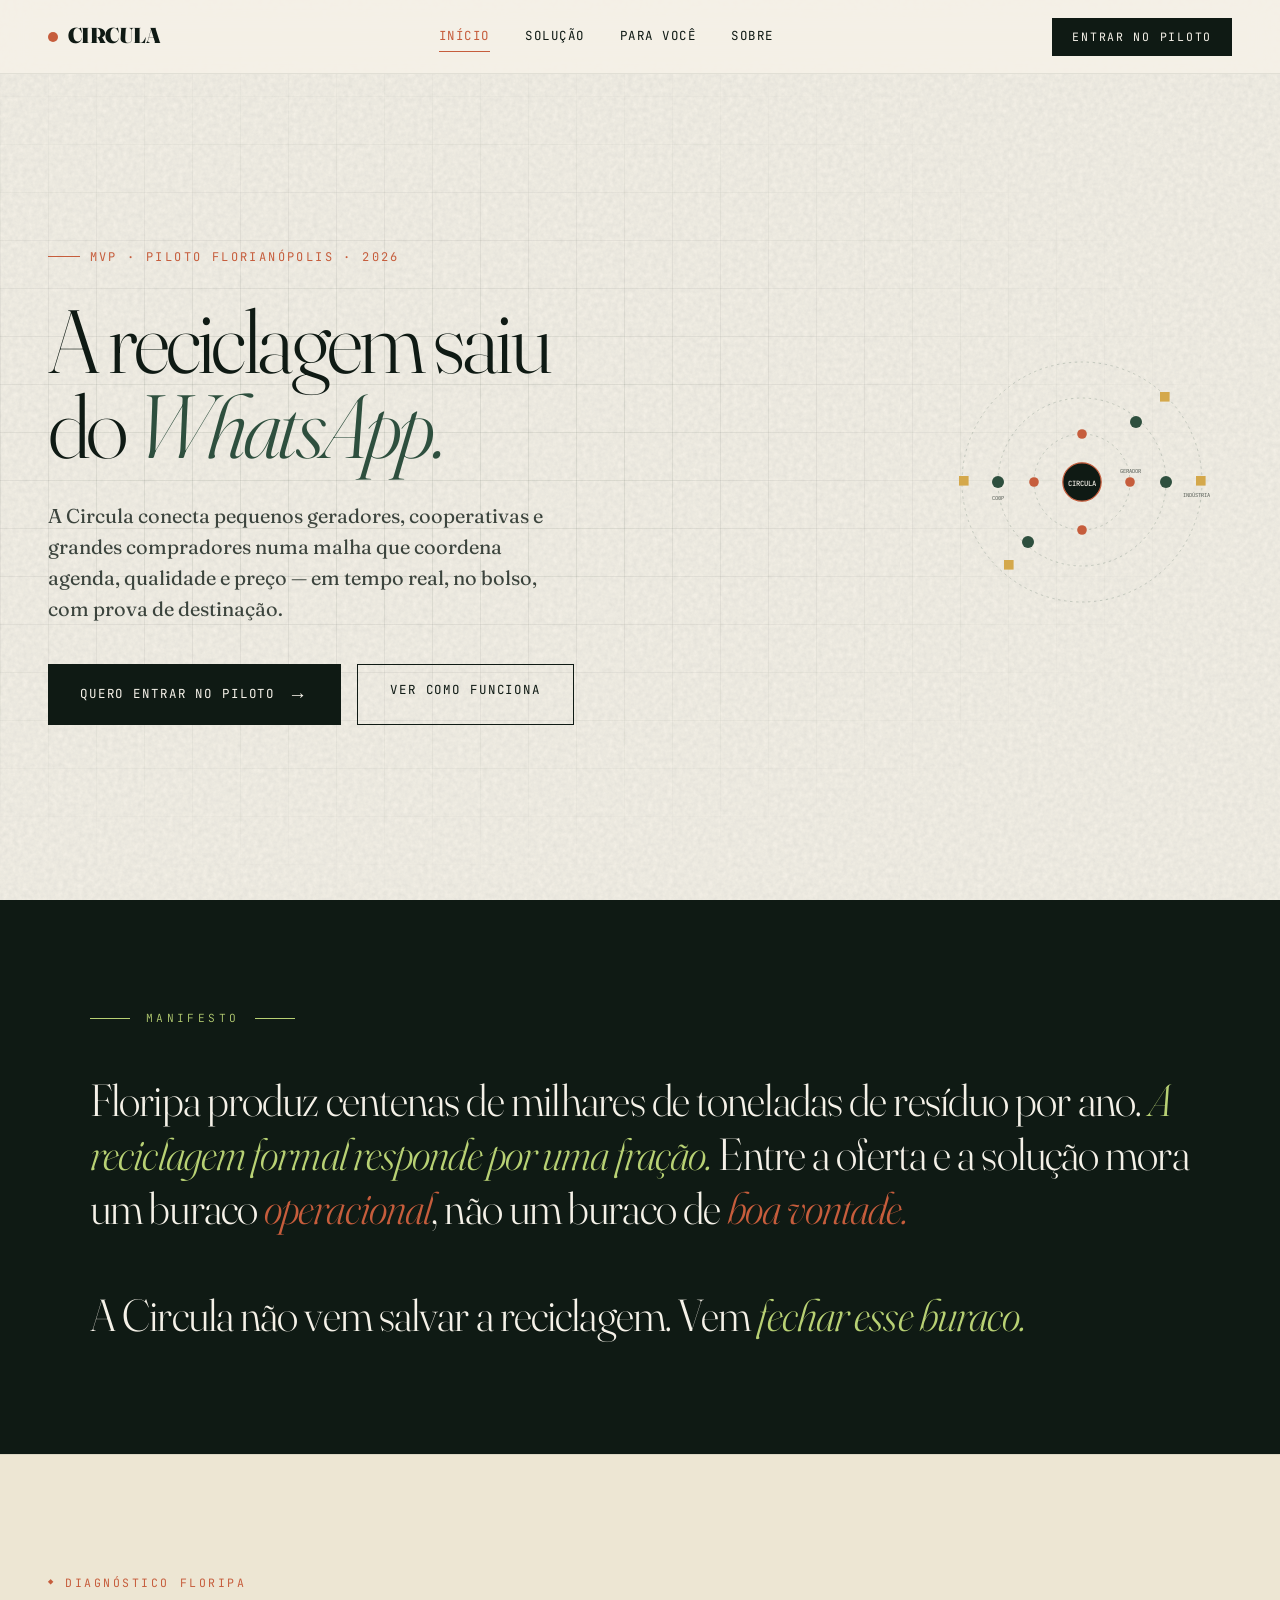
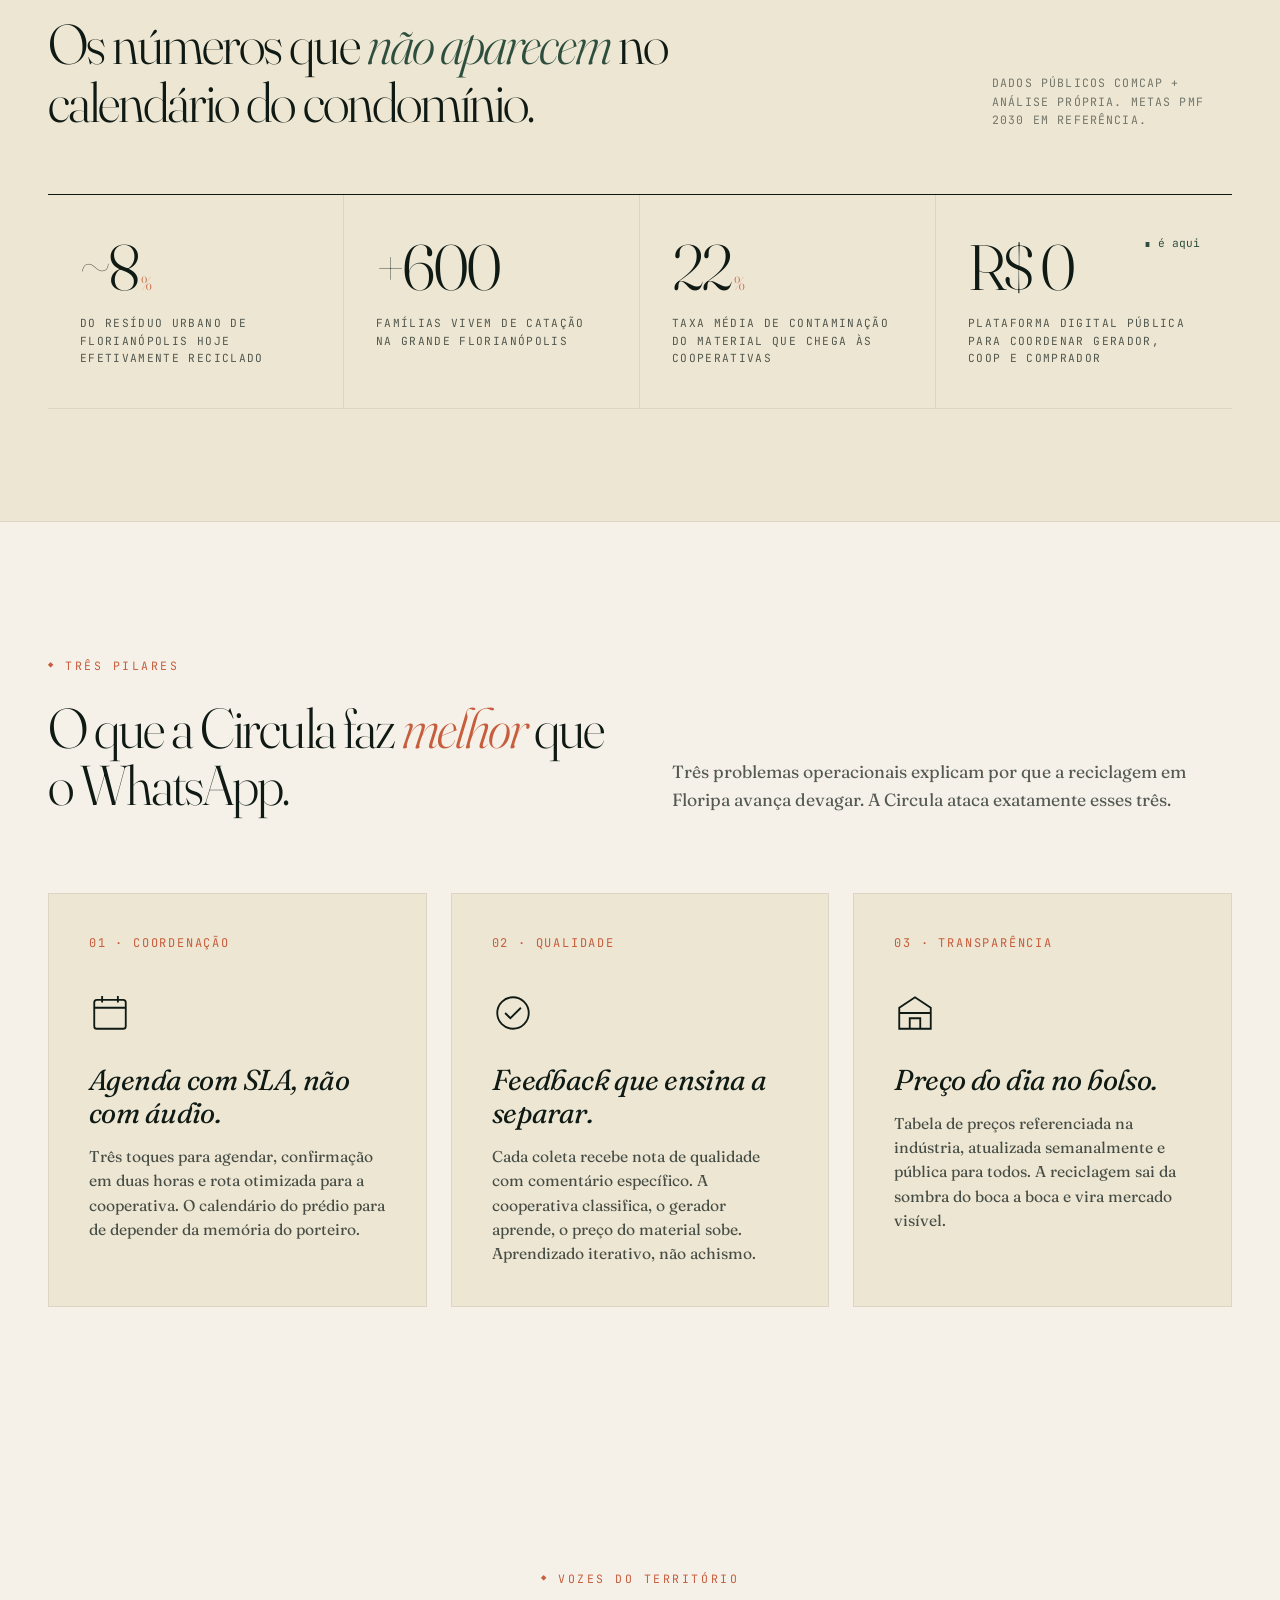
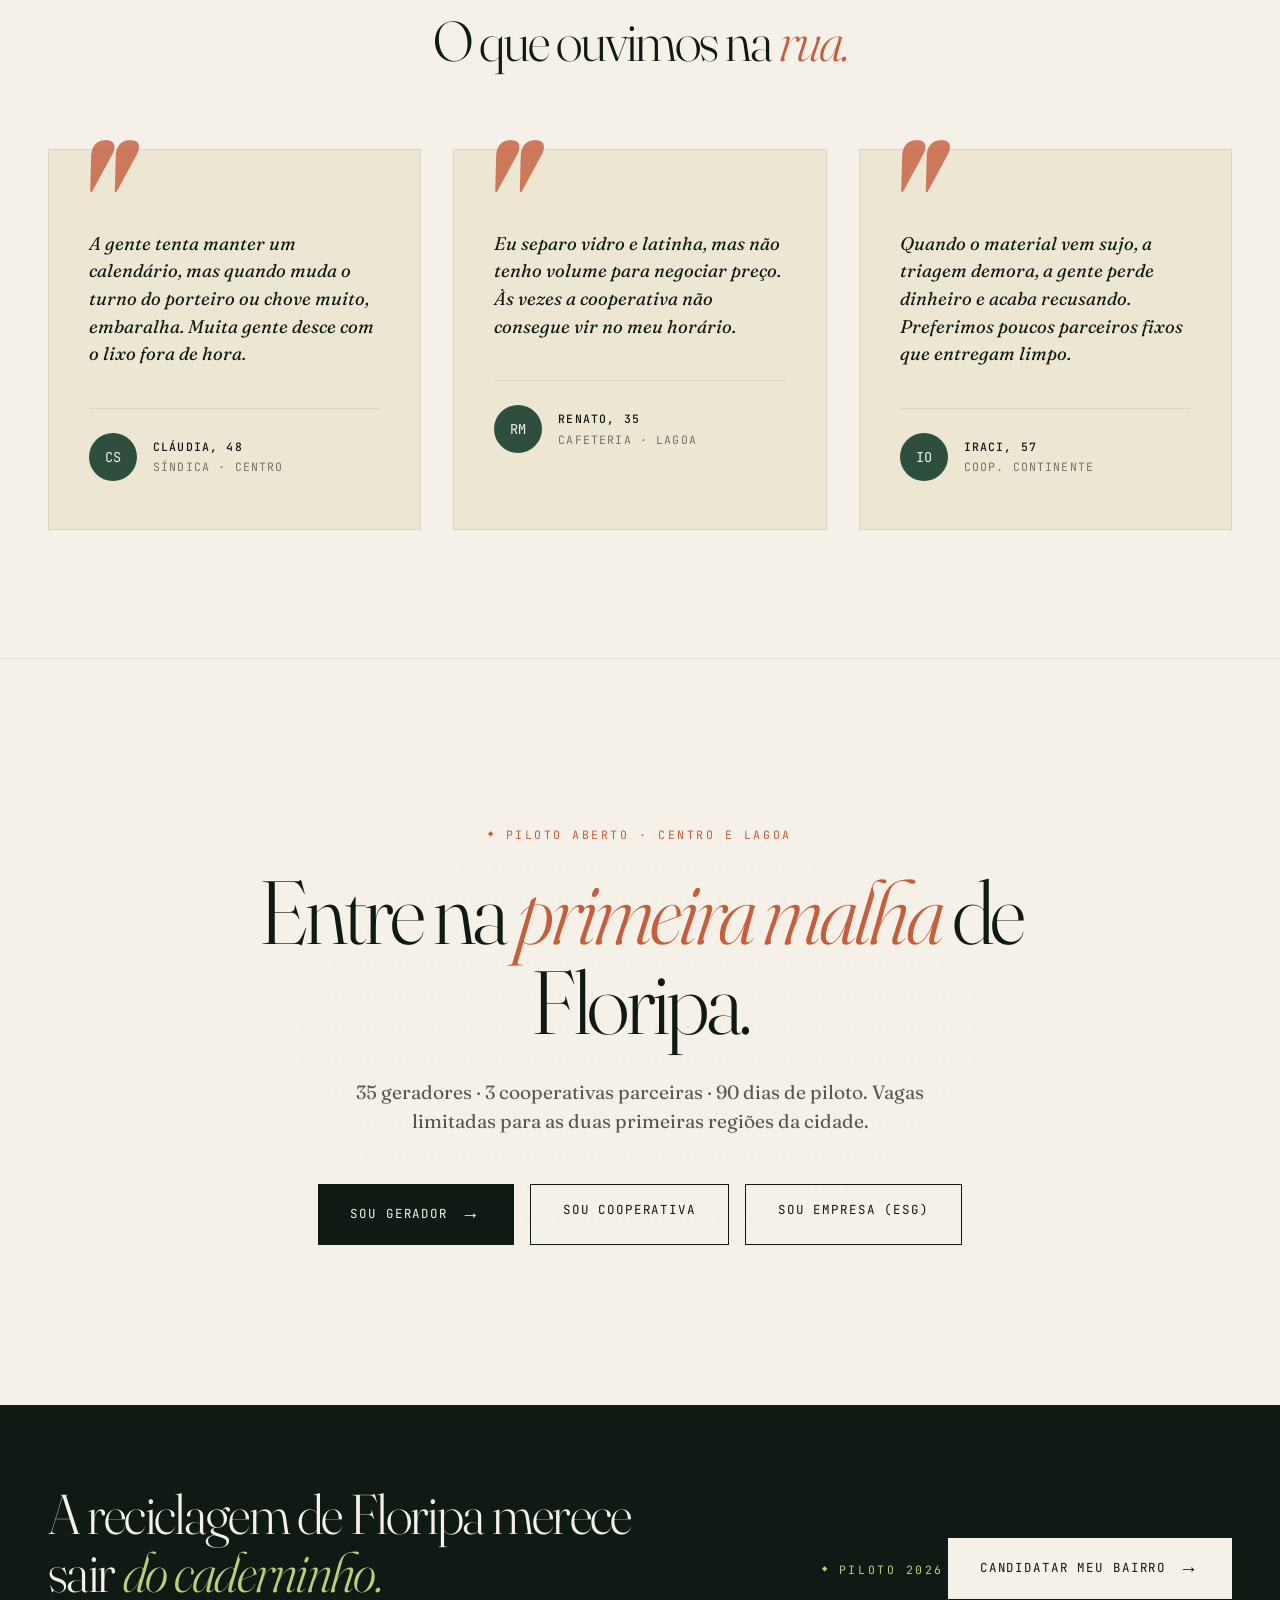
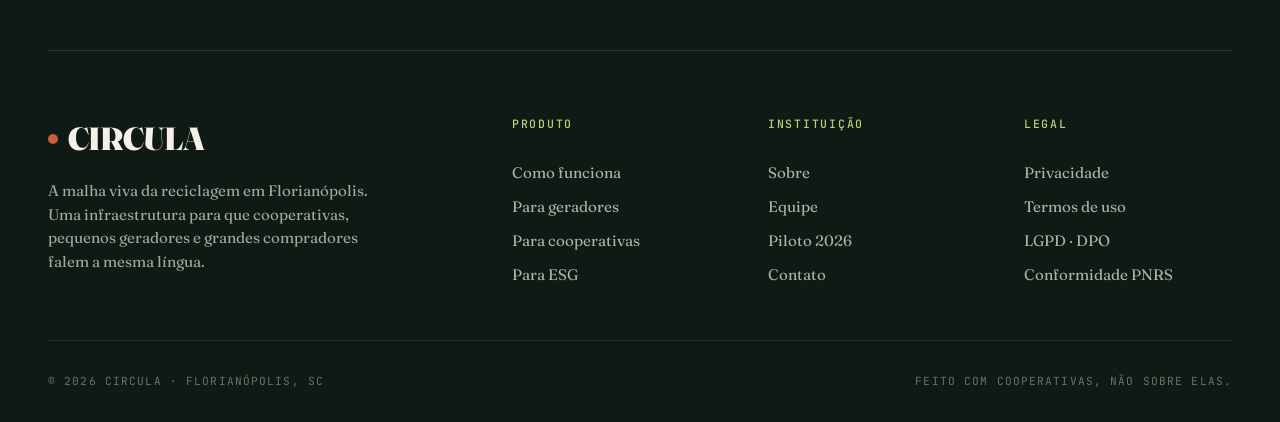
<file: index.html>
<!DOCTYPE html>
<html lang="pt-BR">
<head>
<meta charset="UTF-8">
<meta name="viewport" content="width=device-width, initial-scale=1.0">
<title>CIRCULA — a malha viva da reciclagem em Florianópolis</title>
<meta name="description" content="Plataforma que conecta pequenos geradores, cooperativas e grandes compradores numa malha coordenada. Tire a reciclagem do WhatsApp.">
<link rel="preconnect" href="https://fonts.googleapis.com">
<link rel="preconnect" href="https://fonts.gstatic.com" crossorigin>
<link href="https://fonts.googleapis.com/css2?family=Fraunces:ital,opsz,wght@0,9..144,300;0,9..144,400;0,9..144,500;0,9..144,700;0,9..144,900;1,9..144,400&family=JetBrains+Mono:wght@400;500&display=swap" rel="stylesheet">
<link rel="stylesheet" href="styles.css">
<style>
/* ============ HERO HOME ============ */
.hero {
  min-height: 100vh;
  padding: 8rem 3rem 4rem;
  position: relative;
  display: grid;
  grid-template-columns: 1fr 1fr;
  gap: 4rem;
  align-items: center;
}
.hero-grid-bg {
  position: absolute; inset: 0; z-index: 0; pointer-events: none;
  background-image:
    linear-gradient(var(--grid) 1px, transparent 1px),
    linear-gradient(90deg, var(--grid) 1px, transparent 1px);
  background-size: 48px 48px;
  mask-image: radial-gradient(ellipse at 30% 50%, black 20%, transparent 70%);
}
.hero-content { position: relative; z-index: 2; }
.hero-tag {
  font-family: 'JetBrains Mono', monospace;
  font-size: 0.75rem; text-transform: uppercase; letter-spacing: 0.2em;
  color: var(--clay); margin-bottom: 2rem;
  display: inline-flex; align-items: center; gap: 0.6rem;
}
.hero-tag::before { content: ''; width: 32px; height: 1px; background: var(--clay); }
h1.hero-title {
  font-size: clamp(3rem, 7vw, 6.5rem);
  line-height: 0.95;
  font-weight: 300;
  font-variation-settings: "opsz" 144, "wght" 300;
  letter-spacing: -0.04em;
  margin-bottom: 2rem;
}
h1.hero-title em { font-style: italic; color: var(--moss); font-weight: 400; }
.hero-sub {
  font-size: 1.25rem;
  line-height: 1.55;
  max-width: 520px;
  margin-bottom: 2.5rem;
  color: rgba(15,26,20,0.8);
}
.hero-actions { display: flex; gap: 1rem; flex-wrap: wrap; }

.hero-visual {
  position: relative; z-index: 2;
  aspect-ratio: 1;
  max-width: 560px;
  margin-left: auto;
}
.orbit-svg { width: 100%; height: 100%; }
.orbit-line {
  stroke-dasharray: 4 6;
  animation: rotate 60s linear infinite;
  transform-origin: center;
}
@keyframes rotate { to { transform: rotate(360deg); } }
.orbit-dot { animation: pulse-dot 3s ease-in-out infinite; }
@keyframes pulse-dot {
  0%, 100% { r: 8; opacity: 1; }
  50% { r: 12; opacity: 0.7; }
}

/* ============ MANIFESTO ============ */
.manifesto {
  background: var(--ink); color: var(--paper);
  padding: 7rem 3rem;
  position: relative; overflow: hidden;
}
.manifesto-inner {
  max-width: 1100px; margin: 0 auto;
  font-size: clamp(1.8rem, 3.5vw, 3.2rem);
  line-height: 1.2;
  font-weight: 300;
  font-variation-settings: "opsz" 144, "wght" 300;
  letter-spacing: -0.02em;
}
.manifesto-inner em { color: var(--lime); font-style: italic; }
.manifesto-inner .highlight { color: var(--clay); font-style: italic; }
.manifesto-mark {
  font-family: 'JetBrains Mono', monospace;
  font-size: 0.7rem;
  text-transform: uppercase;
  letter-spacing: 0.3em;
  color: var(--lime);
  margin-bottom: 3rem;
  display: flex; align-items: center; gap: 1rem;
}
.manifesto-mark::before, .manifesto-mark::after { content:''; width:40px; height:1px; background: var(--lime); }

/* ============ NUMBERS ============ */
.numbers {
  padding: 7rem 3rem;
  background: var(--paper-2);
  border-top: 1px solid var(--grid);
  border-bottom: 1px solid var(--grid);
}
.numbers-header {
  max-width: 1300px; margin: 0 auto 4rem;
  display: flex; justify-content: space-between; align-items: flex-end; gap: 2rem;
  flex-wrap: wrap;
}
.numbers-title { max-width: 720px; }
.numbers-note {
  font-family: 'JetBrains Mono', monospace;
  font-size: 0.72rem;
  text-transform: uppercase;
  letter-spacing: 0.1em;
  color: rgba(15,26,20,0.55);
  max-width: 240px;
  line-height: 1.6;
}
.numbers-grid {
  max-width: 1300px; margin: 0 auto;
  display: grid;
  grid-template-columns: repeat(4, 1fr);
  gap: 0;
  border-top: 1px solid var(--ink);
}
.metric {
  padding: 2.5rem 2rem;
  border-right: 1px solid var(--grid);
  border-bottom: 1px solid var(--grid);
  position: relative;
}
.metric:last-child { border-right: none; }
.metric-value {
  font-size: clamp(3rem, 5vw, 4.5rem);
  line-height: 1;
  font-weight: 300;
  font-variation-settings: "opsz" 144, "wght" 300;
  letter-spacing: -0.04em;
  margin-bottom: 1rem;
}
.metric-value .unit {
  font-size: 1.2rem;
  color: var(--clay);
  font-weight: 400;
  margin-left: 0.2rem;
}
.metric-label {
  font-family: 'JetBrains Mono', monospace;
  font-size: 0.7rem;
  text-transform: uppercase;
  letter-spacing: 0.12em;
  color: rgba(15,26,20,0.7);
  line-height: 1.6;
}
.metric-delta {
  position: absolute; top: 2.5rem; right: 2rem;
  font-family: 'JetBrains Mono', monospace;
  font-size: 0.7rem;
  color: var(--moss);
}

/* ============ THREE PILLARS (substituindo cards genéricos) ============ */
.pillars {
  padding: 8rem 3rem;
  max-width: 1400px; margin: 0 auto;
}
.pillars-head {
  display: grid;
  grid-template-columns: 1fr 1fr;
  gap: 4rem;
  margin-bottom: 5rem;
  align-items: end;
}
.pillars-title em { font-style: italic; color: var(--clay); }
.pillars-intro {
  font-size: 1.1rem;
  line-height: 1.55;
  color: rgba(15,26,20,0.7);
}

.pillars-grid {
  display: grid;
  grid-template-columns: repeat(3, 1fr);
  gap: 1.5rem;
}
.pillar {
  background: var(--paper-2);
  padding: 2.5rem;
  position: relative;
  border: 1px solid var(--grid);
  transition: all .4s cubic-bezier(.2,.8,.2,1);
  min-height: 400px;
  display: flex; flex-direction: column;
}
.pillar:hover { background: var(--ink); color: var(--paper); transform: translateY(-6px); }
.pillar:hover .pillar-num { color: var(--gold); }
.pillar:hover .pillar-icon svg { stroke: var(--lime); }
.pillar-num {
  font-family: 'JetBrains Mono', monospace;
  font-size: 0.75rem;
  letter-spacing: 0.15em;
  color: var(--clay);
  margin-bottom: 2.5rem;
  transition: color .4s;
}
.pillar-icon { margin-bottom: 1.8rem; }
.pillar-icon svg { width: 42px; height: 42px; stroke: var(--ink); stroke-width: 1.4; fill: none; transition: stroke .4s; }
.pillar:hover .pillar-icon svg { stroke: var(--lime); }
.pillar-title {
  font-size: 1.8rem;
  line-height: 1.15;
  font-weight: 400;
  font-style: italic;
  margin-bottom: 1rem;
  letter-spacing: -0.02em;
}
.pillar-text {
  font-size: 0.98rem;
  line-height: 1.55;
  color: rgba(15,26,20,0.75);
}
.pillar:hover .pillar-text { color: rgba(245,241,232,0.75); }

/* ============ VOICES ============ */
.voices {
  padding: 8rem 3rem;
  max-width: 1300px; margin: 0 auto;
  background: var(--paper);
}
.voices-head { text-align: center; margin-bottom: 5rem; }
.voices-title em { font-style: italic; color: var(--clay); }
.voices-grid {
  display: grid;
  grid-template-columns: repeat(3, 1fr);
  gap: 2rem;
}
.voice {
  background: var(--paper-2);
  padding: 3rem 2.5rem;
  position: relative;
  border: 1px solid var(--grid);
}
.voice::before {
  content: '"';
  font-size: 8rem;
  line-height: 1;
  color: var(--clay);
  font-weight: 900;
  position: absolute;
  top: -1rem; left: 1.5rem;
  font-style: italic;
  opacity: 0.8;
}
.voice-text {
  font-size: 1.15rem;
  line-height: 1.5;
  font-style: italic;
  margin: 2rem 0 2.5rem;
  font-weight: 400;
  position: relative;
}
.voice-author {
  border-top: 1px solid var(--grid);
  padding-top: 1.5rem;
  display: flex; align-items: center; gap: 1rem;
}
.voice-avatar {
  width: 48px; height: 48px;
  border-radius: 50%;
  background: var(--moss);
  color: var(--paper);
  display: flex; align-items: center; justify-content: center;
  font-family: 'JetBrains Mono', monospace;
  font-size: 0.85rem;
}
.voice-meta {
  font-family: 'JetBrains Mono', monospace;
  font-size: 0.72rem;
  text-transform: uppercase;
  letter-spacing: 0.1em;
}
.voice-meta strong { display: block; font-weight: 500; color: var(--ink); margin-bottom: 0.2rem; }
.voice-meta span { color: rgba(15,26,20,0.55); }

/* ============ CTA FINAL ============ */
.cta-final {
  padding: 10rem 3rem;
  background: var(--paper);
  text-align: center;
  position: relative;
  border-top: 1px solid var(--grid);
}
.cta-final::before {
  content: '';
  position: absolute; inset: 0;
  background-image: radial-gradient(circle at 50% 50%, var(--lime) 1px, transparent 1.5px);
  background-size: 32px 32px;
  opacity: 0.3;
  mask-image: radial-gradient(ellipse at center, black 0%, transparent 70%);
}
.cta-inner { position: relative; z-index: 2; max-width: 900px; margin: 0 auto; }
.cta-title {
  font-size: clamp(3rem, 7vw, 6rem);
  line-height: 1;
  font-weight: 300;
  font-variation-settings: "opsz" 144, "wght" 300;
  letter-spacing: -0.04em;
  margin-bottom: 2rem;
}
.cta-title em { font-style: italic; color: var(--clay); }
.cta-sub {
  font-size: 1.2rem;
  color: rgba(15,26,20,0.7);
  margin-bottom: 3rem;
  max-width: 600px;
  margin-left: auto; margin-right: auto;
}
.cta-options { display: flex; gap: 1rem; justify-content: center; flex-wrap: wrap; }

@media (max-width: 960px) {
  .hero { grid-template-columns: 1fr; padding: 7rem 1.5rem 3rem; gap: 3rem; }
  .hero-visual { max-width: 400px; margin: 0 auto; }
  .numbers, .pillars, .voices, .cta-final, .manifesto { padding: 5rem 1.5rem; }
  .numbers-grid { grid-template-columns: repeat(2, 1fr); }
  .metric { border-right: 1px solid var(--grid); }
  .metric:nth-child(2n) { border-right: none; }
  .pillars-grid, .voices-grid { grid-template-columns: 1fr; }
  .pillars-head { grid-template-columns: 1fr; gap: 2rem; }
}
</style>
</head>
<body>

<!-- NAV -->
<nav class="main-nav">
  <a href="index.html" class="logo">
    <span class="logo-dot"></span>
    CIRCULA
  </a>
  <div class="nav-links" id="navLinks">
    <a href="index.html" class="active">Início</a>
    <a href="solucao.html">Solução</a>
    <a href="para-voce.html">Para você</a>
    <a href="sobre.html">Sobre</a>
  </div>
  <a href="sobre.html#piloto" class="nav-cta">Entrar no piloto</a>
  <button class="nav-toggle" onclick="document.getElementById('navLinks').classList.toggle('open')" aria-label="Menu">
    <span></span><span></span><span></span>
  </button>
</nav>

<!-- HERO -->
<section class="hero">
  <div class="hero-grid-bg"></div>
  <div class="hero-content">
    <div class="hero-tag">MVP · Piloto Florianópolis · 2026</div>
    <h1 class="hero-title">A reciclagem saiu<br>do <em>WhatsApp.</em></h1>
    <p class="hero-sub">A Circula conecta pequenos geradores, cooperativas e grandes compradores numa malha que coordena agenda, qualidade e preço — em tempo real, no bolso, com prova de destinação.</p>
    <div class="hero-actions">
      <a href="sobre.html#piloto" class="btn-primary">Quero entrar no piloto</a>
      <a href="solucao.html" class="btn-ghost">Ver como funciona</a>
    </div>
  </div>

  <div class="hero-visual">
    <svg class="orbit-svg" viewBox="0 0 500 500" xmlns="http://www.w3.org/2000/svg">
      <g class="orbit-line" stroke="#2E4F3E" stroke-width="1" fill="none" opacity="0.35">
        <circle cx="250" cy="250" r="80"/>
        <circle cx="250" cy="250" r="140"/>
        <circle cx="250" cy="250" r="200"/>
      </g>
      <circle cx="250" cy="250" r="32" fill="#0F1A14"/>
      <circle cx="250" cy="250" r="32" fill="none" stroke="#C65D3C" stroke-width="2"/>
      <text x="250" y="256" text-anchor="middle" fill="#F5F1E8" font-family="JetBrains Mono" font-size="12" font-weight="500">CIRCULA</text>

      <g>
        <circle class="orbit-dot" cx="330" cy="250" r="8" fill="#C65D3C"/>
        <circle class="orbit-dot" cx="250" cy="170" r="8" fill="#C65D3C" style="animation-delay:.5s"/>
        <circle class="orbit-dot" cx="170" cy="250" r="8" fill="#C65D3C" style="animation-delay:1s"/>
        <circle class="orbit-dot" cx="250" cy="330" r="8" fill="#C65D3C" style="animation-delay:1.5s"/>
      </g>

      <g>
        <circle class="orbit-dot" cx="390" cy="250" r="10" fill="#2E4F3E" style="animation-delay:.3s"/>
        <circle class="orbit-dot" cx="340" cy="150" r="10" fill="#2E4F3E" style="animation-delay:.8s"/>
        <circle class="orbit-dot" cx="160" cy="350" r="10" fill="#2E4F3E" style="animation-delay:1.3s"/>
        <circle class="orbit-dot" cx="110" cy="250" r="10" fill="#2E4F3E" style="animation-delay:1.8s"/>
      </g>

      <g>
        <rect class="orbit-dot" x="440" y="240" width="16" height="16" fill="#D4A84B" style="animation-delay:.7s"/>
        <rect class="orbit-dot" x="380" y="100" width="16" height="16" fill="#D4A84B" style="animation-delay:1.2s"/>
        <rect class="orbit-dot" x="120" y="380" width="16" height="16" fill="#D4A84B" style="animation-delay:.2s"/>
        <rect class="orbit-dot" x="45" y="240" width="16" height="16" fill="#D4A84B" style="animation-delay:1.7s"/>
      </g>

      <g font-family="JetBrains Mono" font-size="9" fill="#0F1A14">
        <text x="330" y="235" text-anchor="middle" opacity="0.65">GERADOR</text>
        <text x="440" y="275" text-anchor="middle" opacity="0.65">INDÚSTRIA</text>
        <text x="110" y="280" text-anchor="middle" opacity="0.65">COOP</text>
      </g>
    </svg>
  </div>
</section>

<!-- MANIFESTO -->
<section class="manifesto">
  <div class="manifesto-inner">
    <div class="manifesto-mark">Manifesto</div>
    <p>Floripa produz centenas de milhares de toneladas de resíduo por ano. <em>A reciclagem formal responde por uma fração.</em> Entre a oferta e a solução mora um buraco <span class="highlight">operacional</span>, não um buraco de <span class="highlight">boa vontade.</span></p>
    <br>
    <p>A Circula não vem salvar a reciclagem. Vem <em>fechar esse buraco.</em></p>
  </div>
</section>

<!-- NUMBERS -->
<section class="numbers">
  <div class="numbers-header">
    <div>
      <span class="section-label">Diagnóstico Floripa</span>
      <h2 class="title-lg numbers-title">Os números que <em class="accent-moss">não aparecem</em> no calendário do condomínio.</h2>
    </div>
    <p class="numbers-note">Dados públicos Comcap + análise própria. Metas PMF 2030 em referência.</p>
  </div>

  <div class="numbers-grid">
    <div class="metric">
      <div class="metric-value">~8<span class="unit">%</span></div>
      <div class="metric-label">Do resíduo urbano de Florianópolis hoje efetivamente reciclado</div>
    </div>
    <div class="metric">
      <div class="metric-value">+600</div>
      <div class="metric-label">Famílias vivem de catação na Grande Florianópolis</div>
    </div>
    <div class="metric">
      <div class="metric-value">22<span class="unit">%</span></div>
      <div class="metric-label">Taxa média de contaminação do material que chega às cooperativas</div>
    </div>
    <div class="metric">
      <div class="metric-value">R$ 0</div>
      <div class="metric-label">Plataforma digital pública para coordenar gerador, coop e comprador</div>
      <div class="metric-delta">∎ é aqui</div>
    </div>
  </div>
</section>

<!-- THREE PILLARS -->
<section class="pillars">
  <div class="pillars-head">
    <div>
      <span class="section-label">Três pilares</span>
      <h2 class="title-lg pillars-title">O que a Circula faz <em>melhor</em> que o WhatsApp.</h2>
    </div>
    <p class="pillars-intro">Três problemas operacionais explicam por que a reciclagem em Floripa avança devagar. A Circula ataca exatamente esses três.</p>
  </div>

  <div class="pillars-grid">
    <div class="pillar">
      <div class="pillar-num">01 · COORDENAÇÃO</div>
      <div class="pillar-icon">
        <svg viewBox="0 0 32 32"><rect x="4" y="6" width="24" height="22" rx="2"/><path d="M4 12h24M10 3v5M22 3v5"/></svg>
      </div>
      <h3 class="pillar-title">Agenda com SLA, não com áudio.</h3>
      <p class="pillar-text">Três toques para agendar, confirmação em duas horas e rota otimizada para a cooperativa. O calendário do prédio para de depender da memória do porteiro.</p>
    </div>

    <div class="pillar">
      <div class="pillar-num">02 · QUALIDADE</div>
      <div class="pillar-icon">
        <svg viewBox="0 0 32 32"><circle cx="16" cy="16" r="12"/><path d="M10 16l4 4 8-8"/></svg>
      </div>
      <h3 class="pillar-title">Feedback que ensina a separar.</h3>
      <p class="pillar-text">Cada coleta recebe nota de qualidade com comentário específico. A cooperativa classifica, o gerador aprende, o preço do material sobe. Aprendizado iterativo, não achismo.</p>
    </div>

    <div class="pillar">
      <div class="pillar-num">03 · TRANSPARÊNCIA</div>
      <div class="pillar-icon">
        <svg viewBox="0 0 32 32"><path d="M4 28V12l12-8 12 8v16H4z"/><path d="M12 28v-8h8v8M4 16h24"/></svg>
      </div>
      <h3 class="pillar-title">Preço do dia no bolso.</h3>
      <p class="pillar-text">Tabela de preços referenciada na indústria, atualizada semanalmente e pública para todos. A reciclagem sai da sombra do boca a boca e vira mercado visível.</p>
    </div>
  </div>
</section>

<!-- VOICES -->
<section class="voices">
  <div class="voices-head">
    <span class="section-label">Vozes do território</span>
    <h2 class="title-lg voices-title">O que ouvimos na <em class="accent-clay">rua.</em></h2>
  </div>

  <div class="voices-grid">
    <div class="voice">
      <p class="voice-text">A gente tenta manter um calendário, mas quando muda o turno do porteiro ou chove muito, embaralha. Muita gente desce com o lixo fora de hora.</p>
      <div class="voice-author">
        <div class="voice-avatar">CS</div>
        <div class="voice-meta">
          <strong>Cláudia, 48</strong>
          <span>Síndica · Centro</span>
        </div>
      </div>
    </div>

    <div class="voice">
      <p class="voice-text">Eu separo vidro e latinha, mas não tenho volume para negociar preço. Às vezes a cooperativa não consegue vir no meu horário.</p>
      <div class="voice-author">
        <div class="voice-avatar">RM</div>
        <div class="voice-meta">
          <strong>Renato, 35</strong>
          <span>Cafeteria · Lagoa</span>
        </div>
      </div>
    </div>

    <div class="voice">
      <p class="voice-text">Quando o material vem sujo, a triagem demora, a gente perde dinheiro e acaba recusando. Preferimos poucos parceiros fixos que entregam limpo.</p>
      <div class="voice-author">
        <div class="voice-avatar">IO</div>
        <div class="voice-meta">
          <strong>Iraci, 57</strong>
          <span>Coop. Continente</span>
        </div>
      </div>
    </div>
  </div>
</section>

<!-- CTA FINAL -->
<section class="cta-final">
  <div class="cta-inner">
    <span class="section-label">Piloto aberto · Centro e Lagoa</span>
    <h2 class="cta-title">Entre na <em>primeira malha</em> de Floripa.</h2>
    <p class="cta-sub">35 geradores · 3 cooperativas parceiras · 90 dias de piloto. Vagas limitadas para as duas primeiras regiões da cidade.</p>
    <div class="cta-options">
      <a href="para-voce.html#gerador" class="btn-primary">Sou gerador</a>
      <a href="para-voce.html#cooperativa" class="btn-ghost">Sou cooperativa</a>
      <a href="para-voce.html#esg" class="btn-ghost">Sou empresa (ESG)</a>
    </div>
  </div>
</section>

<!-- FOOTER -->
<footer class="main-footer">
  <div class="footer-top">
    <h3 class="footer-motto">A reciclagem de Floripa merece sair <em>do caderninho.</em></h3>
    <div class="footer-cta">
      <span class="section-label">Piloto 2026</span>
      <a href="sobre.html#piloto" class="btn-light">Candidatar meu bairro</a>
    </div>
  </div>

  <div class="footer-inner">
    <div class="footer-brand">
      <a href="index.html" class="logo"><span class="logo-dot"></span>CIRCULA</a>
      <p class="footer-tag">A malha viva da reciclagem em Florianópolis. Uma infraestrutura para que cooperativas, pequenos geradores e grandes compradores falem a mesma língua.</p>
    </div>
    <div class="footer-col">
      <h4>Produto</h4>
      <a href="solucao.html">Como funciona</a>
      <a href="para-voce.html#gerador">Para geradores</a>
      <a href="para-voce.html#cooperativa">Para cooperativas</a>
      <a href="para-voce.html#esg">Para ESG</a>
    </div>
    <div class="footer-col">
      <h4>Instituição</h4>
      <a href="sobre.html">Sobre</a>
      <a href="sobre.html#equipe">Equipe</a>
      <a href="sobre.html#piloto">Piloto 2026</a>
      <a href="sobre.html#contato">Contato</a>
    </div>
    <div class="footer-col">
      <h4>Legal</h4>
      <a href="#">Privacidade</a>
      <a href="#">Termos de uso</a>
      <a href="#">LGPD · DPO</a>
      <a href="#">Conformidade PNRS</a>
    </div>
  </div>
  <div class="footer-bottom">
    <span>© 2026 CIRCULA · Florianópolis, SC</span>
    <span>Feito com cooperativas, não sobre elas.</span>
  </div>
</footer>

<script>
const observer = new IntersectionObserver(entries => {
  entries.forEach(e => { if (e.isIntersecting) e.target.classList.add('visible'); });
}, { threshold: 0.1 });
document.querySelectorAll('.pillar, .voice, .metric').forEach(el => {
  el.classList.add('reveal');
  observer.observe(el);
});
</script>
</body>
</html>
</file>
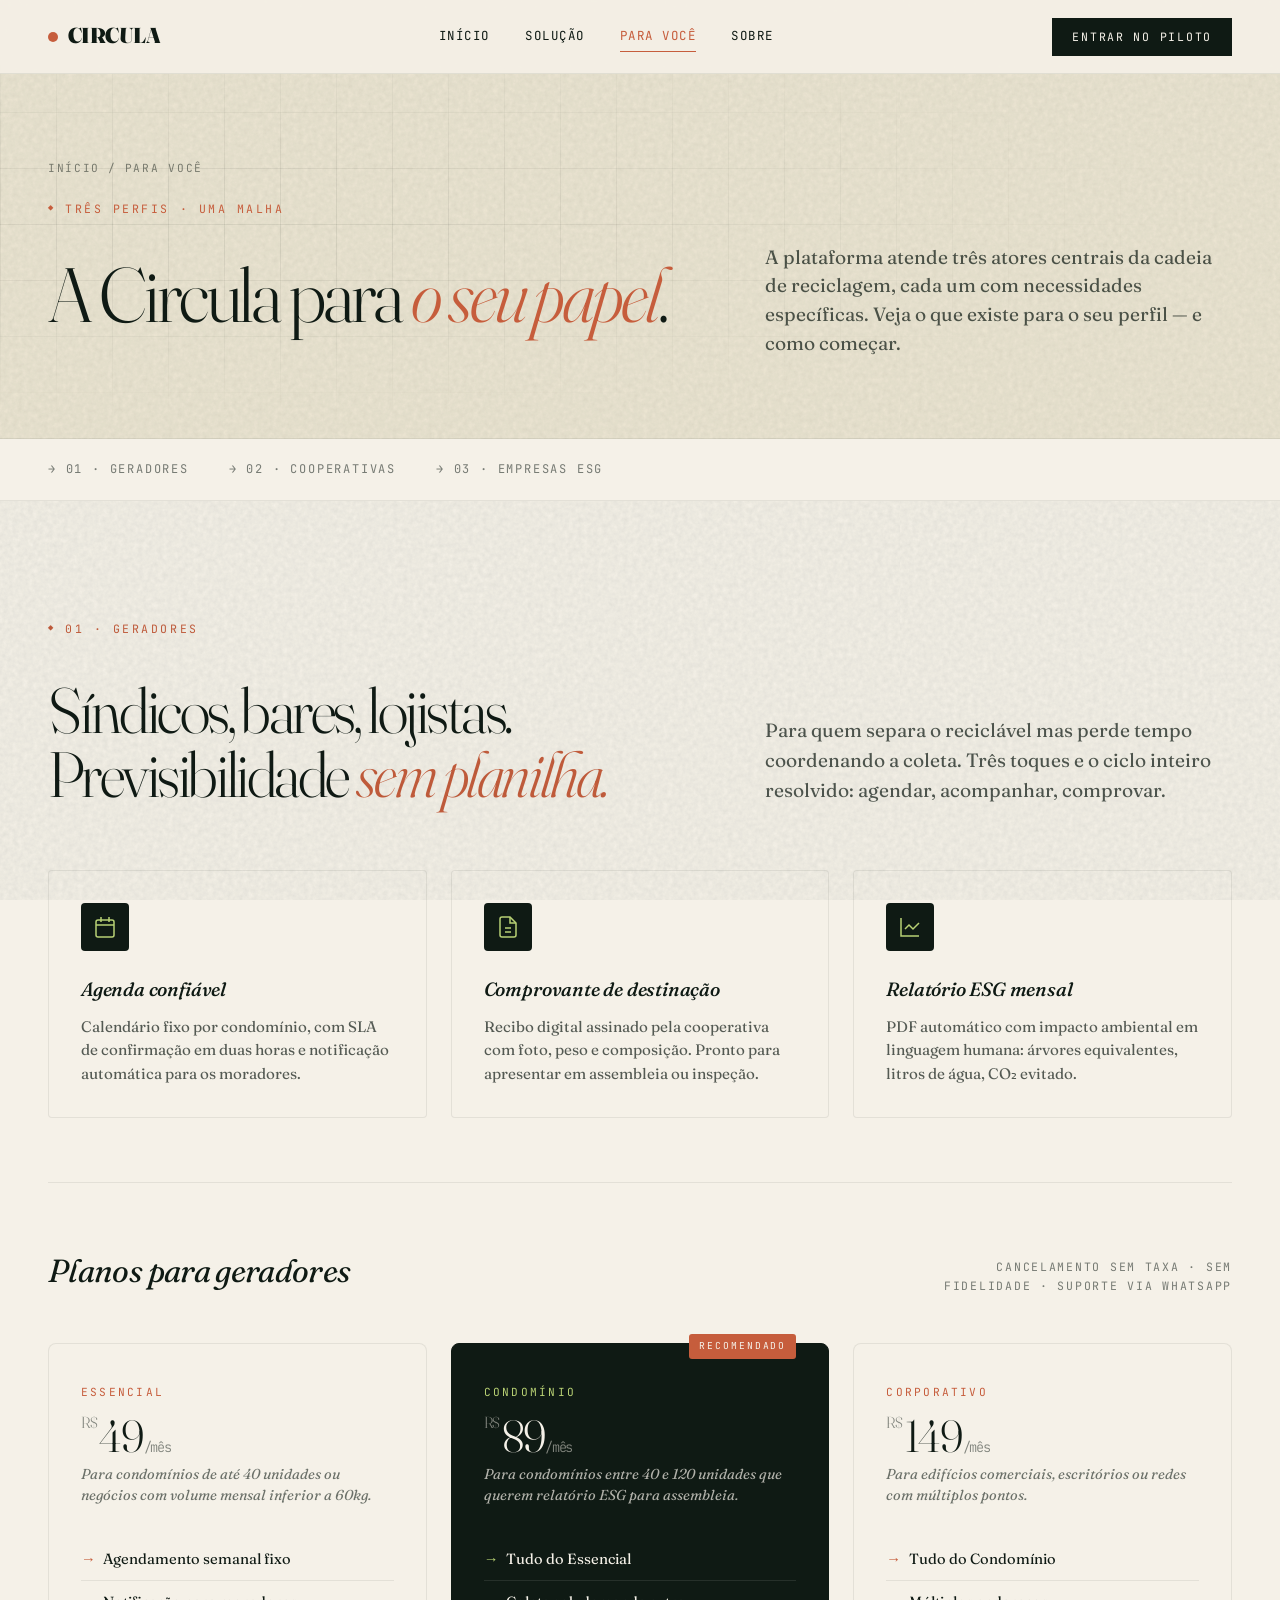
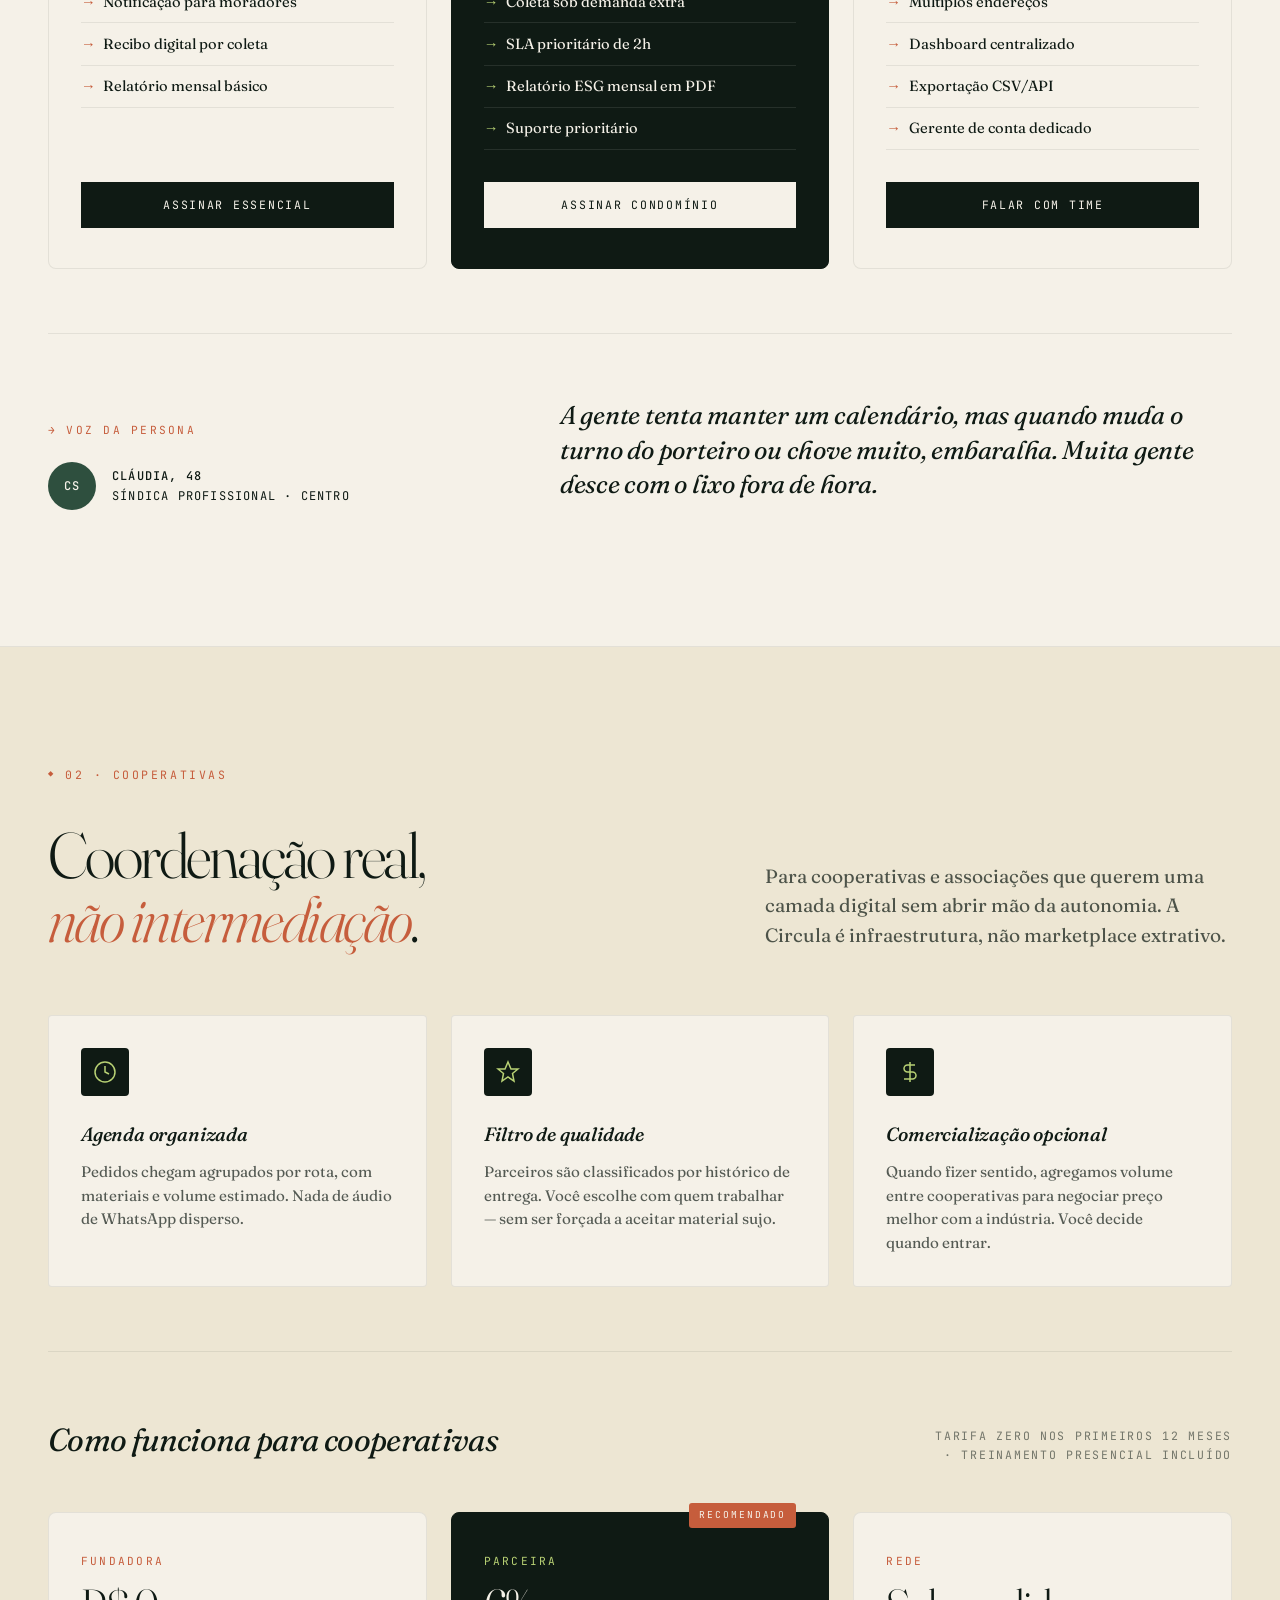
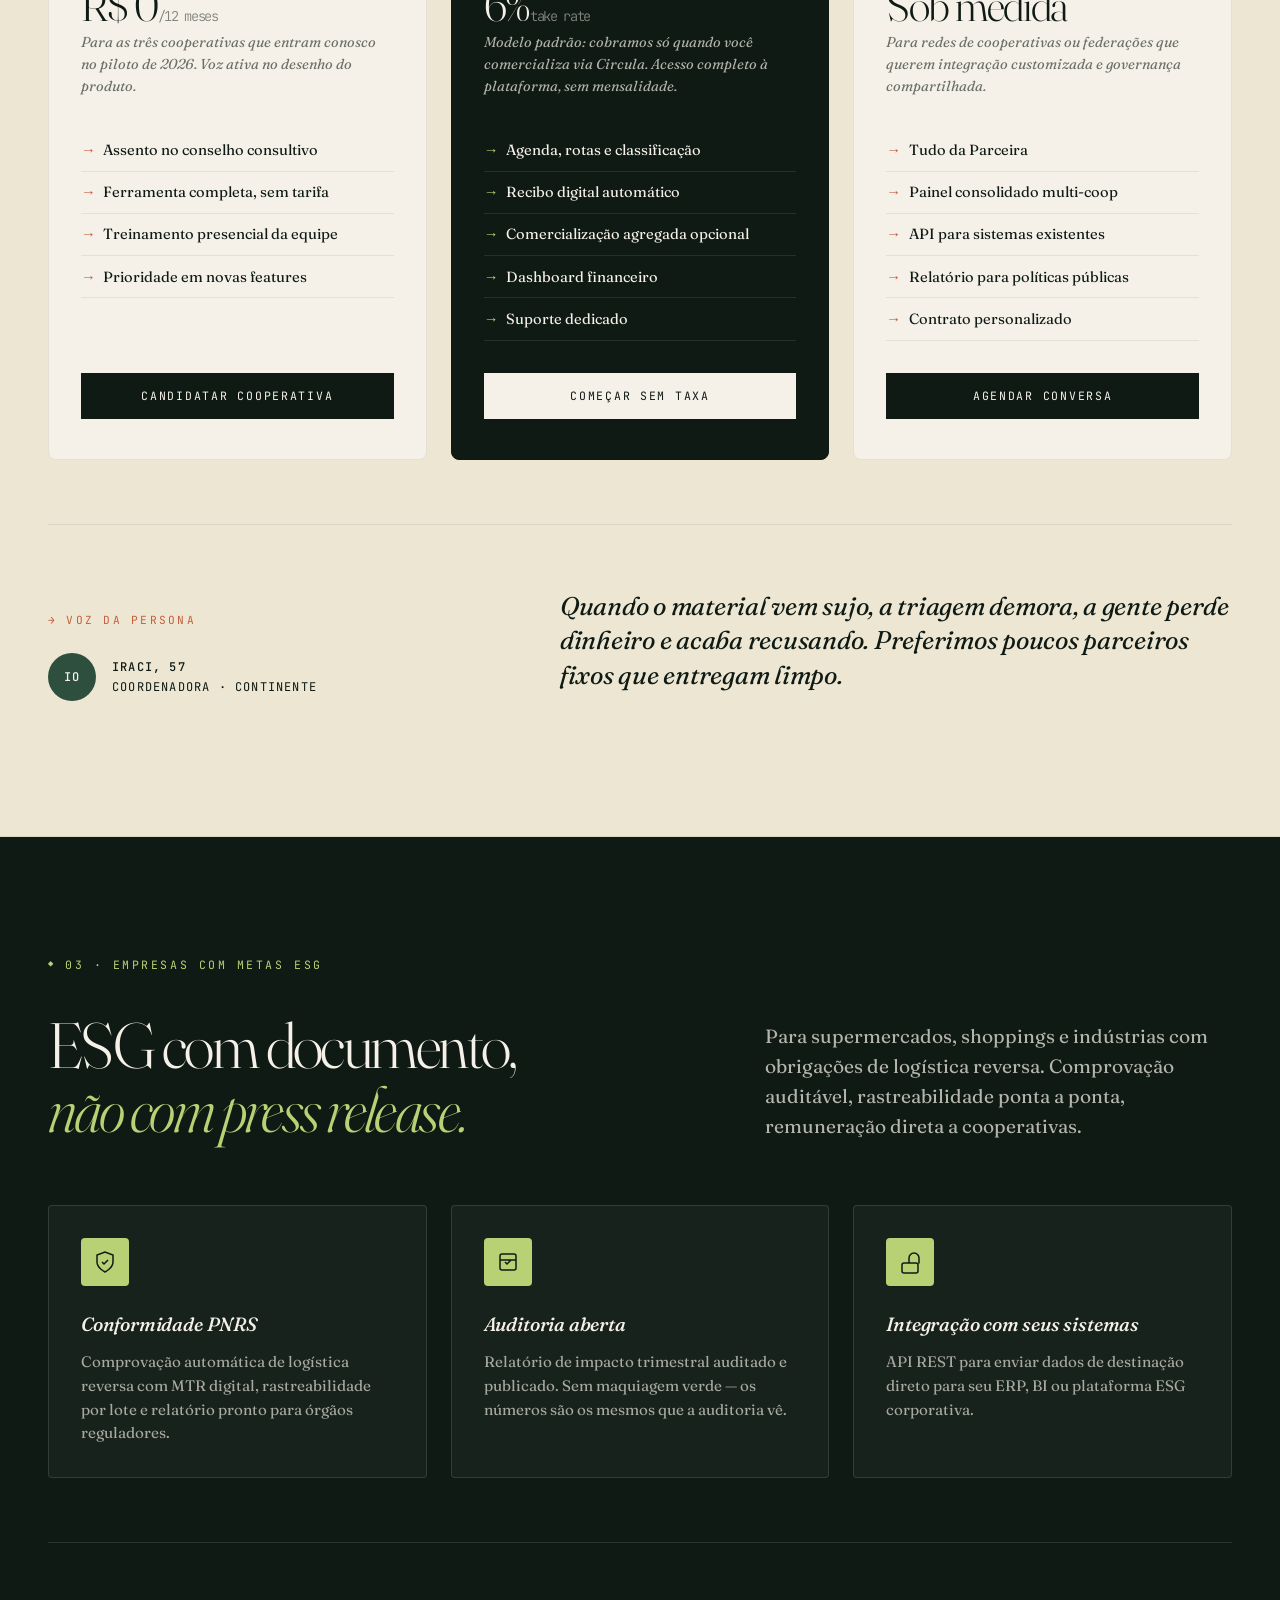
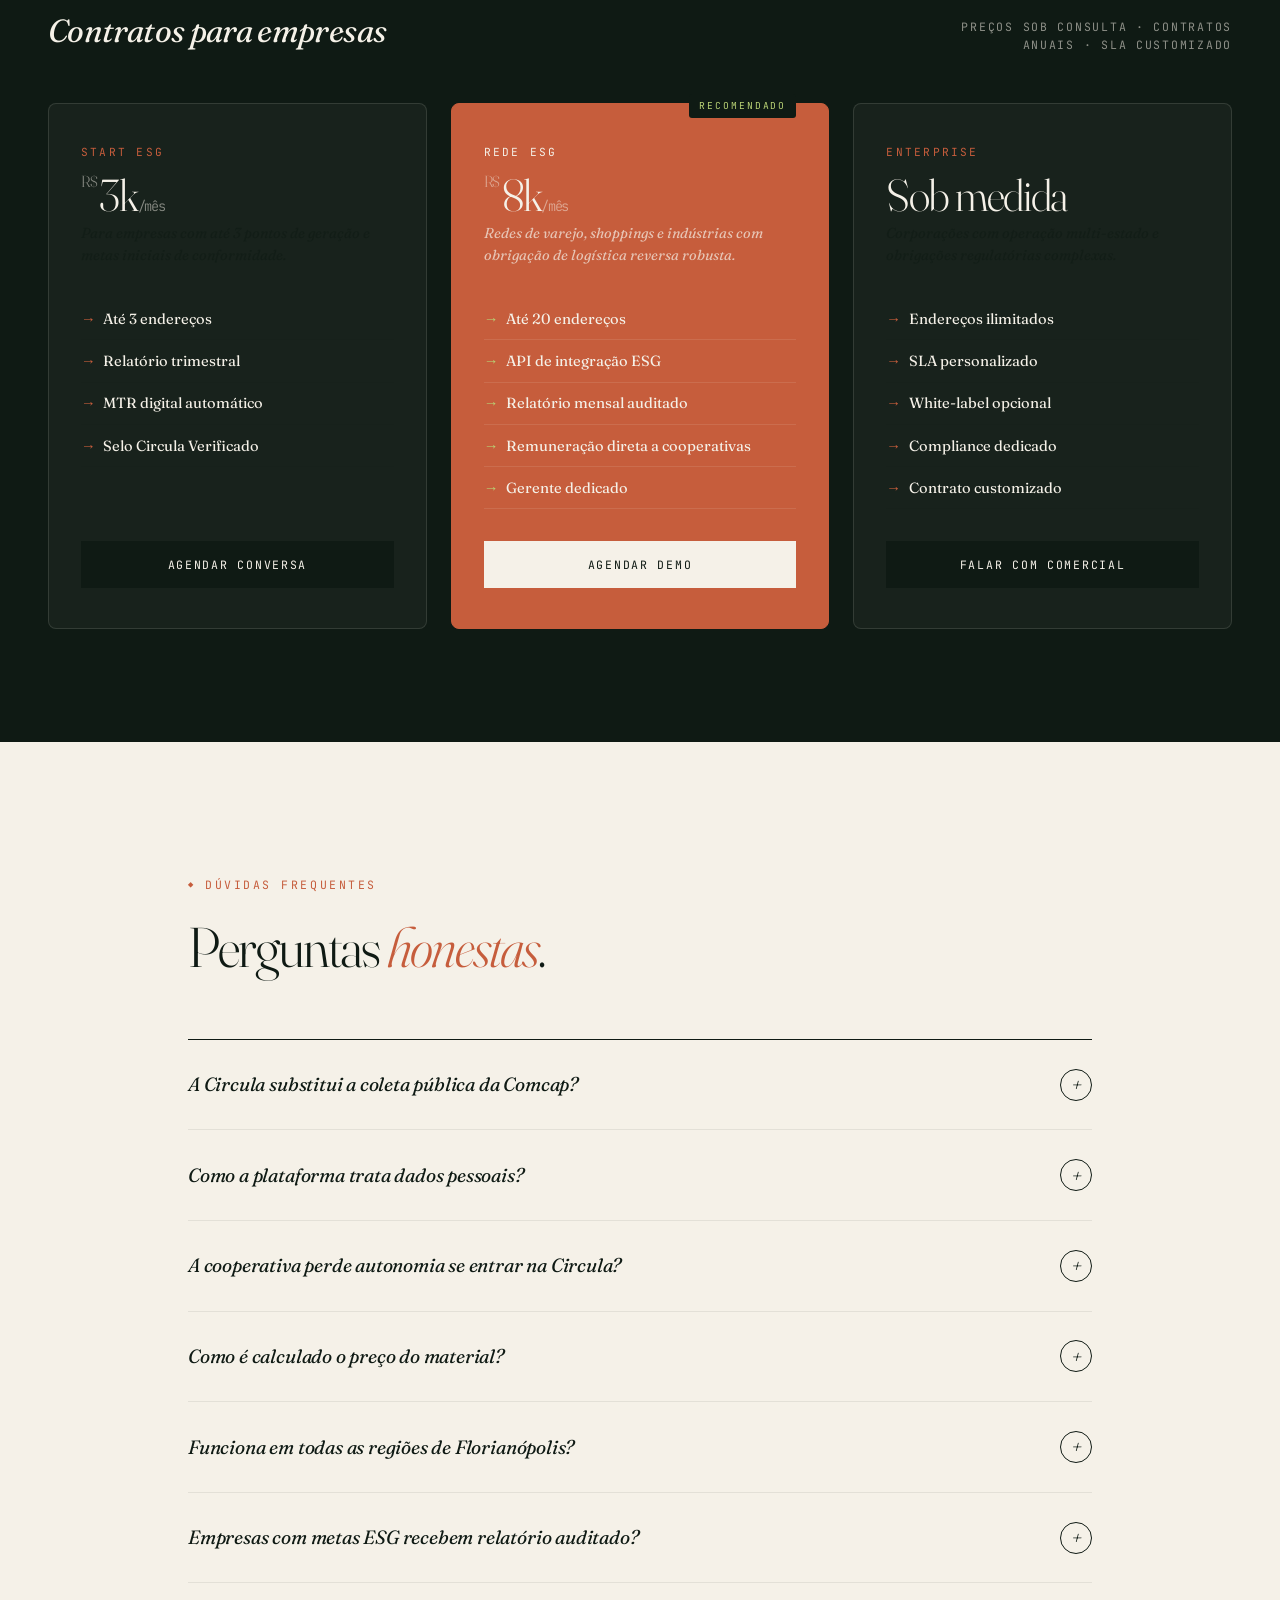
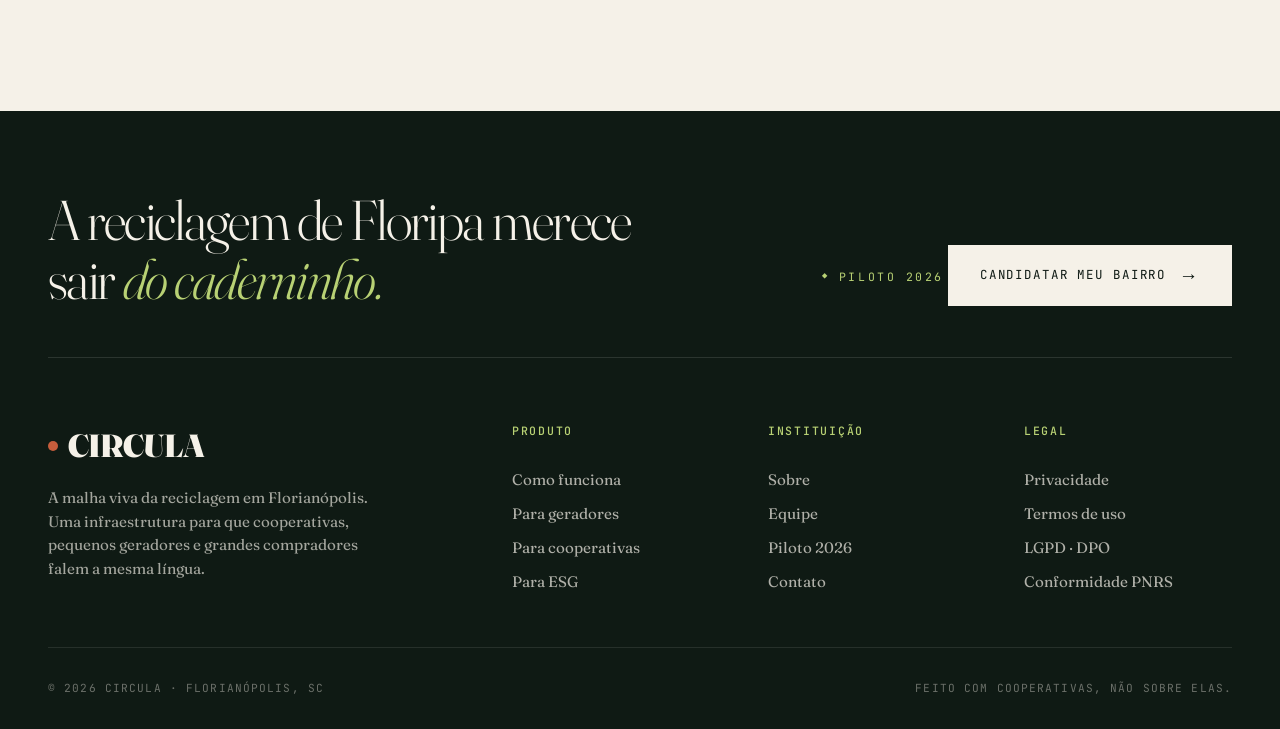
<file: para-voce.html>
<!DOCTYPE html>
<html lang="pt-BR">
<head>
<meta charset="UTF-8">
<meta name="viewport" content="width=device-width, initial-scale=1.0">
<title>Para você · CIRCULA</title>
<meta name="description" content="Planos e benefícios para geradores, cooperativas e empresas com metas ESG. A Circula para o seu perfil.">
<link rel="preconnect" href="https://fonts.googleapis.com">
<link rel="preconnect" href="https://fonts.gstatic.com" crossorigin>
<link href="https://fonts.googleapis.com/css2?family=Fraunces:ital,opsz,wght@0,9..144,300;0,9..144,400;0,9..144,500;0,9..144,700;0,9..144,900;1,9..144,400&family=JetBrains+Mono:wght@400;500&display=swap" rel="stylesheet">
<link rel="stylesheet" href="styles.css">
<style>
/* ============ TAB SWITCHER ============ */
.profile-nav {
  position: sticky;
  top: 64px;
  z-index: 50;
  background: var(--paper);
  border-bottom: 1px solid var(--grid);
  padding: 0 3rem;
}
.profile-nav-inner {
  max-width: 1300px;
  margin: 0 auto;
  display: flex;
  gap: 2.5rem;
  overflow-x: auto;
}
.profile-nav a {
  font-family: 'JetBrains Mono', monospace;
  font-size: 0.75rem;
  text-transform: uppercase;
  letter-spacing: 0.15em;
  color: rgba(15,26,20,0.55);
  text-decoration: none;
  padding: 1.3rem 0;
  border-bottom: 2px solid transparent;
  transition: all .3s;
  white-space: nowrap;
}
.profile-nav a:hover { color: var(--ink); }
.profile-nav a.is-current { color: var(--clay); border-bottom-color: var(--clay); }

/* ============ PROFILE SECTION ============ */
.profile {
  padding: 7rem 3rem;
  border-bottom: 1px solid var(--grid);
  position: relative;
}
.profile-inner {
  max-width: 1300px;
  margin: 0 auto;
}
.profile.alt { background: var(--paper-2); }
.profile.dark { background: var(--ink); color: var(--paper); }
.profile.dark .section-label { color: var(--lime); }

.profile-header {
  display: grid;
  grid-template-columns: 1.4fr 1fr;
  gap: 4rem;
  margin-bottom: 4rem;
  align-items: end;
}
.profile-title {
  font-size: clamp(2.5rem, 5vw, 4rem);
  line-height: 1;
  font-weight: 300;
  font-variation-settings: "opsz" 144, "wght" 300;
  letter-spacing: -0.04em;
  margin-top: 1rem;
}
.profile-title em { font-style: italic; color: var(--clay); }
.profile.dark .profile-title em { color: var(--lime); }
.profile-lead {
  font-size: 1.2rem;
  line-height: 1.55;
  color: rgba(15,26,20,0.72);
}
.profile.dark .profile-lead { color: rgba(245,241,232,0.72); }

/* ============ BENEFITS GRID ============ */
.benefits {
  display: grid;
  grid-template-columns: repeat(3, 1fr);
  gap: 1.5rem;
  margin-bottom: 4rem;
}
.benefit {
  background: var(--paper);
  padding: 2rem;
  border: 1px solid var(--grid);
  border-radius: 4px;
  transition: all .3s;
}
.profile.alt .benefit { background: var(--paper); }
.profile.dark .benefit {
  background: rgba(245,241,232,0.04);
  border-color: rgba(245,241,232,0.12);
}
.benefit:hover { border-color: var(--clay); transform: translateY(-4px); }
.benefit-icon {
  width: 48px; height: 48px;
  margin-bottom: 1.5rem;
  display: flex; align-items: center; justify-content: center;
  background: var(--ink); color: var(--lime);
  border-radius: 4px;
}
.profile.dark .benefit-icon { background: var(--lime); color: var(--ink); }
.benefit-icon svg { width: 24px; height: 24px; stroke-width: 1.5; fill: none; stroke: currentColor; }
.benefit-title {
  font-size: 1.2rem;
  font-style: italic;
  font-weight: 500;
  margin-bottom: 0.7rem;
  letter-spacing: -0.01em;
}
.benefit-text {
  font-size: 0.95rem;
  line-height: 1.55;
  color: rgba(15,26,20,0.7);
}
.profile.dark .benefit-text { color: rgba(245,241,232,0.65); }

/* ============ PRICING / PLANS ============ */
.plans {
  margin-top: 4rem;
  padding-top: 4rem;
  border-top: 1px solid var(--grid);
}
.profile.dark .plans { border-top-color: rgba(245,241,232,0.12); }

.plans-head {
  display: flex;
  justify-content: space-between;
  align-items: end;
  margin-bottom: 3rem;
  gap: 2rem;
  flex-wrap: wrap;
}
.plans-title {
  font-size: 2rem;
  font-weight: 400;
  font-style: italic;
  letter-spacing: -0.02em;
}
.plans-note {
  font-family: 'JetBrains Mono', monospace;
  font-size: 0.72rem;
  text-transform: uppercase;
  letter-spacing: 0.15em;
  color: rgba(15,26,20,0.55);
  max-width: 300px;
  line-height: 1.6;
  text-align: right;
}
.profile.dark .plans-note { color: rgba(245,241,232,0.55); }

.plans-grid {
  display: grid;
  grid-template-columns: repeat(3, 1fr);
  gap: 1.5rem;
}
.plan {
  background: var(--paper);
  border: 1px solid var(--grid);
  border-radius: 8px;
  padding: 2.5rem 2rem;
  display: flex;
  flex-direction: column;
  position: relative;
  transition: all .3s;
}
.profile.dark .plan {
  background: rgba(245,241,232,0.04);
  border-color: rgba(245,241,232,0.12);
}
.plan:hover { transform: translateY(-6px); border-color: var(--clay); }
.plan.featured {
  background: var(--ink);
  color: var(--paper);
  border-color: var(--ink);
}
.profile.dark .plan.featured {
  background: var(--clay);
  border-color: var(--clay);
}
.plan.featured::before {
  content: 'RECOMENDADO';
  position: absolute;
  top: -10px; right: 2rem;
  background: var(--clay);
  color: var(--paper);
  font-family: 'JetBrains Mono', monospace;
  font-size: 0.6rem;
  letter-spacing: 0.2em;
  padding: 5px 10px;
  border-radius: 3px;
}
.profile.dark .plan.featured::before { background: var(--ink); color: var(--lime); }
.plan-name {
  font-family: 'JetBrains Mono', monospace;
  font-size: 0.7rem;
  text-transform: uppercase;
  letter-spacing: 0.2em;
  color: var(--clay);
  margin-bottom: 0.8rem;
}
.plan.featured .plan-name { color: var(--lime); }
.profile.dark .plan.featured .plan-name { color: var(--paper); }
.plan-price {
  font-size: 2.8rem;
  line-height: 1;
  font-weight: 300;
  font-variation-settings: "opsz" 144, "wght" 300;
  letter-spacing: -0.03em;
  margin-bottom: 0.3rem;
}
.plan-price .currency { font-size: 1rem; opacity: 0.5; vertical-align: top; margin-right: 3px; }
.plan-price .period { font-size: 0.85rem; opacity: 0.5; font-family: 'JetBrains Mono', monospace; }
.plan-sub {
  font-size: 0.9rem;
  color: rgba(15,26,20,0.6);
  margin-bottom: 2rem;
  font-style: italic;
}
.plan.featured .plan-sub { color: rgba(245,241,232,0.7); }
.plan-features {
  list-style: none;
  padding: 0;
  margin: 0 0 2rem;
  flex: 1;
}
.plan-features li {
  padding: 0.6rem 0;
  font-size: 0.92rem;
  line-height: 1.5;
  border-bottom: 1px solid var(--grid);
  position: relative;
  padding-left: 1.4rem;
}
.plan.featured .plan-features li { border-color: rgba(245,241,232,0.1); }
.plan-features li::before {
  content: '→';
  position: absolute;
  left: 0;
  color: var(--clay);
  font-weight: 500;
}
.plan.featured .plan-features li::before { color: var(--lime); }
.plan-cta {
  background: var(--ink); color: var(--paper);
  padding: 0.9rem;
  font-family: 'JetBrains Mono', monospace;
  font-size: 0.72rem;
  text-transform: uppercase;
  letter-spacing: 0.15em;
  border: none; cursor: pointer;
  text-align: center;
  transition: background .3s;
  text-decoration: none;
}
.plan-cta:hover { background: var(--clay); }
.plan.featured .plan-cta { background: var(--paper); color: var(--ink); }
.plan.featured .plan-cta:hover { background: var(--lime); }

/* ============ TESTIMONIAL BLOCK ============ */
.testimonial-block {
  display: grid;
  grid-template-columns: 1fr 1.5fr;
  gap: 4rem;
  padding: 4rem 0 0;
  margin-top: 4rem;
  border-top: 1px solid var(--grid);
  align-items: center;
}
.profile.dark .testimonial-block { border-top-color: rgba(245,241,232,0.12); }
.testimonial-label {
  font-family: 'JetBrains Mono', monospace;
  font-size: 0.7rem;
  text-transform: uppercase;
  letter-spacing: 0.2em;
  color: var(--clay);
  margin-bottom: 1.5rem;
}
.profile.dark .testimonial-label { color: var(--lime); }
.testimonial-text {
  font-size: 1.6rem;
  line-height: 1.35;
  font-style: italic;
  font-weight: 400;
  letter-spacing: -0.01em;
  margin-bottom: 2rem;
}
.testimonial-author {
  display: flex;
  align-items: center;
  gap: 1rem;
  font-family: 'JetBrains Mono', monospace;
  font-size: 0.75rem;
  text-transform: uppercase;
  letter-spacing: 0.1em;
}
.testimonial-avatar {
  width: 48px; height: 48px;
  background: var(--moss);
  color: var(--paper);
  border-radius: 50%;
  display: flex; align-items: center; justify-content: center;
  font-weight: 500;
}
.profile.dark .testimonial-avatar { background: var(--lime); color: var(--ink); }
.testimonial-meta strong { display: block; font-weight: 500; margin-bottom: 2px; }

/* ============ FAQ ============ */
.faq {
  padding: 8rem 3rem;
  max-width: 1000px; margin: 0 auto;
}
.faq-head { margin-bottom: 4rem; }
.faq-head h2 em { font-style: italic; color: var(--clay); }
.faq-list {
  border-top: 1px solid var(--ink);
}
.faq-item {
  border-bottom: 1px solid var(--grid);
}
.faq-q {
  padding: 1.8rem 0;
  cursor: pointer;
  display: flex;
  justify-content: space-between;
  align-items: center;
  font-size: 1.2rem;
  font-weight: 400;
  font-style: italic;
  letter-spacing: -0.01em;
  transition: color .3s;
  user-select: none;
}
.faq-q:hover { color: var(--clay); }
.faq-icon {
  width: 32px; height: 32px;
  border: 1px solid var(--ink);
  border-radius: 50%;
  display: flex; align-items: center; justify-content: center;
  flex-shrink: 0;
  font-family: Fraunces;
  font-size: 1.3rem;
  font-weight: 300;
  transition: all .3s;
}
.faq-item.open .faq-icon {
  background: var(--ink);
  color: var(--paper);
  transform: rotate(45deg);
}
.faq-a {
  max-height: 0;
  overflow: hidden;
  transition: all .4s cubic-bezier(.2,.8,.2,1);
  font-size: 1rem;
  line-height: 1.6;
  color: rgba(15,26,20,0.7);
}
.faq-item.open .faq-a {
  max-height: 500px;
  padding-bottom: 1.8rem;
}

@media (max-width: 960px) {
  .profile-nav { top: 60px; padding: 0 1rem; }
  .profile, .faq { padding: 4rem 1.5rem; }
  .profile-header { grid-template-columns: 1fr; gap: 2rem; }
  .benefits, .plans-grid { grid-template-columns: 1fr; }
  .testimonial-block { grid-template-columns: 1fr; gap: 2rem; }
  .testimonial-text { font-size: 1.3rem; }
}
</style>
</head>
<body>

<!-- NAV -->
<nav class="main-nav">
  <a href="index.html" class="logo">
    <span class="logo-dot"></span>
    CIRCULA
  </a>
  <div class="nav-links" id="navLinks">
    <a href="index.html">Início</a>
    <a href="solucao.html">Solução</a>
    <a href="para-voce.html" class="active">Para você</a>
    <a href="sobre.html">Sobre</a>
  </div>
  <a href="sobre.html#piloto" class="nav-cta">Entrar no piloto</a>
  <button class="nav-toggle" onclick="document.getElementById('navLinks').classList.toggle('open')" aria-label="Menu">
    <span></span><span></span><span></span>
  </button>
</nav>

<!-- PAGE HERO -->
<section class="page-hero">
  <div class="page-hero-grid"></div>
  <div class="page-hero-inner">
    <div>
      <div class="breadcrumb"><a href="index.html">Início</a><span>/</span>Para você</div>
      <span class="section-label">Três perfis · Uma malha</span>
      <h1 class="title-xl page-hero-title">A Circula para <em class="accent-clay">o seu papel</em>.</h1>
    </div>
    <p class="page-hero-sub">A plataforma atende três atores centrais da cadeia de reciclagem, cada um com necessidades específicas. Veja o que existe para o seu perfil — e como começar.</p>
  </div>
</section>

<!-- PROFILE NAV -->
<div class="profile-nav">
  <div class="profile-nav-inner">
    <a href="#gerador" data-target="gerador" class="is-current">→ 01 · Geradores</a>
    <a href="#cooperativa" data-target="cooperativa">→ 02 · Cooperativas</a>
    <a href="#esg" data-target="esg">→ 03 · Empresas ESG</a>
  </div>
</div>

<!-- PROFILE 1: GERADORES -->
<section class="profile" id="gerador">
  <div class="profile-inner">
    <div class="profile-header">
      <div>
        <span class="section-label">01 · Geradores</span>
        <h2 class="profile-title">Síndicos, bares, lojistas.<br>Previsibilidade <em>sem planilha.</em></h2>
      </div>
      <p class="profile-lead">Para quem separa o reciclável mas perde tempo coordenando a coleta. Três toques e o ciclo inteiro resolvido: agendar, acompanhar, comprovar.</p>
    </div>

    <div class="benefits">
      <div class="benefit">
        <div class="benefit-icon">
          <svg viewBox="0 0 24 24"><rect x="3" y="5" width="18" height="17" rx="2"/><path d="M3 10h18M8 2v5M16 2v5"/></svg>
        </div>
        <h3 class="benefit-title">Agenda confiável</h3>
        <p class="benefit-text">Calendário fixo por condomínio, com SLA de confirmação em duas horas e notificação automática para os moradores.</p>
      </div>
      <div class="benefit">
        <div class="benefit-icon">
          <svg viewBox="0 0 24 24"><path d="M14 2H6a2 2 0 00-2 2v16a2 2 0 002 2h12a2 2 0 002-2V8z"/><path d="M14 2v6h6M9 13h6M9 17h6"/></svg>
        </div>
        <h3 class="benefit-title">Comprovante de destinação</h3>
        <p class="benefit-text">Recibo digital assinado pela cooperativa com foto, peso e composição. Pronto para apresentar em assembleia ou inspeção.</p>
      </div>
      <div class="benefit">
        <div class="benefit-icon">
          <svg viewBox="0 0 24 24"><path d="M3 3v18h18"/><path d="M7 14l4-4 4 4 6-6"/></svg>
        </div>
        <h3 class="benefit-title">Relatório ESG mensal</h3>
        <p class="benefit-text">PDF automático com impacto ambiental em linguagem humana: árvores equivalentes, litros de água, CO₂ evitado.</p>
      </div>
    </div>

    <div class="plans">
      <div class="plans-head">
        <h3 class="plans-title">Planos para geradores</h3>
        <p class="plans-note">Cancelamento sem taxa · Sem fidelidade · Suporte via WhatsApp</p>
      </div>

      <div class="plans-grid">
        <div class="plan">
          <div class="plan-name">Essencial</div>
          <div class="plan-price"><span class="currency">R$</span>49<span class="period">/mês</span></div>
          <p class="plan-sub">Para condomínios de até 40 unidades ou negócios com volume mensal inferior a 60kg.</p>
          <ul class="plan-features">
            <li>Agendamento semanal fixo</li>
            <li>Notificação para moradores</li>
            <li>Recibo digital por coleta</li>
            <li>Relatório mensal básico</li>
          </ul>
          <a href="sobre.html#piloto" class="plan-cta">Assinar essencial</a>
        </div>

        <div class="plan featured">
          <div class="plan-name">Condomínio</div>
          <div class="plan-price"><span class="currency">R$</span>89<span class="period">/mês</span></div>
          <p class="plan-sub">Para condomínios entre 40 e 120 unidades que querem relatório ESG para assembleia.</p>
          <ul class="plan-features">
            <li>Tudo do Essencial</li>
            <li>Coleta sob demanda extra</li>
            <li>SLA prioritário de 2h</li>
            <li>Relatório ESG mensal em PDF</li>
            <li>Suporte prioritário</li>
          </ul>
          <a href="sobre.html#piloto" class="plan-cta">Assinar condomínio</a>
        </div>

        <div class="plan">
          <div class="plan-name">Corporativo</div>
          <div class="plan-price"><span class="currency">R$</span>149<span class="period">/mês</span></div>
          <p class="plan-sub">Para edifícios comerciais, escritórios ou redes com múltiplos pontos.</p>
          <ul class="plan-features">
            <li>Tudo do Condomínio</li>
            <li>Múltiplos endereços</li>
            <li>Dashboard centralizado</li>
            <li>Exportação CSV/API</li>
            <li>Gerente de conta dedicado</li>
          </ul>
          <a href="sobre.html#piloto" class="plan-cta">Falar com time</a>
        </div>
      </div>
    </div>

    <div class="testimonial-block">
      <div>
        <div class="testimonial-label">→ Voz da persona</div>
        <div class="testimonial-author">
          <div class="testimonial-avatar">CS</div>
          <div class="testimonial-meta">
            <strong>Cláudia, 48</strong>
            <span>Síndica profissional · Centro</span>
          </div>
        </div>
      </div>
      <p class="testimonial-text">A gente tenta manter um calendário, mas quando muda o turno do porteiro ou chove muito, embaralha. Muita gente desce com o lixo fora de hora.</p>
    </div>
  </div>
</section>

<!-- PROFILE 2: COOPERATIVAS -->
<section class="profile alt" id="cooperativa">
  <div class="profile-inner">
    <div class="profile-header">
      <div>
        <span class="section-label">02 · Cooperativas</span>
        <h2 class="profile-title">Coordenação real,<br><em>não intermediação</em>.</h2>
      </div>
      <p class="profile-lead">Para cooperativas e associações que querem uma camada digital sem abrir mão da autonomia. A Circula é infraestrutura, não marketplace extrativo.</p>
    </div>

    <div class="benefits">
      <div class="benefit">
        <div class="benefit-icon">
          <svg viewBox="0 0 24 24"><circle cx="12" cy="12" r="10"/><path d="M12 6v6l4 2"/></svg>
        </div>
        <h3 class="benefit-title">Agenda organizada</h3>
        <p class="benefit-text">Pedidos chegam agrupados por rota, com materiais e volume estimado. Nada de áudio de WhatsApp disperso.</p>
      </div>
      <div class="benefit">
        <div class="benefit-icon">
          <svg viewBox="0 0 24 24"><path d="M12 2l3 7h7l-5.5 4.5L18 21l-6-4-6 4 1.5-7.5L2 9h7z"/></svg>
        </div>
        <h3 class="benefit-title">Filtro de qualidade</h3>
        <p class="benefit-text">Parceiros são classificados por histórico de entrega. Você escolhe com quem trabalhar — sem ser forçada a aceitar material sujo.</p>
      </div>
      <div class="benefit">
        <div class="benefit-icon">
          <svg viewBox="0 0 24 24"><path d="M12 2v20M17 5H9.5a3.5 3.5 0 000 7h5a3.5 3.5 0 010 7H6"/></svg>
        </div>
        <h3 class="benefit-title">Comercialização opcional</h3>
        <p class="benefit-text">Quando fizer sentido, agregamos volume entre cooperativas para negociar preço melhor com a indústria. Você decide quando entrar.</p>
      </div>
    </div>

    <div class="plans">
      <div class="plans-head">
        <h3 class="plans-title">Como funciona para cooperativas</h3>
        <p class="plans-note">Tarifa zero nos primeiros 12 meses · Treinamento presencial incluído</p>
      </div>

      <div class="plans-grid">
        <div class="plan">
          <div class="plan-name">Fundadora</div>
          <div class="plan-price">R$ 0<span class="period">/12 meses</span></div>
          <p class="plan-sub">Para as três cooperativas que entram conosco no piloto de 2026. Voz ativa no desenho do produto.</p>
          <ul class="plan-features">
            <li>Assento no conselho consultivo</li>
            <li>Ferramenta completa, sem tarifa</li>
            <li>Treinamento presencial da equipe</li>
            <li>Prioridade em novas features</li>
          </ul>
          <a href="sobre.html#piloto" class="plan-cta">Candidatar cooperativa</a>
        </div>

        <div class="plan featured">
          <div class="plan-name">Parceira</div>
          <div class="plan-price">6%<span class="period">take rate</span></div>
          <p class="plan-sub">Modelo padrão: cobramos só quando você comercializa via Circula. Acesso completo à plataforma, sem mensalidade.</p>
          <ul class="plan-features">
            <li>Agenda, rotas e classificação</li>
            <li>Recibo digital automático</li>
            <li>Comercialização agregada opcional</li>
            <li>Dashboard financeiro</li>
            <li>Suporte dedicado</li>
          </ul>
          <a href="sobre.html#piloto" class="plan-cta">Começar sem taxa</a>
        </div>

        <div class="plan">
          <div class="plan-name">Rede</div>
          <div class="plan-price">Sob medida</div>
          <p class="plan-sub">Para redes de cooperativas ou federações que querem integração customizada e governança compartilhada.</p>
          <ul class="plan-features">
            <li>Tudo da Parceira</li>
            <li>Painel consolidado multi-coop</li>
            <li>API para sistemas existentes</li>
            <li>Relatório para políticas públicas</li>
            <li>Contrato personalizado</li>
          </ul>
          <a href="sobre.html#contato" class="plan-cta">Agendar conversa</a>
        </div>
      </div>
    </div>

    <div class="testimonial-block">
      <div>
        <div class="testimonial-label">→ Voz da persona</div>
        <div class="testimonial-author">
          <div class="testimonial-avatar">IO</div>
          <div class="testimonial-meta">
            <strong>Iraci, 57</strong>
            <span>Coordenadora · Continente</span>
          </div>
        </div>
      </div>
      <p class="testimonial-text">Quando o material vem sujo, a triagem demora, a gente perde dinheiro e acaba recusando. Preferimos poucos parceiros fixos que entregam limpo.</p>
    </div>
  </div>
</section>

<!-- PROFILE 3: ESG -->
<section class="profile dark" id="esg">
  <div class="profile-inner">
    <div class="profile-header">
      <div>
        <span class="section-label">03 · Empresas com metas ESG</span>
        <h2 class="profile-title">ESG com documento,<br><em>não com press release.</em></h2>
      </div>
      <p class="profile-lead">Para supermercados, shoppings e indústrias com obrigações de logística reversa. Comprovação auditável, rastreabilidade ponta a ponta, remuneração direta a cooperativas.</p>
    </div>

    <div class="benefits">
      <div class="benefit">
        <div class="benefit-icon">
          <svg viewBox="0 0 24 24"><path d="M12 22s8-4 8-10V5l-8-3-8 3v7c0 6 8 10 8 10z"/><path d="M9 12l2 2 4-4"/></svg>
        </div>
        <h3 class="benefit-title">Conformidade PNRS</h3>
        <p class="benefit-text">Comprovação automática de logística reversa com MTR digital, rastreabilidade por lote e relatório pronto para órgãos reguladores.</p>
      </div>
      <div class="benefit">
        <div class="benefit-icon">
          <svg viewBox="0 0 24 24"><rect x="4" y="4" width="16" height="16" rx="2"/><path d="M9 12l2 2 4-4M4 10h16"/></svg>
        </div>
        <h3 class="benefit-title">Auditoria aberta</h3>
        <p class="benefit-text">Relatório de impacto trimestral auditado e publicado. Sem maquiagem verde — os números são os mesmos que a auditoria vê.</p>
      </div>
      <div class="benefit">
        <div class="benefit-icon">
          <svg viewBox="0 0 24 24"><path d="M21 13.5V8a5 5 0 10-10 0v5.5M6 13h12a2 2 0 012 2v6a2 2 0 01-2 2H6a2 2 0 01-2-2v-6a2 2 0 012-2z"/></svg>
        </div>
        <h3 class="benefit-title">Integração com seus sistemas</h3>
        <p class="benefit-text">API REST para enviar dados de destinação direto para seu ERP, BI ou plataforma ESG corporativa.</p>
      </div>
    </div>

    <div class="plans">
      <div class="plans-head">
        <h3 class="plans-title">Contratos para empresas</h3>
        <p class="plans-note">Preços sob consulta · Contratos anuais · SLA customizado</p>
      </div>

      <div class="plans-grid">
        <div class="plan">
          <div class="plan-name">Start ESG</div>
          <div class="plan-price"><span class="currency">R$</span>3k<span class="period">/mês</span></div>
          <p class="plan-sub">Para empresas com até 3 pontos de geração e metas iniciais de conformidade.</p>
          <ul class="plan-features">
            <li>Até 3 endereços</li>
            <li>Relatório trimestral</li>
            <li>MTR digital automático</li>
            <li>Selo Circula Verificado</li>
          </ul>
          <a href="sobre.html#contato" class="plan-cta">Agendar conversa</a>
        </div>

        <div class="plan featured">
          <div class="plan-name">Rede ESG</div>
          <div class="plan-price"><span class="currency">R$</span>8k<span class="period">/mês</span></div>
          <p class="plan-sub">Redes de varejo, shoppings e indústrias com obrigação de logística reversa robusta.</p>
          <ul class="plan-features">
            <li>Até 20 endereços</li>
            <li>API de integração ESG</li>
            <li>Relatório mensal auditado</li>
            <li>Remuneração direta a cooperativas</li>
            <li>Gerente dedicado</li>
          </ul>
          <a href="sobre.html#contato" class="plan-cta">Agendar demo</a>
        </div>

        <div class="plan">
          <div class="plan-name">Enterprise</div>
          <div class="plan-price">Sob medida</div>
          <p class="plan-sub">Corporações com operação multi-estado e obrigações regulatórias complexas.</p>
          <ul class="plan-features">
            <li>Endereços ilimitados</li>
            <li>SLA personalizado</li>
            <li>White-label opcional</li>
            <li>Compliance dedicado</li>
            <li>Contrato customizado</li>
          </ul>
          <a href="sobre.html#contato" class="plan-cta">Falar com comercial</a>
        </div>
      </div>
    </div>
  </div>
</section>

<!-- FAQ -->
<section class="faq">
  <div class="faq-head">
    <span class="section-label">Dúvidas frequentes</span>
    <h2 class="title-lg">Perguntas <em class="accent-clay">honestas</em>.</h2>
  </div>

  <div class="faq-list">
    <div class="faq-item">
      <div class="faq-q">A Circula substitui a coleta pública da Comcap? <span class="faq-icon">+</span></div>
      <div class="faq-a">Não. A Circula complementa a coleta pública atendendo pequenos e médios geradores que ficam em uma espécie de terra-de-ninguém entre a coleta seletiva regular e os grandes contratos privados. Continuamos apoiando a destinação via cooperativas oficialmente reconhecidas pela Prefeitura.</div>
    </div>

    <div class="faq-item">
      <div class="faq-q">Como a plataforma trata dados pessoais? <span class="faq-icon">+</span></div>
      <div class="faq-a">A Circula opera com base legal de legítimo interesse (teste de balanceamento documentado), com criptografia em trânsito e em repouso, DPO designado e política de retenção explícita de 24 meses. O usuário pode exportar ou excluir seus dados diretamente no app, com prazo de até 5 dias úteis.</div>
    </div>

    <div class="faq-item">
      <div class="faq-q">A cooperativa perde autonomia se entrar na Circula? <span class="faq-icon">+</span></div>
      <div class="faq-a">Não. A cooperativa mantém 100% do controle sobre quais clientes aceita, quando comercializa via plataforma e quando prefere vender por fora. A Circula é infraestrutura — não exclusividade. O modelo padrão é take rate de 6% apenas sobre o que é efetivamente transacionado via Circula, sem mensalidade.</div>
    </div>

    <div class="faq-item">
      <div class="faq-q">Como é calculado o preço do material? <span class="faq-icon">+</span></div>
      <div class="faq-a">A Circula publica semanalmente uma tabela de preços de referência baseada em cotações da CEMPRE e em pesquisa direta com indústrias recicladoras parceiras em Santa Catarina. O preço final de cada transação pode variar conforme qualidade, volume e frequência, mas a referência é sempre pública.</div>
    </div>

    <div class="faq-item">
      <div class="faq-q">Funciona em todas as regiões de Florianópolis? <span class="faq-icon">+</span></div>
      <div class="faq-a">O piloto de 2026 começa em Centro e Lagoa da Conceição. A expansão para Campeche, Trindade, Continente e outras regiões está prevista para o segundo semestre, conforme a Circula consiga fechar parcerias com cooperativas locais. Interesse em outros bairros pode ser registrado na página Sobre.</div>
    </div>

    <div class="faq-item">
      <div class="faq-q">Empresas com metas ESG recebem relatório auditado? <span class="faq-icon">+</span></div>
      <div class="faq-a">Sim. Todos os contratos ESG incluem relatório mensal com rastreabilidade por lote, MTR digital e indicadores ambientais. Uma vez por trimestre, os dados agregados são auditados por firma independente e publicados abertamente como parte do relatório público de impacto da Circula.</div>
    </div>
  </div>
</section>

<!-- FOOTER -->
<footer class="main-footer">
  <div class="footer-top">
    <h3 class="footer-motto">A reciclagem de Floripa merece sair <em>do caderninho.</em></h3>
    <div class="footer-cta">
      <span class="section-label">Piloto 2026</span>
      <a href="sobre.html#piloto" class="btn-light">Candidatar meu bairro</a>
    </div>
  </div>

  <div class="footer-inner">
    <div class="footer-brand">
      <a href="index.html" class="logo"><span class="logo-dot"></span>CIRCULA</a>
      <p class="footer-tag">A malha viva da reciclagem em Florianópolis. Uma infraestrutura para que cooperativas, pequenos geradores e grandes compradores falem a mesma língua.</p>
    </div>
    <div class="footer-col">
      <h4>Produto</h4>
      <a href="solucao.html">Como funciona</a>
      <a href="para-voce.html#gerador">Para geradores</a>
      <a href="para-voce.html#cooperativa">Para cooperativas</a>
      <a href="para-voce.html#esg">Para ESG</a>
    </div>
    <div class="footer-col">
      <h4>Instituição</h4>
      <a href="sobre.html">Sobre</a>
      <a href="sobre.html#equipe">Equipe</a>
      <a href="sobre.html#piloto">Piloto 2026</a>
      <a href="sobre.html#contato">Contato</a>
    </div>
    <div class="footer-col">
      <h4>Legal</h4>
      <a href="#">Privacidade</a>
      <a href="#">Termos de uso</a>
      <a href="#">LGPD · DPO</a>
      <a href="#">Conformidade PNRS</a>
    </div>
  </div>
  <div class="footer-bottom">
    <span>© 2026 CIRCULA · Florianópolis, SC</span>
    <span>Feito com cooperativas, não sobre elas.</span>
  </div>
</footer>

<script>
// FAQ toggle
document.querySelectorAll('.faq-q').forEach(q => {
  q.addEventListener('click', () => q.parentElement.classList.toggle('open'));
});

// Profile nav active state on scroll
const sections = document.querySelectorAll('.profile');
const navLinksProfile = document.querySelectorAll('.profile-nav a');
window.addEventListener('scroll', () => {
  let current = '';
  sections.forEach(section => {
    const rect = section.getBoundingClientRect();
    if (rect.top <= 200 && rect.bottom >= 200) current = section.id;
  });
  navLinksProfile.forEach(link => {
    link.classList.toggle('is-current', link.dataset.target === current);
  });
});
</script>
</body>
</html>
</file>
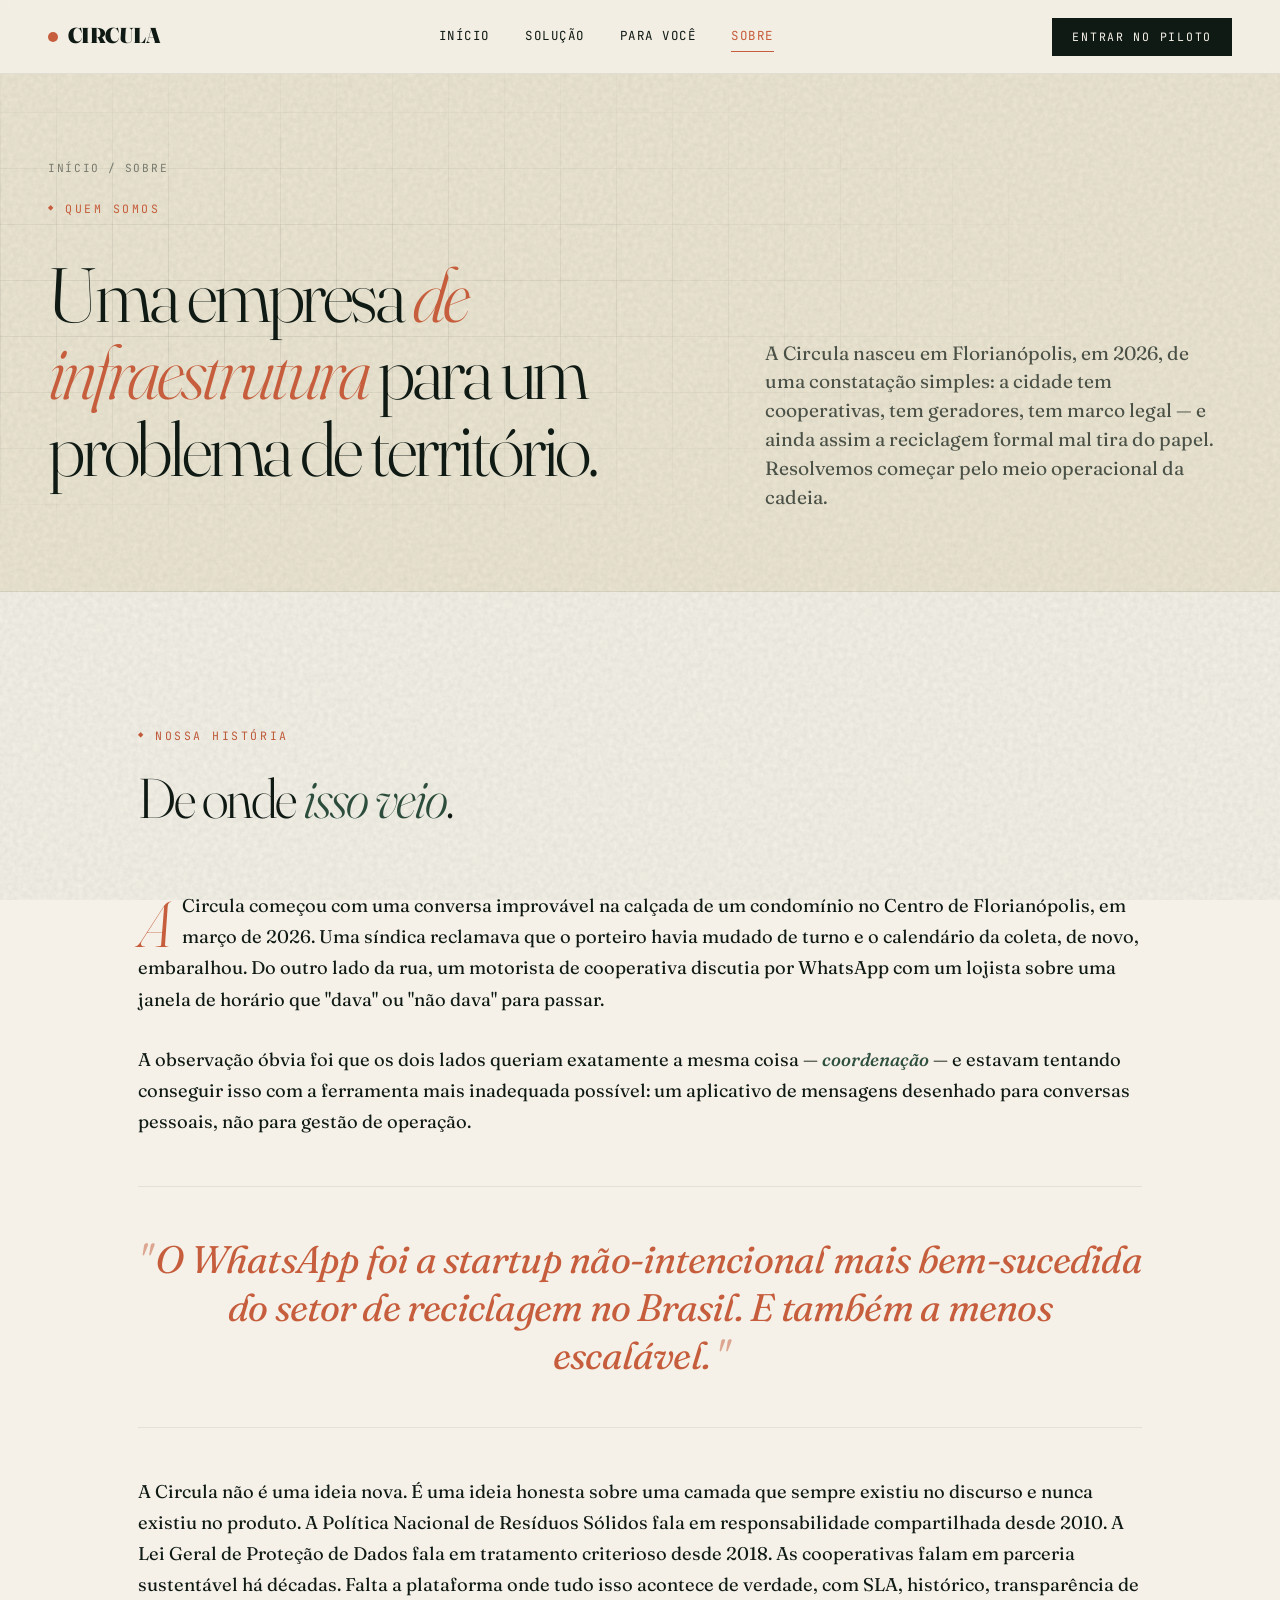
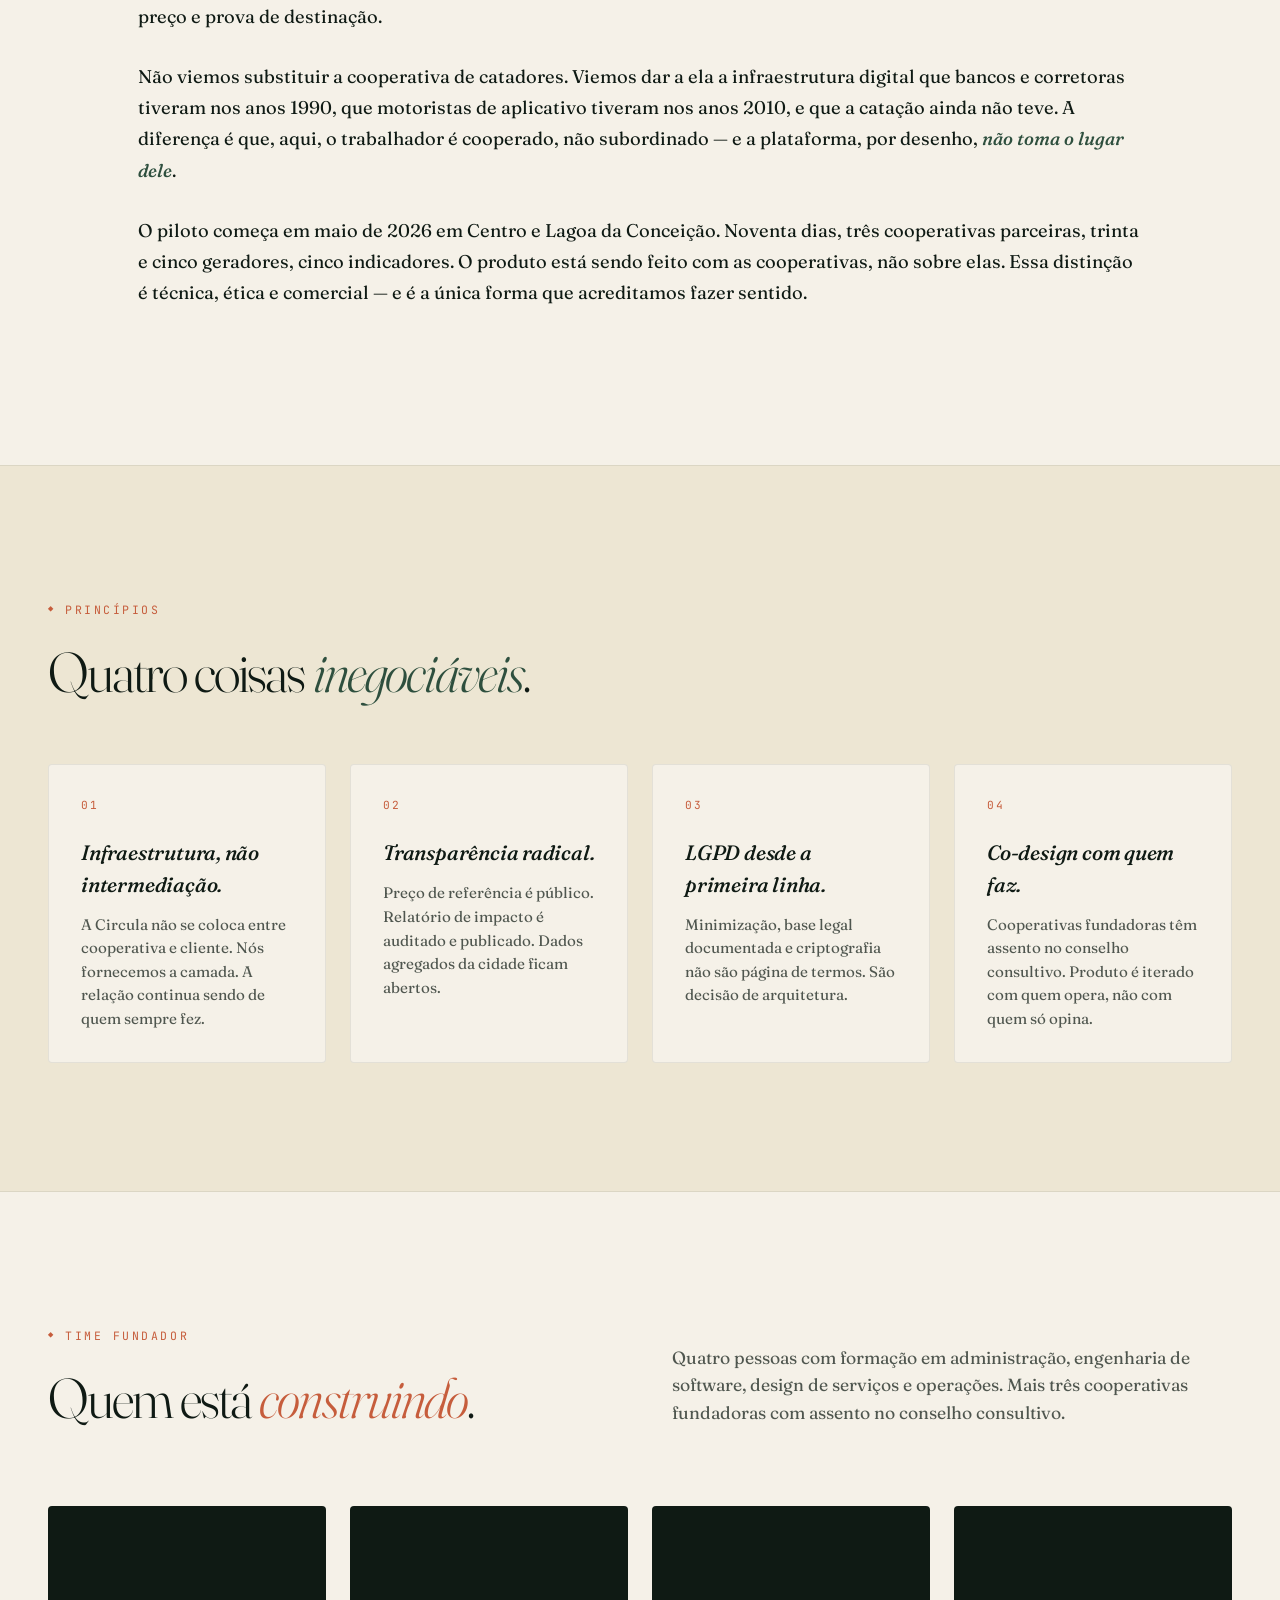
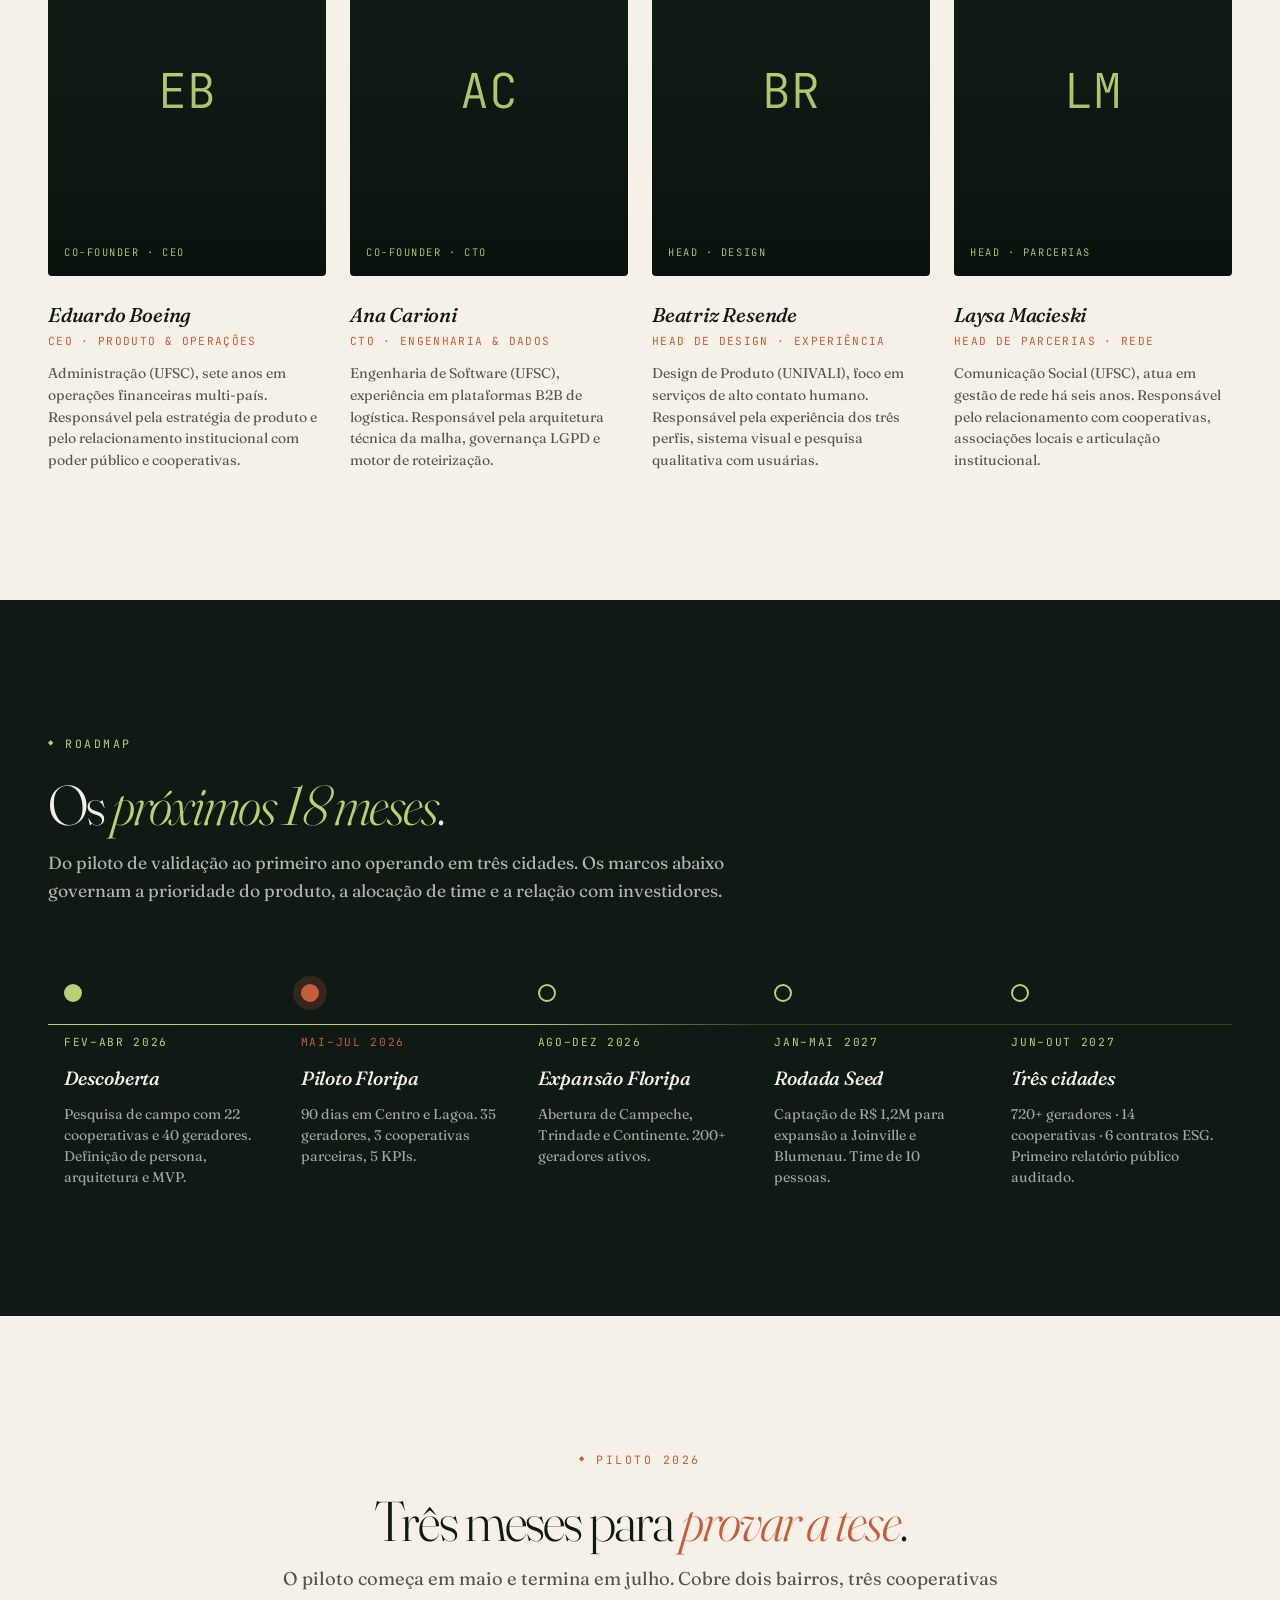
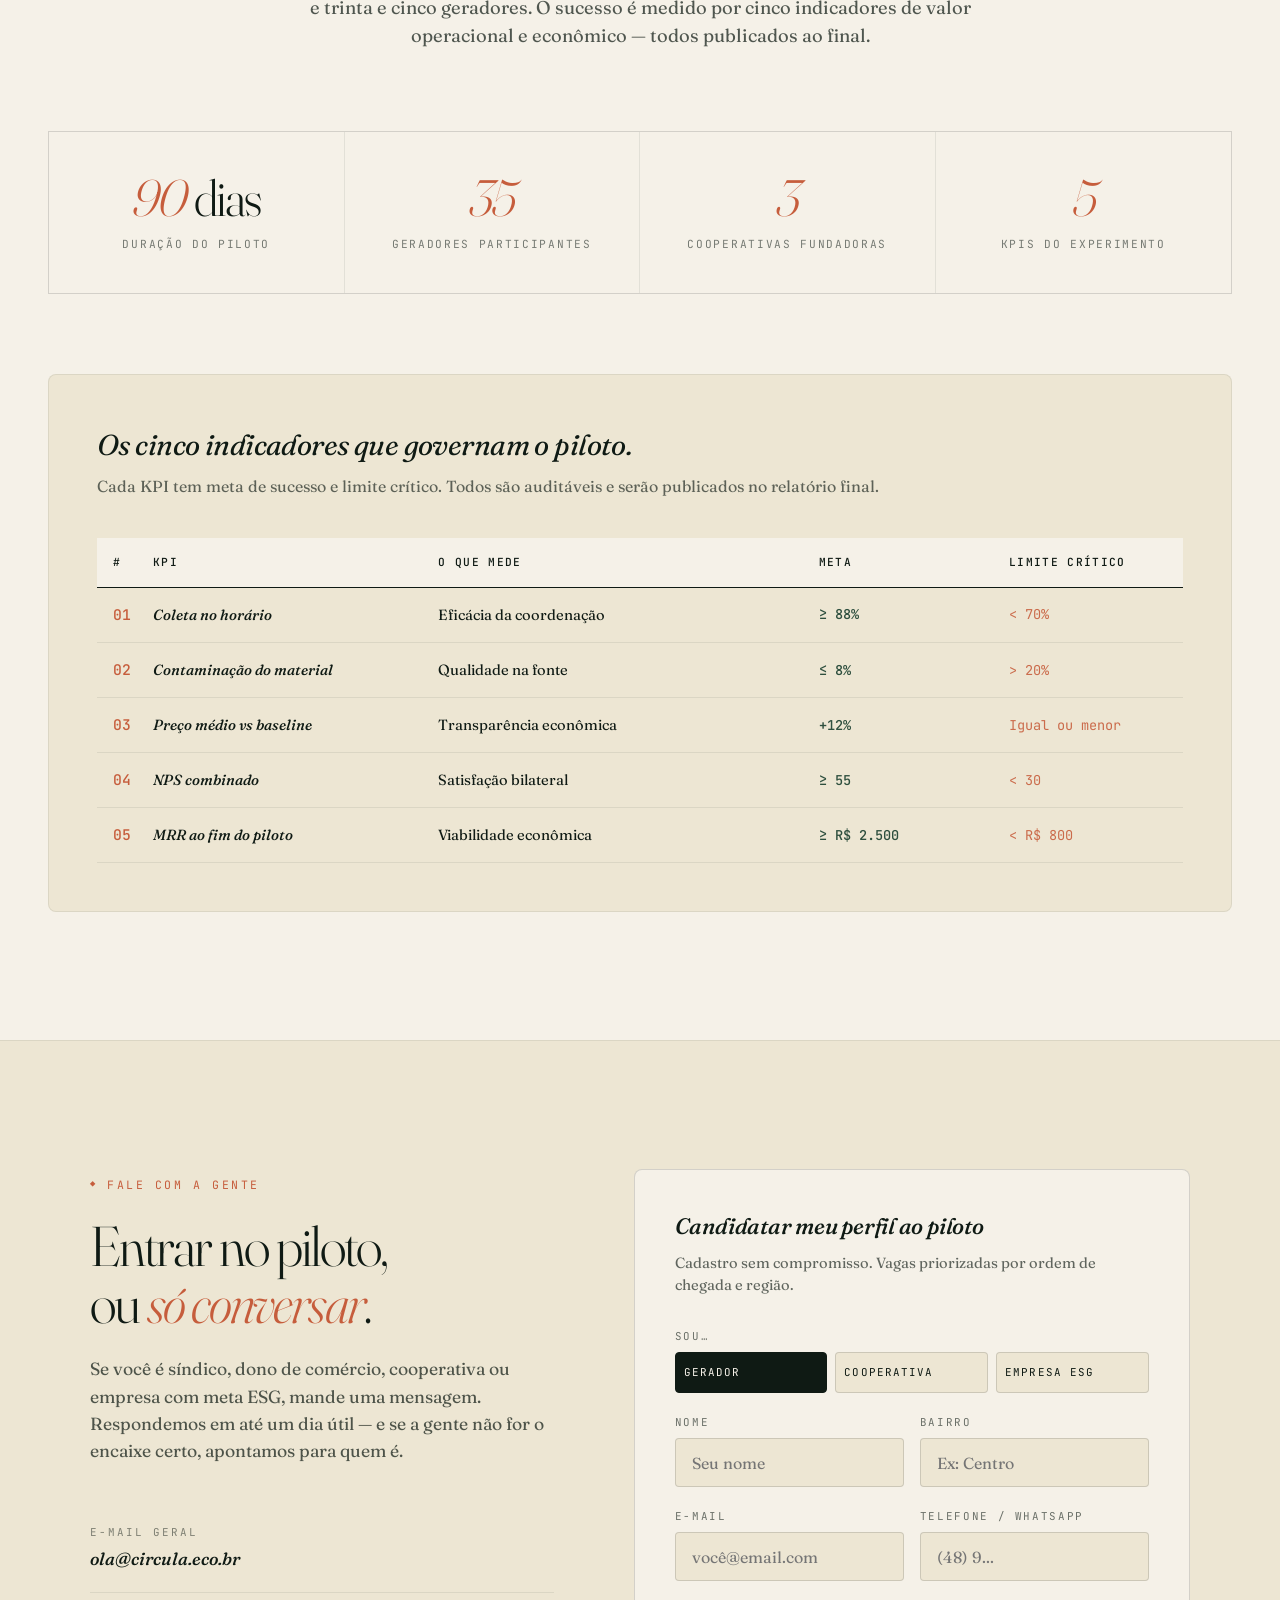
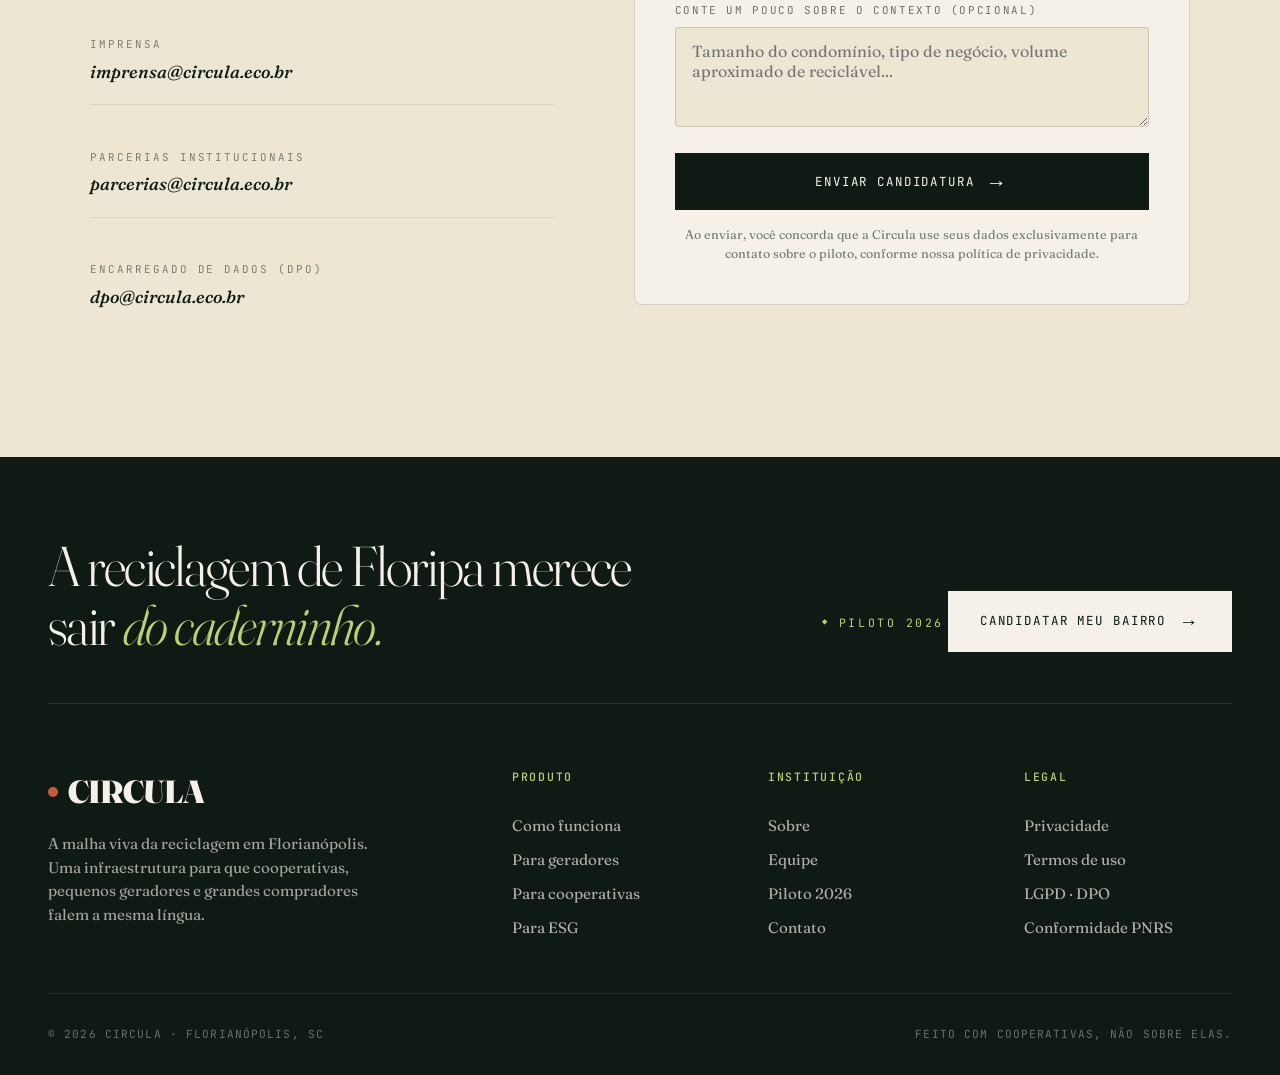
<file: sobre.html>
<!DOCTYPE html>
<html lang="pt-BR">
<head>
<meta charset="UTF-8">
<meta name="viewport" content="width=device-width, initial-scale=1.0">
<title>Sobre · CIRCULA</title>
<meta name="description" content="Quem é a Circula, como funciona o piloto de 2026 em Florianópolis e como entrar em contato.">
<link rel="preconnect" href="https://fonts.googleapis.com">
<link rel="preconnect" href="https://fonts.gstatic.com" crossorigin>
<link href="https://fonts.googleapis.com/css2?family=Fraunces:ital,opsz,wght@0,9..144,300;0,9..144,400;0,9..144,500;0,9..144,700;0,9..144,900;1,9..144,400&family=JetBrains+Mono:wght@400;500&display=swap" rel="stylesheet">
<link rel="stylesheet" href="styles.css">
<style>
/* ============ STORY SECTION ============ */
.story {
  padding: 8rem 3rem;
  max-width: 1100px; margin: 0 auto;
}
.story-body {
  margin-top: 4rem;
  font-size: 1.15rem;
  line-height: 1.7;
  color: var(--ink);
}
.story-body p { margin-bottom: 1.8rem; }
.story-body p:first-of-type::first-letter {
  font-size: 4rem;
  float: left;
  line-height: 0.9;
  margin: 0.3rem 0.6rem -0.3rem 0;
  font-weight: 300;
  font-style: italic;
  color: var(--clay);
  font-variation-settings: "opsz" 144, "wght" 300;
}
.story-body em { font-style: italic; color: var(--moss); font-weight: 500; }
.story-pullquote {
  font-size: clamp(1.8rem, 3vw, 2.5rem);
  line-height: 1.25;
  font-style: italic;
  font-weight: 400;
  letter-spacing: -0.02em;
  color: var(--clay);
  padding: 3rem 0;
  border-top: 1px solid var(--grid);
  border-bottom: 1px solid var(--grid);
  margin: 3rem 0;
  text-align: center;
}
.story-pullquote::before { content: '"'; opacity: 0.5; margin-right: 0.3rem; }
.story-pullquote::after { content: '"'; opacity: 0.5; margin-left: 0.3rem; }

/* ============ VALUES ============ */
.values {
  padding: 8rem 3rem;
  background: var(--paper-2);
  border-top: 1px solid var(--grid);
  border-bottom: 1px solid var(--grid);
}
.values-inner { max-width: 1300px; margin: 0 auto; }
.values-head {
  margin-bottom: 4rem;
  max-width: 720px;
}
.values-head h2 em { font-style: italic; color: var(--moss); }
.values-grid {
  display: grid;
  grid-template-columns: repeat(4, 1fr);
  gap: 1.5rem;
}
.value {
  padding: 2rem;
  background: var(--paper);
  border-radius: 4px;
  border: 1px solid var(--grid);
}
.value-num {
  font-family: 'JetBrains Mono', monospace;
  font-size: 0.7rem;
  letter-spacing: 0.15em;
  color: var(--clay);
  margin-bottom: 1.5rem;
}
.value-title {
  font-size: 1.3rem;
  font-style: italic;
  font-weight: 500;
  margin-bottom: 0.8rem;
  letter-spacing: -0.01em;
}
.value-text {
  font-size: 0.95rem;
  line-height: 1.55;
  color: rgba(15,26,20,0.72);
}

/* ============ TEAM ============ */
.team {
  padding: 8rem 3rem;
  max-width: 1300px; margin: 0 auto;
}
.team-head {
  display: grid;
  grid-template-columns: 1fr 1fr;
  gap: 4rem;
  margin-bottom: 5rem;
  align-items: end;
}
.team-head h2 em { font-style: italic; color: var(--clay); }
.team-intro {
  font-size: 1.1rem;
  line-height: 1.55;
  color: rgba(15,26,20,0.72);
}

.team-grid {
  display: grid;
  grid-template-columns: repeat(4, 1fr);
  gap: 1.5rem;
}
.member {
  text-align: left;
}
.member-photo {
  aspect-ratio: 3/4;
  background: var(--ink);
  border-radius: 4px;
  margin-bottom: 1.5rem;
  position: relative;
  overflow: hidden;
  display: flex;
  align-items: center;
  justify-content: center;
  color: var(--lime);
  font-family: 'JetBrains Mono', monospace;
  font-size: 3rem;
  font-weight: 300;
  transition: transform .5s;
}
.member:hover .member-photo { transform: scale(0.97); }
.member-photo::after {
  content: '';
  position: absolute; inset: 0;
  background: linear-gradient(180deg, transparent 40%, rgba(0,0,0,0.3));
}
.member-photo-overlay {
  position: absolute; bottom: 1rem; left: 1rem;
  font-family: 'JetBrains Mono', monospace;
  font-size: 0.65rem;
  color: var(--lime);
  letter-spacing: 0.15em;
  text-transform: uppercase;
  z-index: 2;
}
.member-name {
  font-size: 1.25rem;
  font-style: italic;
  font-weight: 500;
  letter-spacing: -0.01em;
  margin-bottom: 3px;
}
.member-role {
  font-family: 'JetBrains Mono', monospace;
  font-size: 0.7rem;
  text-transform: uppercase;
  letter-spacing: 0.12em;
  color: var(--clay);
  margin-bottom: 0.8rem;
}
.member-bio {
  font-size: 0.88rem;
  line-height: 1.55;
  color: rgba(15,26,20,0.7);
}

/* ============ TIMELINE ============ */
.timeline {
  padding: 8rem 3rem;
  background: var(--ink);
  color: var(--paper);
}
.timeline-inner { max-width: 1300px; margin: 0 auto; }
.timeline-head { margin-bottom: 5rem; max-width: 720px; }
.timeline-head .section-label { color: var(--lime); }
.timeline-head h2 em { font-style: italic; color: var(--lime); }
.timeline-intro {
  font-size: 1.1rem;
  line-height: 1.55;
  color: rgba(245,241,232,0.72);
  margin-top: 1rem;
}

.timeline-track {
  display: grid;
  grid-template-columns: repeat(5, 1fr);
  gap: 0;
  position: relative;
}
.timeline-track::before {
  content: '';
  position: absolute;
  top: 40px; left: 0; right: 0;
  height: 1px;
  background: linear-gradient(90deg, var(--lime) 0%, var(--lime) 40%, rgba(184,209,116,0.2) 60%);
}
.milestone {
  padding: 0 1rem;
  position: relative;
}
.milestone-dot {
  width: 18px; height: 18px;
  border-radius: 50%;
  background: var(--ink);
  border: 2px solid var(--lime);
  margin-bottom: 2rem;
  position: relative;
  z-index: 2;
}
.milestone.done .milestone-dot { background: var(--lime); }
.milestone.current .milestone-dot {
  background: var(--clay);
  border-color: var(--clay);
  box-shadow: 0 0 0 8px rgba(198,93,60,0.2);
}
.milestone-date {
  font-family: 'JetBrains Mono', monospace;
  font-size: 0.7rem;
  text-transform: uppercase;
  letter-spacing: 0.15em;
  color: var(--lime);
  margin-bottom: 0.8rem;
}
.milestone.current .milestone-date { color: var(--clay); }
.milestone-title {
  font-size: 1.2rem;
  font-style: italic;
  font-weight: 500;
  margin-bottom: 0.7rem;
  letter-spacing: -0.01em;
}
.milestone-text {
  font-size: 0.88rem;
  line-height: 1.5;
  color: rgba(245,241,232,0.65);
}

/* ============ PILOTO ============ */
.piloto {
  padding: 8rem 3rem;
  max-width: 1300px;
  margin: 0 auto;
}
.piloto-head {
  text-align: center;
  margin-bottom: 5rem;
  max-width: 720px;
  margin-left: auto; margin-right: auto;
}
.piloto-head h2 em { font-style: italic; color: var(--clay); }
.piloto-head p {
  font-size: 1.15rem;
  line-height: 1.55;
  color: rgba(15,26,20,0.72);
  margin-top: 1rem;
}

.piloto-stats {
  display: grid;
  grid-template-columns: repeat(4, 1fr);
  gap: 0;
  margin-bottom: 5rem;
  border: 1px solid var(--grid-2);
}
.piloto-stat {
  padding: 2.5rem;
  text-align: center;
  border-right: 1px solid var(--grid);
  position: relative;
}
.piloto-stat:last-child { border-right: none; }
.piloto-stat-value {
  font-size: clamp(2.5rem, 4vw, 3.5rem);
  line-height: 1;
  font-weight: 300;
  font-variation-settings: "opsz" 144, "wght" 300;
  letter-spacing: -0.03em;
  margin-bottom: 0.8rem;
}
.piloto-stat-value em { font-style: italic; color: var(--clay); }
.piloto-stat-label {
  font-family: 'JetBrains Mono', monospace;
  font-size: 0.7rem;
  text-transform: uppercase;
  letter-spacing: 0.15em;
  color: rgba(15,26,20,0.55);
  line-height: 1.5;
}

/* ============ KPIS ============ */
.kpis-wrapper {
  background: var(--paper-2);
  border: 1px solid var(--grid);
  border-radius: 8px;
  padding: 3rem;
  margin-top: 5rem;
}
.kpis-head {
  margin-bottom: 2.5rem;
}
.kpis-head h3 {
  font-size: 1.8rem;
  font-weight: 400;
  font-style: italic;
  letter-spacing: -0.02em;
  margin-bottom: 0.5rem;
}
.kpis-head p {
  font-size: 1rem;
  color: rgba(15,26,20,0.65);
}

.kpi-table {
  display: grid;
  grid-template-columns: 40px 1.5fr 2fr 1fr 1fr;
  gap: 0;
  font-size: 0.92rem;
}
.kpi-cell {
  padding: 1rem 1rem;
  border-bottom: 1px solid var(--grid);
  display: flex; align-items: center;
}
.kpi-cell.header {
  font-family: 'JetBrains Mono', monospace;
  font-size: 0.7rem;
  text-transform: uppercase;
  letter-spacing: 0.12em;
  color: var(--ink);
  font-weight: 500;
  background: var(--paper);
  border-bottom: 1px solid var(--ink);
}
.kpi-cell.num {
  font-family: 'JetBrains Mono', monospace;
  color: var(--clay);
  font-weight: 500;
}
.kpi-cell.kpi-name {
  font-weight: 500;
  font-style: italic;
}
.kpi-cell.target {
  color: var(--moss);
  font-weight: 500;
  font-family: 'JetBrains Mono', monospace;
  font-size: 0.85rem;
}
.kpi-cell.limit {
  color: rgba(198,93,60,0.9);
  font-family: 'JetBrains Mono', monospace;
  font-size: 0.85rem;
}

/* ============ CONTACT ============ */
.contact {
  padding: 8rem 3rem;
  background: var(--paper-2);
  border-top: 1px solid var(--grid);
}
.contact-inner {
  max-width: 1100px;
  margin: 0 auto;
  display: grid;
  grid-template-columns: 1fr 1.2fr;
  gap: 5rem;
  align-items: start;
}
.contact-info h2 em { font-style: italic; color: var(--clay); }
.contact-info .lead {
  font-size: 1.1rem;
  line-height: 1.55;
  color: rgba(15,26,20,0.72);
  margin: 1.5rem 0 2.5rem;
}
.contact-details {
  display: grid;
  gap: 1.5rem;
}
.contact-detail {
  padding: 1.2rem 0;
  border-bottom: 1px solid var(--grid);
}
.contact-detail:last-child { border-bottom: none; }
.contact-label {
  font-family: 'JetBrains Mono', monospace;
  font-size: 0.68rem;
  text-transform: uppercase;
  letter-spacing: 0.18em;
  color: rgba(15,26,20,0.5);
  margin-bottom: 0.4rem;
}
.contact-value {
  font-size: 1.1rem;
  font-style: italic;
  font-weight: 500;
  color: var(--ink);
  text-decoration: none;
  transition: color .3s;
}
.contact-value:hover { color: var(--clay); }

/* ============ FORM ============ */
.contact-form {
  background: var(--paper);
  padding: 2.5rem;
  border-radius: 8px;
  border: 1px solid var(--grid-2);
}
.form-title {
  font-size: 1.4rem;
  font-style: italic;
  font-weight: 500;
  margin-bottom: 0.5rem;
  letter-spacing: -0.01em;
}
.form-desc {
  font-size: 0.92rem;
  color: rgba(15,26,20,0.65);
  margin-bottom: 2rem;
}
.form-row {
  margin-bottom: 1.3rem;
}
.form-row.two-col {
  display: grid;
  grid-template-columns: 1fr 1fr;
  gap: 1rem;
}
.form-row label {
  display: block;
  font-family: 'JetBrains Mono', monospace;
  font-size: 0.68rem;
  text-transform: uppercase;
  letter-spacing: 0.15em;
  color: rgba(15,26,20,0.6);
  margin-bottom: 0.5rem;
}
.form-row input, .form-row select, .form-row textarea {
  width: 100%;
  padding: 0.85rem 1rem;
  font-family: 'Fraunces', serif;
  font-size: 1rem;
  background: var(--paper-2);
  border: 1px solid var(--grid-2);
  border-radius: 4px;
  color: var(--ink);
  transition: all .3s;
}
.form-row input:focus, .form-row select:focus, .form-row textarea:focus {
  outline: none;
  border-color: var(--clay);
  background: var(--paper);
}
.form-row textarea {
  resize: vertical;
  min-height: 100px;
  font-family: 'Fraunces', serif;
}
.form-profile {
  display: grid;
  grid-template-columns: repeat(3, 1fr);
  gap: 0.5rem;
  margin-top: 0.5rem;
}
.form-profile-btn {
  padding: 0.7rem 0.5rem;
  font-family: 'JetBrains Mono', monospace;
  font-size: 0.68rem;
  text-transform: uppercase;
  letter-spacing: 0.1em;
  background: var(--paper-2);
  border: 1px solid var(--grid-2);
  border-radius: 4px;
  cursor: pointer;
  transition: all .25s;
  color: var(--ink);
}
.form-profile-btn:hover { border-color: var(--clay); }
.form-profile-btn.selected {
  background: var(--ink);
  color: var(--paper);
  border-color: var(--ink);
}
.form-submit {
  width: 100%;
  margin-top: 1rem;
  padding: 1rem;
  background: var(--ink);
  color: var(--paper);
  font-family: 'JetBrains Mono', monospace;
  font-size: 0.78rem;
  text-transform: uppercase;
  letter-spacing: 0.15em;
  border: none;
  cursor: pointer;
  transition: background .3s;
  display: flex; align-items: center; justify-content: center; gap: 0.7rem;
}
.form-submit:hover { background: var(--clay); }
.form-submit::after { content: '→'; font-family: Fraunces; font-size: 1.3rem; }
.form-legal {
  margin-top: 1rem;
  font-size: 0.78rem;
  color: rgba(15,26,20,0.55);
  line-height: 1.5;
  text-align: center;
}
.form-success {
  padding: 2rem;
  background: var(--lime);
  border-radius: 4px;
  text-align: center;
  font-size: 1.1rem;
  font-style: italic;
  color: var(--moss-deep);
  display: none;
}

@media (max-width: 960px) {
  .story, .values, .team, .timeline, .piloto, .contact { padding: 5rem 1.5rem; }
  .values-grid, .team-grid { grid-template-columns: 1fr 1fr; }
  .timeline-track { grid-template-columns: 1fr; gap: 2rem; }
  .timeline-track::before { display: none; }
  .piloto-stats { grid-template-columns: 1fr 1fr; }
  .piloto-stat:nth-child(2n) { border-right: none; }
  .piloto-stat:nth-child(1), .piloto-stat:nth-child(2) { border-bottom: 1px solid var(--grid); }
  .team-head { grid-template-columns: 1fr; gap: 2rem; }
  .contact-inner { grid-template-columns: 1fr; gap: 3rem; }
  .kpi-table { font-size: 0.85rem; }
  .kpis-wrapper { padding: 1.5rem; }
}
@media (max-width: 640px) {
  .values-grid, .team-grid { grid-template-columns: 1fr; }
  .kpi-table { grid-template-columns: 30px 1fr 1fr; }
  .kpi-cell:nth-child(5n+3), .kpi-cell:nth-child(5n+4) { display: none; }
}
</style>
</head>
<body>

<!-- NAV -->
<nav class="main-nav">
  <a href="index.html" class="logo">
    <span class="logo-dot"></span>
    CIRCULA
  </a>
  <div class="nav-links" id="navLinks">
    <a href="index.html">Início</a>
    <a href="solucao.html">Solução</a>
    <a href="para-voce.html">Para você</a>
    <a href="sobre.html" class="active">Sobre</a>
  </div>
  <a href="#piloto" class="nav-cta">Entrar no piloto</a>
  <button class="nav-toggle" onclick="document.getElementById('navLinks').classList.toggle('open')" aria-label="Menu">
    <span></span><span></span><span></span>
  </button>
</nav>

<!-- PAGE HERO -->
<section class="page-hero">
  <div class="page-hero-grid"></div>
  <div class="page-hero-inner">
    <div>
      <div class="breadcrumb"><a href="index.html">Início</a><span>/</span>Sobre</div>
      <span class="section-label">Quem somos</span>
      <h1 class="title-xl page-hero-title">Uma empresa <em class="accent-clay">de infraestrutura</em> para um problema de território.</h1>
    </div>
    <p class="page-hero-sub">A Circula nasceu em Florianópolis, em 2026, de uma constatação simples: a cidade tem cooperativas, tem geradores, tem marco legal — e ainda assim a reciclagem formal mal tira do papel. Resolvemos começar pelo meio operacional da cadeia.</p>
  </div>
</section>

<!-- STORY -->
<section class="story">
  <span class="section-label">Nossa história</span>
  <h2 class="title-lg">De onde <em class="accent-moss">isso veio</em>.</h2>

  <div class="story-body">
    <p>A Circula começou com uma conversa improvável na calçada de um condomínio no Centro de Florianópolis, em março de 2026. Uma síndica reclamava que o porteiro havia mudado de turno e o calendário da coleta, de novo, embaralhou. Do outro lado da rua, um motorista de cooperativa discutia por WhatsApp com um lojista sobre uma janela de horário que "dava" ou "não dava" para passar.</p>

    <p>A observação óbvia foi que os dois lados queriam exatamente a mesma coisa — <em>coordenação</em> — e estavam tentando conseguir isso com a ferramenta mais inadequada possível: um aplicativo de mensagens desenhado para conversas pessoais, não para gestão de operação.</p>

    <div class="story-pullquote">O WhatsApp foi a startup não-intencional mais bem-sucedida do setor de reciclagem no Brasil. E também a menos escalável.</div>

    <p>A Circula não é uma ideia nova. É uma ideia honesta sobre uma camada que sempre existiu no discurso e nunca existiu no produto. A Política Nacional de Resíduos Sólidos fala em responsabilidade compartilhada desde 2010. A Lei Geral de Proteção de Dados fala em tratamento criterioso desde 2018. As cooperativas falam em parceria sustentável há décadas. Falta a plataforma onde tudo isso acontece de verdade, com SLA, histórico, transparência de preço e prova de destinação.</p>

    <p>Não viemos substituir a cooperativa de catadores. Viemos dar a ela a infraestrutura digital que bancos e corretoras tiveram nos anos 1990, que motoristas de aplicativo tiveram nos anos 2010, e que a catação ainda não teve. A diferença é que, aqui, o trabalhador é cooperado, não subordinado — e a plataforma, por desenho, <em>não toma o lugar dele</em>.</p>

    <p>O piloto começa em maio de 2026 em Centro e Lagoa da Conceição. Noventa dias, três cooperativas parceiras, trinta e cinco geradores, cinco indicadores. O produto está sendo feito com as cooperativas, não sobre elas. Essa distinção é técnica, ética e comercial — e é a única forma que acreditamos fazer sentido.</p>
  </div>
</section>

<!-- VALUES -->
<section class="values">
  <div class="values-inner">
    <div class="values-head">
      <span class="section-label">Princípios</span>
      <h2 class="title-lg">Quatro coisas <em>inegociáveis</em>.</h2>
    </div>

    <div class="values-grid">
      <div class="value">
        <div class="value-num">01</div>
        <h3 class="value-title">Infraestrutura, não intermediação.</h3>
        <p class="value-text">A Circula não se coloca entre cooperativa e cliente. Nós fornecemos a camada. A relação continua sendo de quem sempre fez.</p>
      </div>
      <div class="value">
        <div class="value-num">02</div>
        <h3 class="value-title">Transparência radical.</h3>
        <p class="value-text">Preço de referência é público. Relatório de impacto é auditado e publicado. Dados agregados da cidade ficam abertos.</p>
      </div>
      <div class="value">
        <div class="value-num">03</div>
        <h3 class="value-title">LGPD desde a primeira linha.</h3>
        <p class="value-text">Minimização, base legal documentada e criptografia não são página de termos. São decisão de arquitetura.</p>
      </div>
      <div class="value">
        <div class="value-num">04</div>
        <h3 class="value-title">Co-design com quem faz.</h3>
        <p class="value-text">Cooperativas fundadoras têm assento no conselho consultivo. Produto é iterado com quem opera, não com quem só opina.</p>
      </div>
    </div>
  </div>
</section>

<!-- TEAM -->
<section class="team" id="equipe">
  <div class="team-head">
    <div>
      <span class="section-label">Time fundador</span>
      <h2 class="title-lg">Quem está <em class="accent-clay">construindo</em>.</h2>
    </div>
    <p class="team-intro">Quatro pessoas com formação em administração, engenharia de software, design de serviços e operações. Mais três cooperativas fundadoras com assento no conselho consultivo.</p>
  </div>

  <div class="team-grid">
    <div class="member">
      <div class="member-photo">
        EB
        <div class="member-photo-overlay">CO-FOUNDER · CEO</div>
      </div>
      <div class="member-name">Eduardo Boeing</div>
      <div class="member-role">CEO · Produto & Operações</div>
      <p class="member-bio">Administração (UFSC), sete anos em operações financeiras multi-país. Responsável pela estratégia de produto e pelo relacionamento institucional com poder público e cooperativas.</p>
    </div>

    <div class="member">
      <div class="member-photo">
        AC
        <div class="member-photo-overlay">CO-FOUNDER · CTO</div>
      </div>
      <div class="member-name">Ana Carioni</div>
      <div class="member-role">CTO · Engenharia & Dados</div>
      <p class="member-bio">Engenharia de Software (UFSC), experiência em plataformas B2B de logística. Responsável pela arquitetura técnica da malha, governança LGPD e motor de roteirização.</p>
    </div>

    <div class="member">
      <div class="member-photo">
        BR
        <div class="member-photo-overlay">HEAD · DESIGN</div>
      </div>
      <div class="member-name">Beatriz Resende</div>
      <div class="member-role">Head de Design · Experiência</div>
      <p class="member-bio">Design de Produto (UNIVALI), foco em serviços de alto contato humano. Responsável pela experiência dos três perfis, sistema visual e pesquisa qualitativa com usuárias.</p>
    </div>

    <div class="member">
      <div class="member-photo">
        LM
        <div class="member-photo-overlay">HEAD · PARCERIAS</div>
      </div>
      <div class="member-name">Laysa Macieski</div>
      <div class="member-role">Head de Parcerias · Rede</div>
      <p class="member-bio">Comunicação Social (UFSC), atua em gestão de rede há seis anos. Responsável pelo relacionamento com cooperativas, associações locais e articulação institucional.</p>
    </div>
  </div>
</section>

<!-- TIMELINE / ROADMAP -->
<section class="timeline">
  <div class="timeline-inner">
    <div class="timeline-head">
      <span class="section-label">Roadmap</span>
      <h2 class="title-lg">Os <em>próximos 18 meses</em>.</h2>
      <p class="timeline-intro">Do piloto de validação ao primeiro ano operando em três cidades. Os marcos abaixo governam a prioridade do produto, a alocação de time e a relação com investidores.</p>
    </div>

    <div class="timeline-track">
      <div class="milestone done">
        <div class="milestone-dot"></div>
        <div class="milestone-date">FEV–ABR 2026</div>
        <div class="milestone-title">Descoberta</div>
        <div class="milestone-text">Pesquisa de campo com 22 cooperativas e 40 geradores. Definição de persona, arquitetura e MVP.</div>
      </div>
      <div class="milestone current">
        <div class="milestone-dot"></div>
        <div class="milestone-date">MAI–JUL 2026</div>
        <div class="milestone-title">Piloto Floripa</div>
        <div class="milestone-text">90 dias em Centro e Lagoa. 35 geradores, 3 cooperativas parceiras, 5 KPIs.</div>
      </div>
      <div class="milestone">
        <div class="milestone-dot"></div>
        <div class="milestone-date">AGO–DEZ 2026</div>
        <div class="milestone-title">Expansão Floripa</div>
        <div class="milestone-text">Abertura de Campeche, Trindade e Continente. 200+ geradores ativos.</div>
      </div>
      <div class="milestone">
        <div class="milestone-dot"></div>
        <div class="milestone-date">JAN–MAI 2027</div>
        <div class="milestone-title">Rodada Seed</div>
        <div class="milestone-text">Captação de R$ 1,2M para expansão a Joinville e Blumenau. Time de 10 pessoas.</div>
      </div>
      <div class="milestone">
        <div class="milestone-dot"></div>
        <div class="milestone-date">JUN–OUT 2027</div>
        <div class="milestone-title">Três cidades</div>
        <div class="milestone-text">720+ geradores · 14 cooperativas · 6 contratos ESG. Primeiro relatório público auditado.</div>
      </div>
    </div>
  </div>
</section>

<!-- PILOTO -->
<section class="piloto" id="piloto">
  <div class="piloto-head">
    <span class="section-label">Piloto 2026</span>
    <h2 class="title-lg">Três meses para <em class="accent-clay">provar a tese</em>.</h2>
    <p>O piloto começa em maio e termina em julho. Cobre dois bairros, três cooperativas e trinta e cinco geradores. O sucesso é medido por cinco indicadores de valor operacional e econômico — todos publicados ao final.</p>
  </div>

  <div class="piloto-stats">
    <div class="piloto-stat">
      <div class="piloto-stat-value"><em>90</em> dias</div>
      <div class="piloto-stat-label">Duração do piloto</div>
    </div>
    <div class="piloto-stat">
      <div class="piloto-stat-value"><em>35</em></div>
      <div class="piloto-stat-label">Geradores participantes</div>
    </div>
    <div class="piloto-stat">
      <div class="piloto-stat-value"><em>3</em></div>
      <div class="piloto-stat-label">Cooperativas fundadoras</div>
    </div>
    <div class="piloto-stat">
      <div class="piloto-stat-value"><em>5</em></div>
      <div class="piloto-stat-label">KPIs do experimento</div>
    </div>
  </div>

  <div class="kpis-wrapper">
    <div class="kpis-head">
      <h3>Os cinco indicadores que governam o piloto.</h3>
      <p>Cada KPI tem meta de sucesso e limite crítico. Todos são auditáveis e serão publicados no relatório final.</p>
    </div>

    <div class="kpi-table">
      <div class="kpi-cell header">#</div>
      <div class="kpi-cell header">KPI</div>
      <div class="kpi-cell header">O que mede</div>
      <div class="kpi-cell header">Meta</div>
      <div class="kpi-cell header">Limite crítico</div>

      <div class="kpi-cell num">01</div>
      <div class="kpi-cell kpi-name">Coleta no horário</div>
      <div class="kpi-cell">Eficácia da coordenação</div>
      <div class="kpi-cell target">≥ 88%</div>
      <div class="kpi-cell limit">&lt; 70%</div>

      <div class="kpi-cell num">02</div>
      <div class="kpi-cell kpi-name">Contaminação do material</div>
      <div class="kpi-cell">Qualidade na fonte</div>
      <div class="kpi-cell target">≤ 8%</div>
      <div class="kpi-cell limit">&gt; 20%</div>

      <div class="kpi-cell num">03</div>
      <div class="kpi-cell kpi-name">Preço médio vs baseline</div>
      <div class="kpi-cell">Transparência econômica</div>
      <div class="kpi-cell target">+12%</div>
      <div class="kpi-cell limit">Igual ou menor</div>

      <div class="kpi-cell num">04</div>
      <div class="kpi-cell kpi-name">NPS combinado</div>
      <div class="kpi-cell">Satisfação bilateral</div>
      <div class="kpi-cell target">≥ 55</div>
      <div class="kpi-cell limit">&lt; 30</div>

      <div class="kpi-cell num">05</div>
      <div class="kpi-cell kpi-name">MRR ao fim do piloto</div>
      <div class="kpi-cell">Viabilidade econômica</div>
      <div class="kpi-cell target">≥ R$ 2.500</div>
      <div class="kpi-cell limit">&lt; R$ 800</div>
    </div>
  </div>
</section>

<!-- CONTACT -->
<section class="contact" id="contato">
  <div class="contact-inner">
    <div class="contact-info">
      <span class="section-label">Fale com a gente</span>
      <h2 class="title-lg">Entrar no piloto,<br>ou <em>só conversar</em>.</h2>
      <p class="lead">Se você é síndico, dono de comércio, cooperativa ou empresa com meta ESG, mande uma mensagem. Respondemos em até um dia útil — e se a gente não for o encaixe certo, apontamos para quem é.</p>

      <div class="contact-details">
        <div class="contact-detail">
          <div class="contact-label">E-mail geral</div>
          <a href="mailto:ola@circula.eco.br" class="contact-value">ola@circula.eco.br</a>
        </div>
        <div class="contact-detail">
          <div class="contact-label">Imprensa</div>
          <a href="mailto:imprensa@circula.eco.br" class="contact-value">imprensa@circula.eco.br</a>
        </div>
        <div class="contact-detail">
          <div class="contact-label">Parcerias institucionais</div>
          <a href="mailto:parcerias@circula.eco.br" class="contact-value">parcerias@circula.eco.br</a>
        </div>
        <div class="contact-detail">
          <div class="contact-label">Encarregado de dados (DPO)</div>
          <a href="mailto:dpo@circula.eco.br" class="contact-value">dpo@circula.eco.br</a>
        </div>
      </div>
    </div>

    <!-- FORM -->
    <div class="contact-form" id="formBlock">
      <div class="form-title">Candidatar meu perfil ao piloto</div>
      <p class="form-desc">Cadastro sem compromisso. Vagas priorizadas por ordem de chegada e região.</p>

      <form id="pilotForm" onsubmit="return handleSubmit(event)">
        <div class="form-row">
          <label>Sou…</label>
          <div class="form-profile">
            <div class="form-profile-btn selected" data-profile="gerador">Gerador</div>
            <div class="form-profile-btn" data-profile="cooperativa">Cooperativa</div>
            <div class="form-profile-btn" data-profile="empresa">Empresa ESG</div>
          </div>
        </div>

        <div class="form-row two-col">
          <div>
            <label>Nome</label>
            <input type="text" required placeholder="Seu nome">
          </div>
          <div>
            <label>Bairro</label>
            <input type="text" required placeholder="Ex: Centro">
          </div>
        </div>

        <div class="form-row two-col">
          <div>
            <label>E-mail</label>
            <input type="email" required placeholder="você@email.com">
          </div>
          <div>
            <label>Telefone / WhatsApp</label>
            <input type="tel" required placeholder="(48) 9...">
          </div>
        </div>

        <div class="form-row">
          <label>Conte um pouco sobre o contexto (opcional)</label>
          <textarea placeholder="Tamanho do condomínio, tipo de negócio, volume aproximado de reciclável..."></textarea>
        </div>

        <button type="submit" class="form-submit">Enviar candidatura</button>
        <p class="form-legal">Ao enviar, você concorda que a Circula use seus dados exclusivamente para contato sobre o piloto, conforme nossa política de privacidade.</p>
      </form>

      <div class="form-success" id="formSuccess">
        ✓ Candidatura recebida.<br>
        <small style="font-size:0.9rem;display:block;margin-top:0.6rem;">Vamos te escrever em até um dia útil.</small>
      </div>
    </div>
  </div>
</section>

<!-- FOOTER -->
<footer class="main-footer">
  <div class="footer-top">
    <h3 class="footer-motto">A reciclagem de Floripa merece sair <em>do caderninho.</em></h3>
    <div class="footer-cta">
      <span class="section-label">Piloto 2026</span>
      <a href="#piloto" class="btn-light">Candidatar meu bairro</a>
    </div>
  </div>

  <div class="footer-inner">
    <div class="footer-brand">
      <a href="index.html" class="logo"><span class="logo-dot"></span>CIRCULA</a>
      <p class="footer-tag">A malha viva da reciclagem em Florianópolis. Uma infraestrutura para que cooperativas, pequenos geradores e grandes compradores falem a mesma língua.</p>
    </div>
    <div class="footer-col">
      <h4>Produto</h4>
      <a href="solucao.html">Como funciona</a>
      <a href="para-voce.html#gerador">Para geradores</a>
      <a href="para-voce.html#cooperativa">Para cooperativas</a>
      <a href="para-voce.html#esg">Para ESG</a>
    </div>
    <div class="footer-col">
      <h4>Instituição</h4>
      <a href="sobre.html">Sobre</a>
      <a href="sobre.html#equipe">Equipe</a>
      <a href="sobre.html#piloto">Piloto 2026</a>
      <a href="sobre.html#contato">Contato</a>
    </div>
    <div class="footer-col">
      <h4>Legal</h4>
      <a href="#">Privacidade</a>
      <a href="#">Termos de uso</a>
      <a href="#">LGPD · DPO</a>
      <a href="#">Conformidade PNRS</a>
    </div>
  </div>
  <div class="footer-bottom">
    <span>© 2026 CIRCULA · Florianópolis, SC</span>
    <span>Feito com cooperativas, não sobre elas.</span>
  </div>
</footer>

<script>
// Profile button toggle
document.querySelectorAll('.form-profile-btn').forEach(btn => {
  btn.addEventListener('click', () => {
    document.querySelectorAll('.form-profile-btn').forEach(b => b.classList.remove('selected'));
    btn.classList.add('selected');
  });
});

// Form submission (demo)
function handleSubmit(e) {
  e.preventDefault();
  document.getElementById('pilotForm').style.display = 'none';
  document.getElementById('formSuccess').style.display = 'block';
  return false;
}
</script>
</body>
</html>
</file>
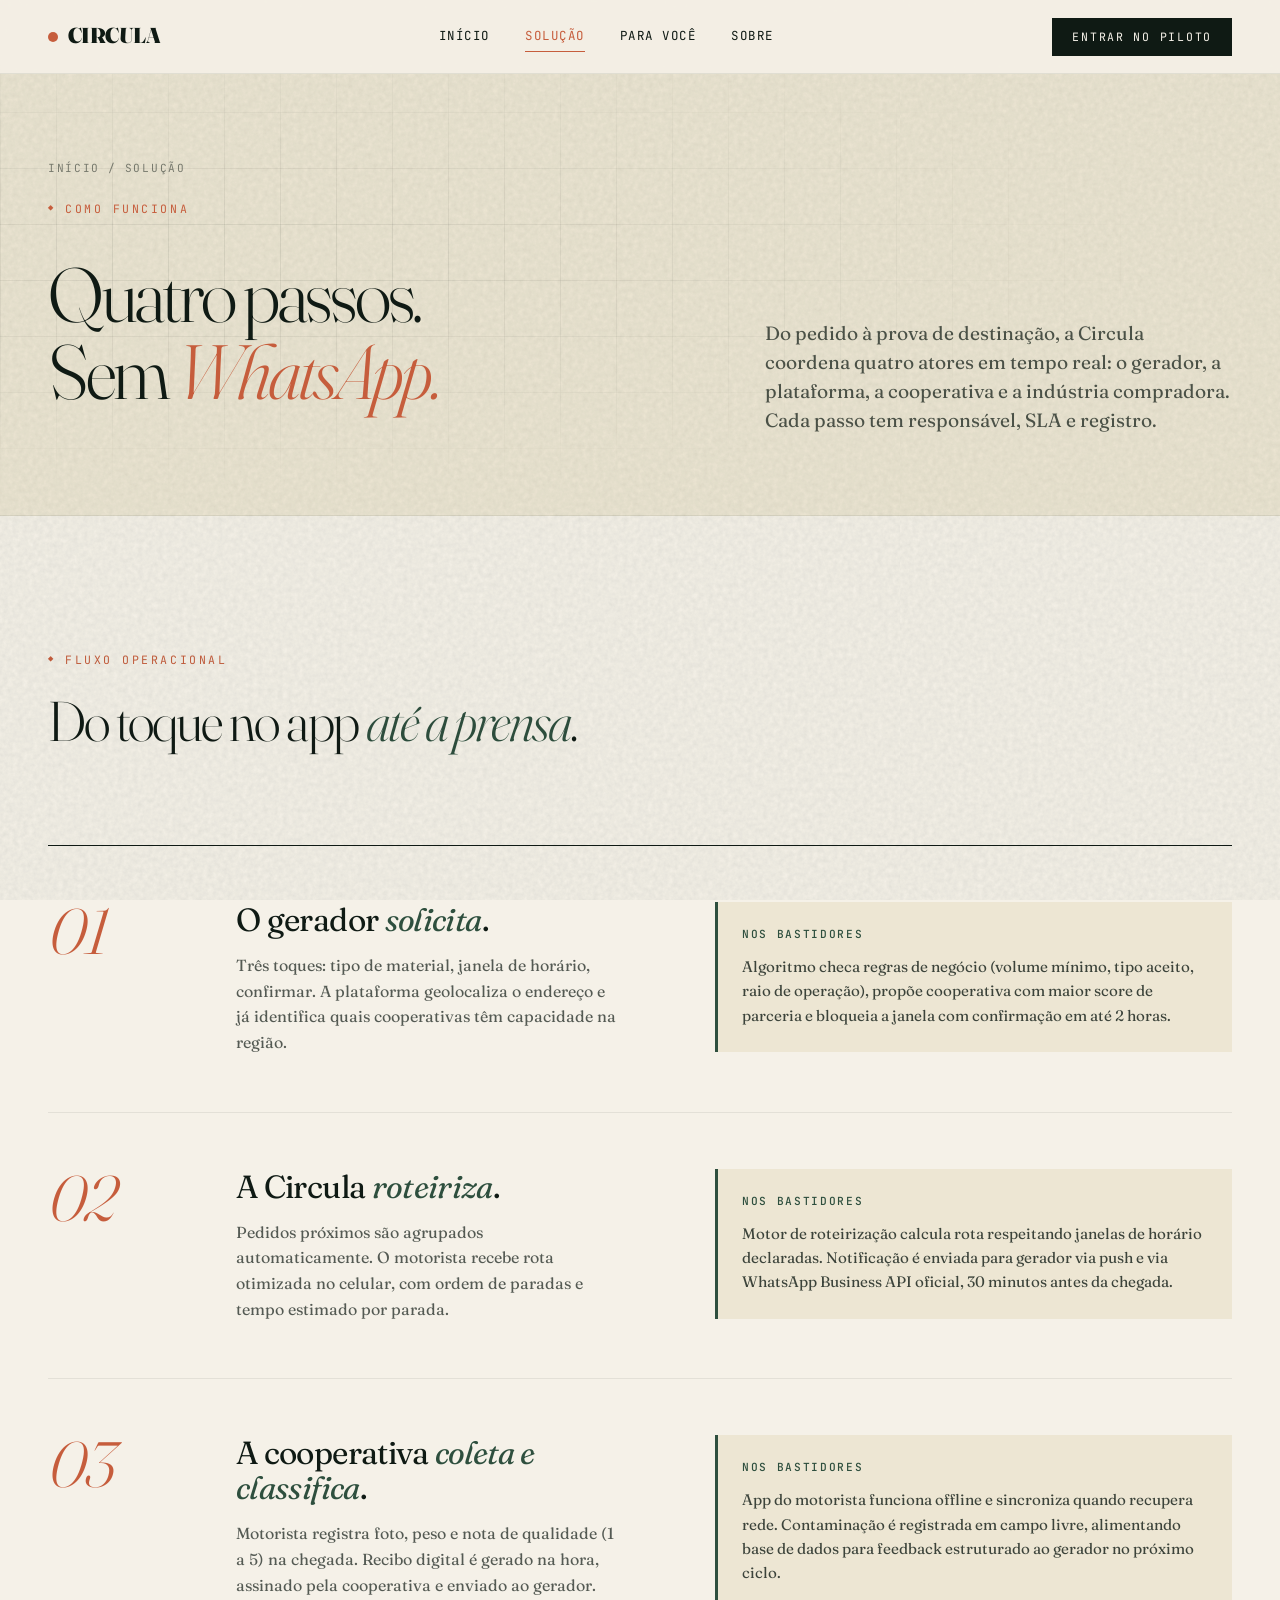
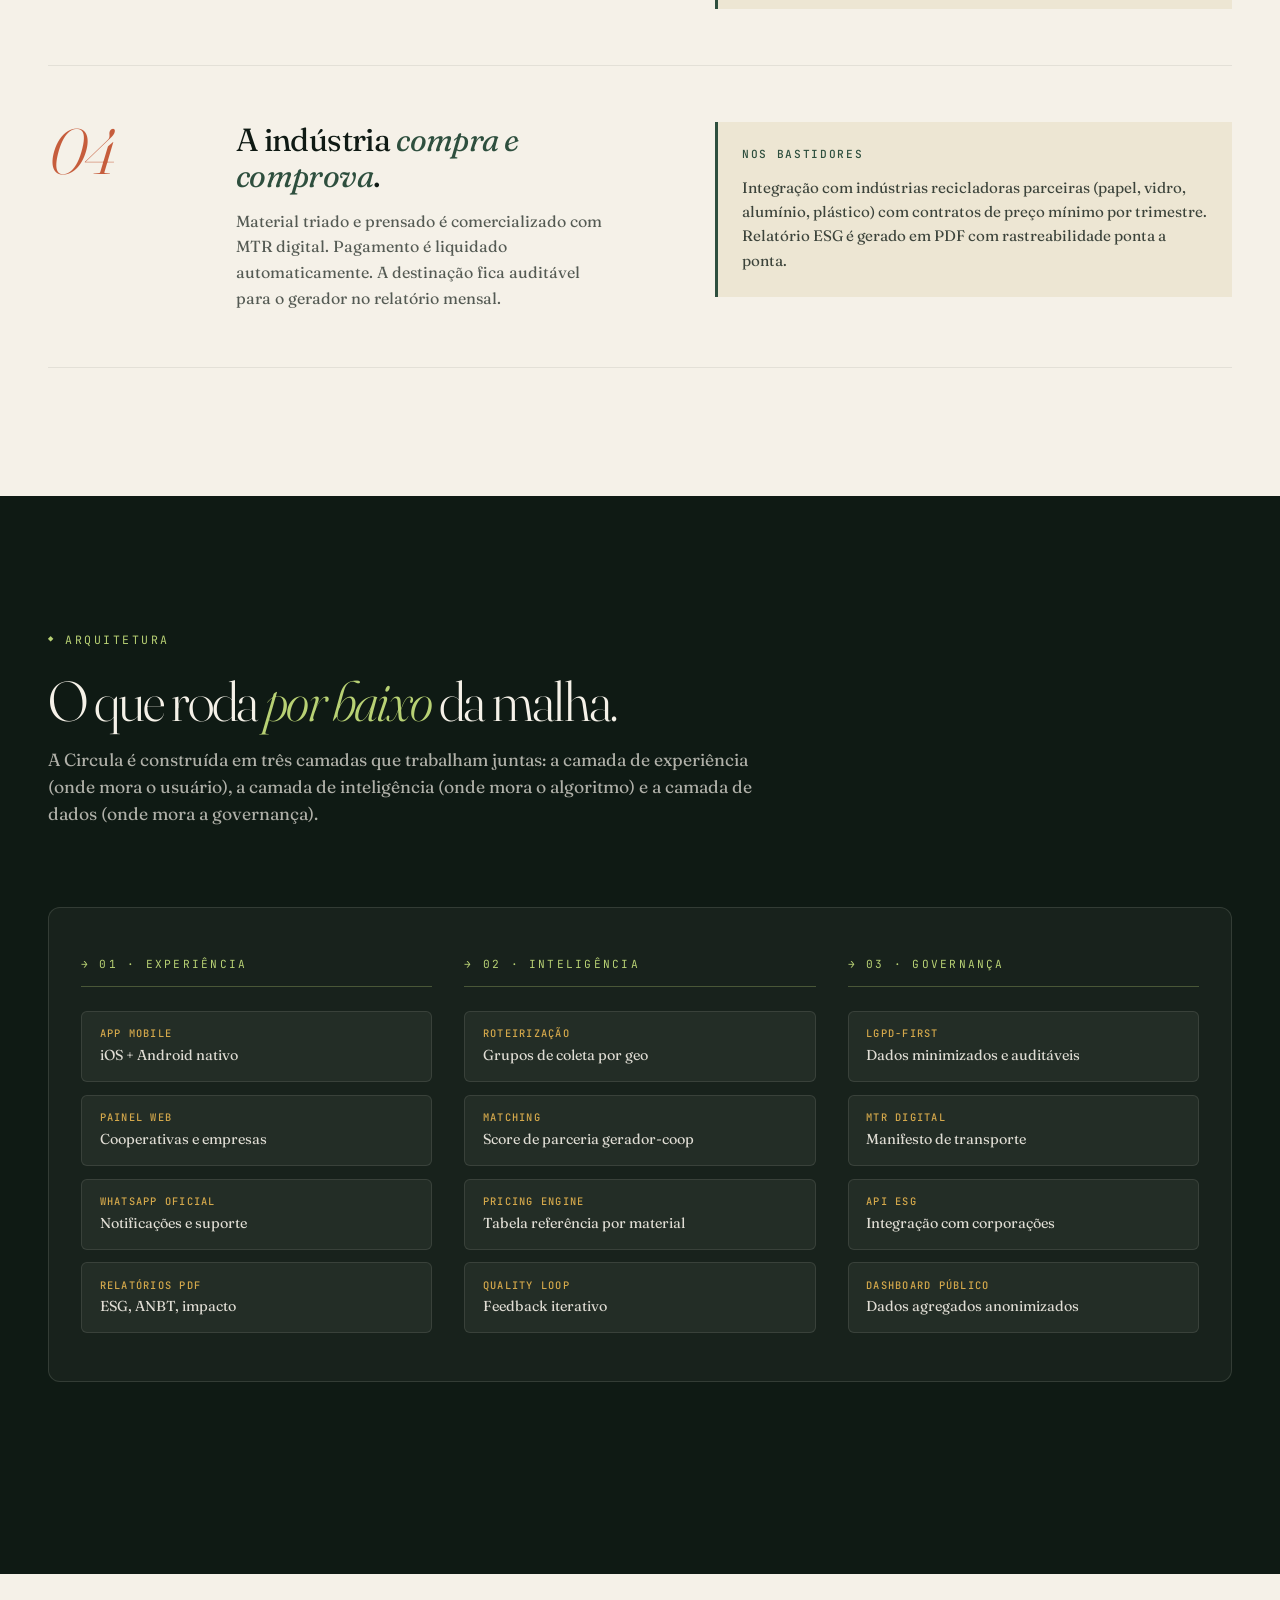
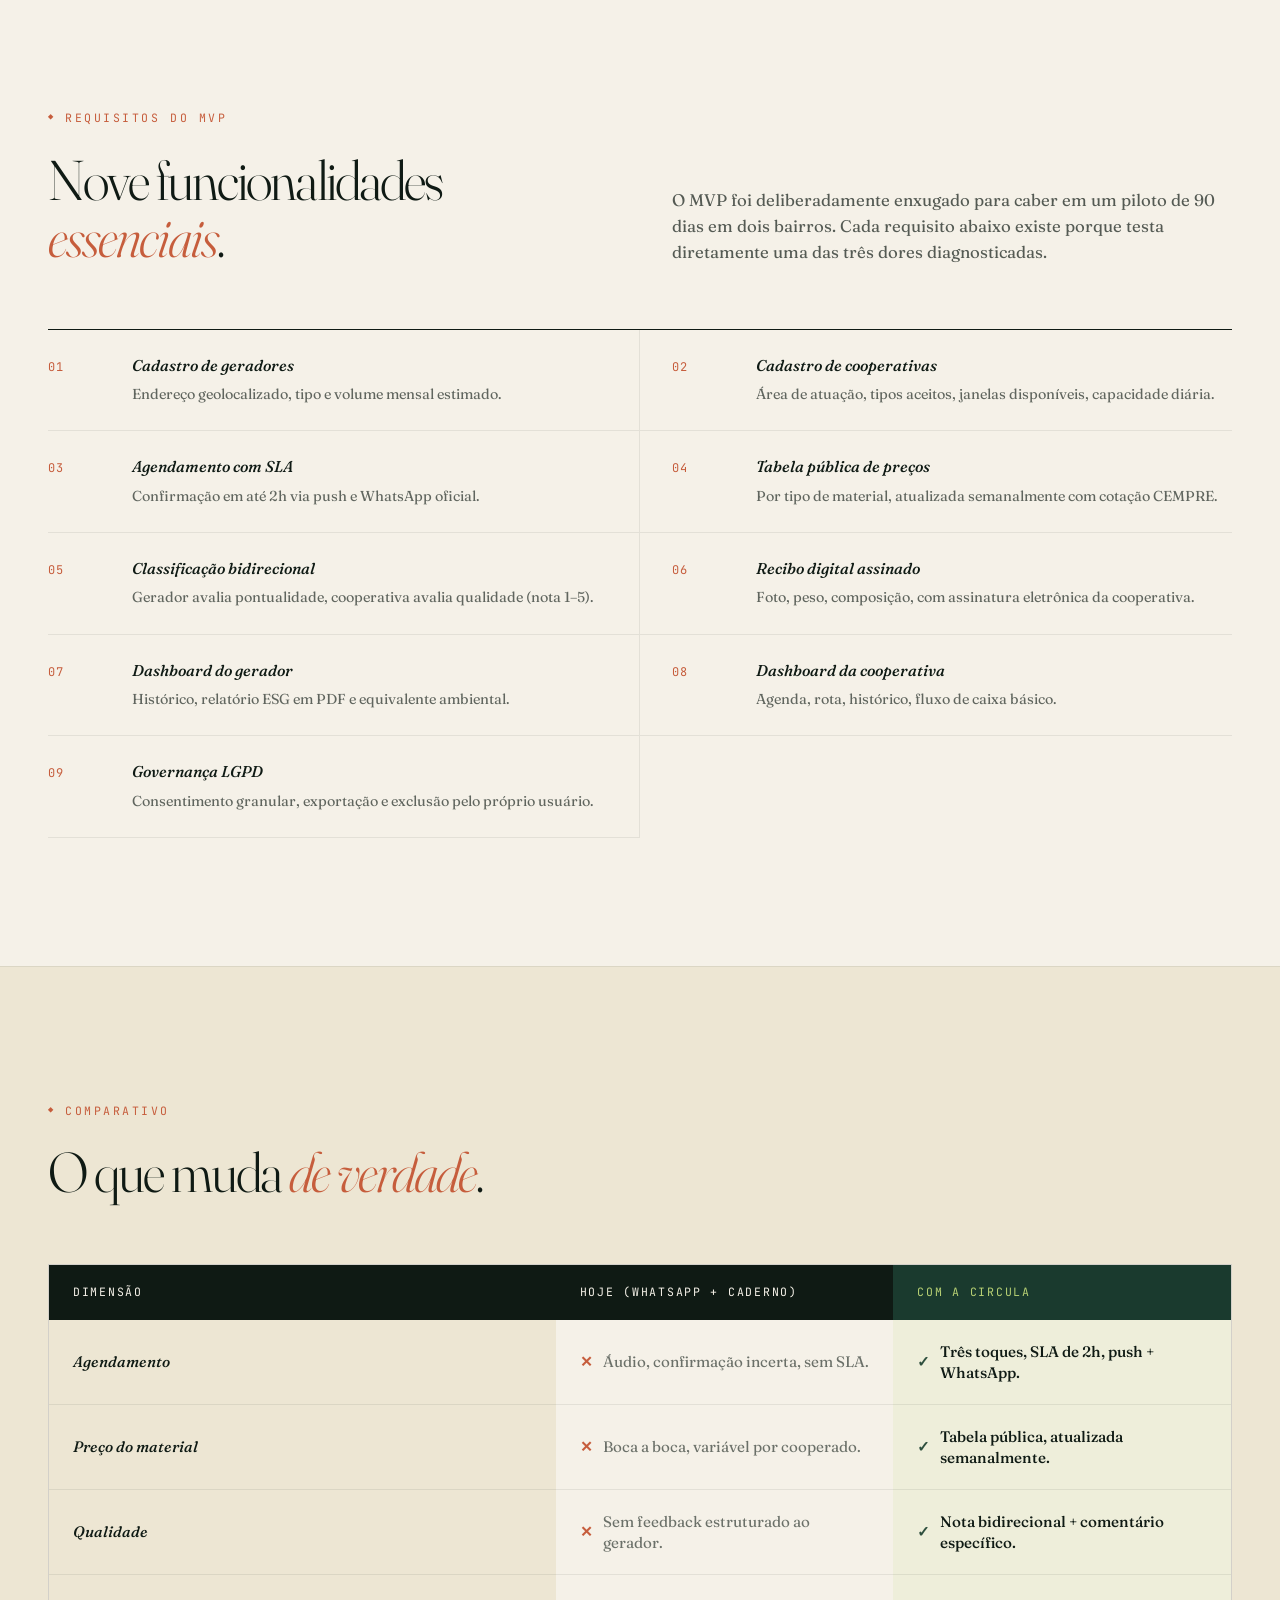
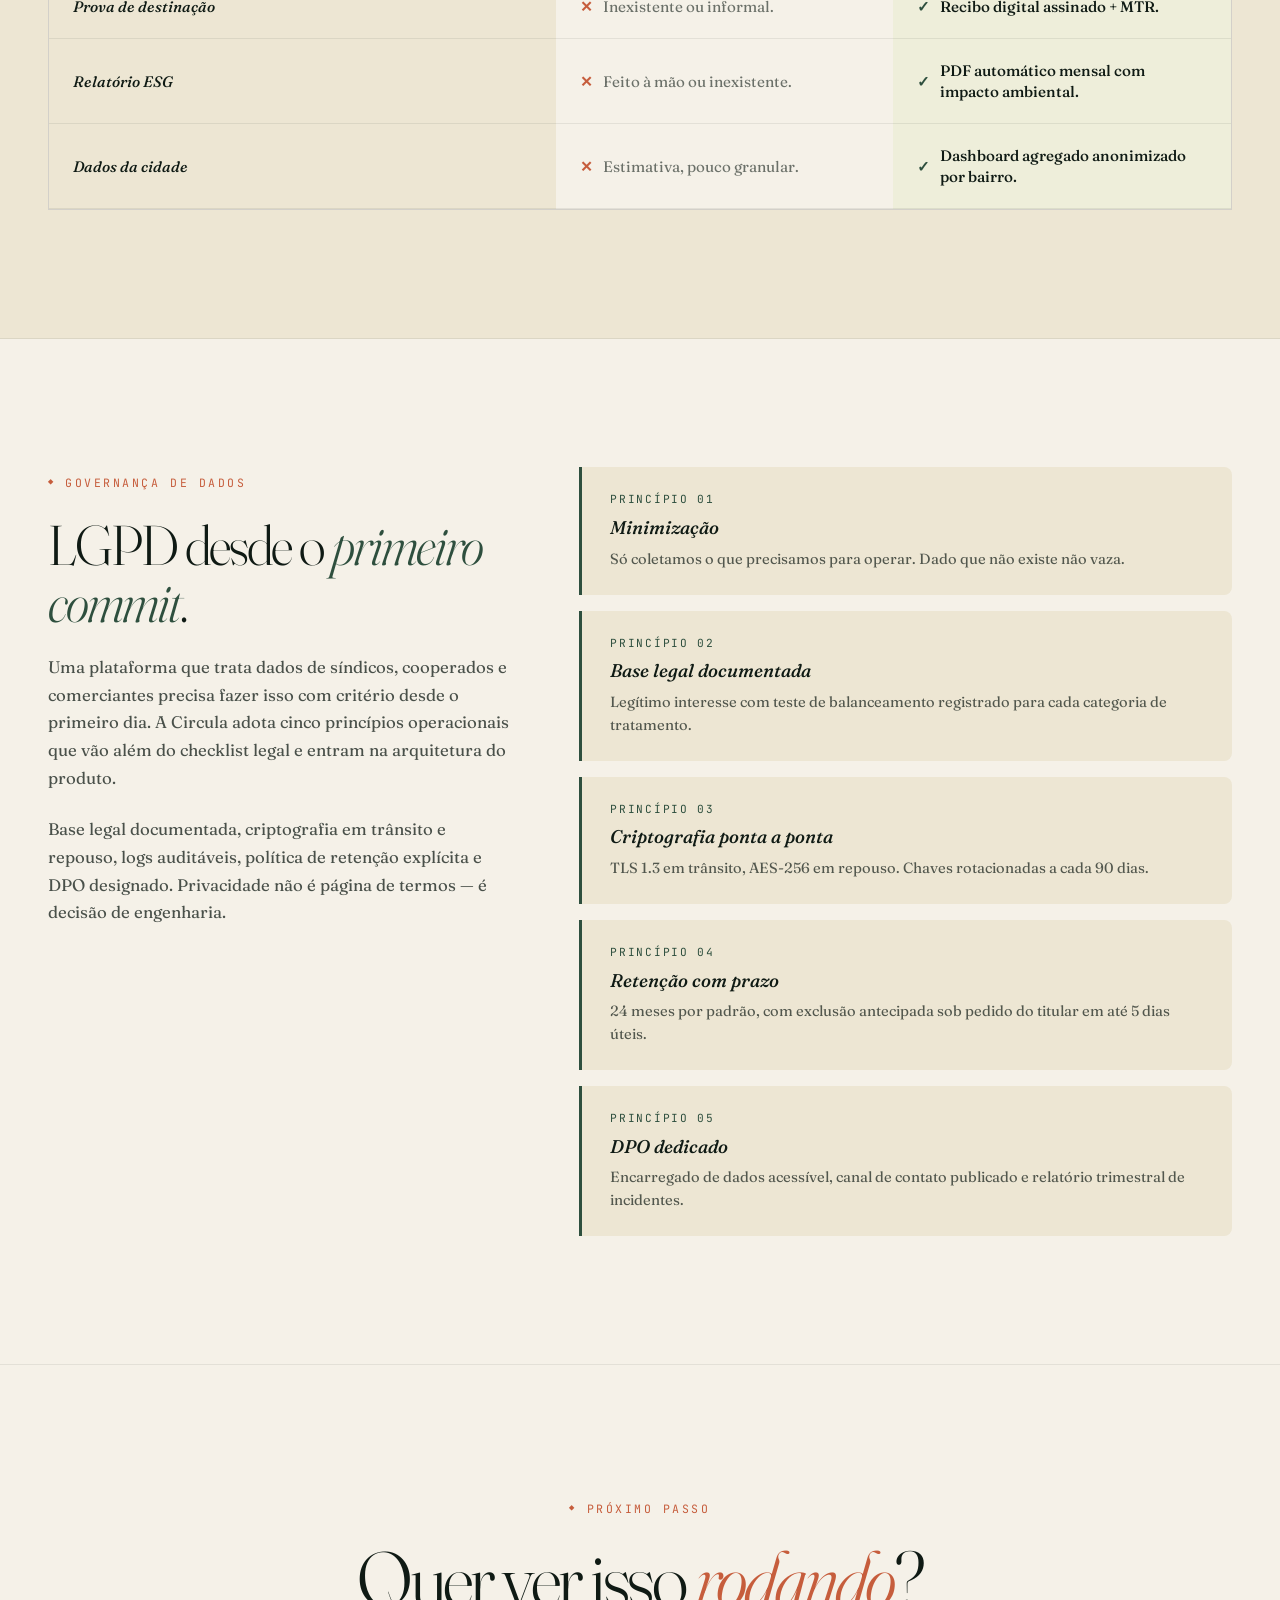
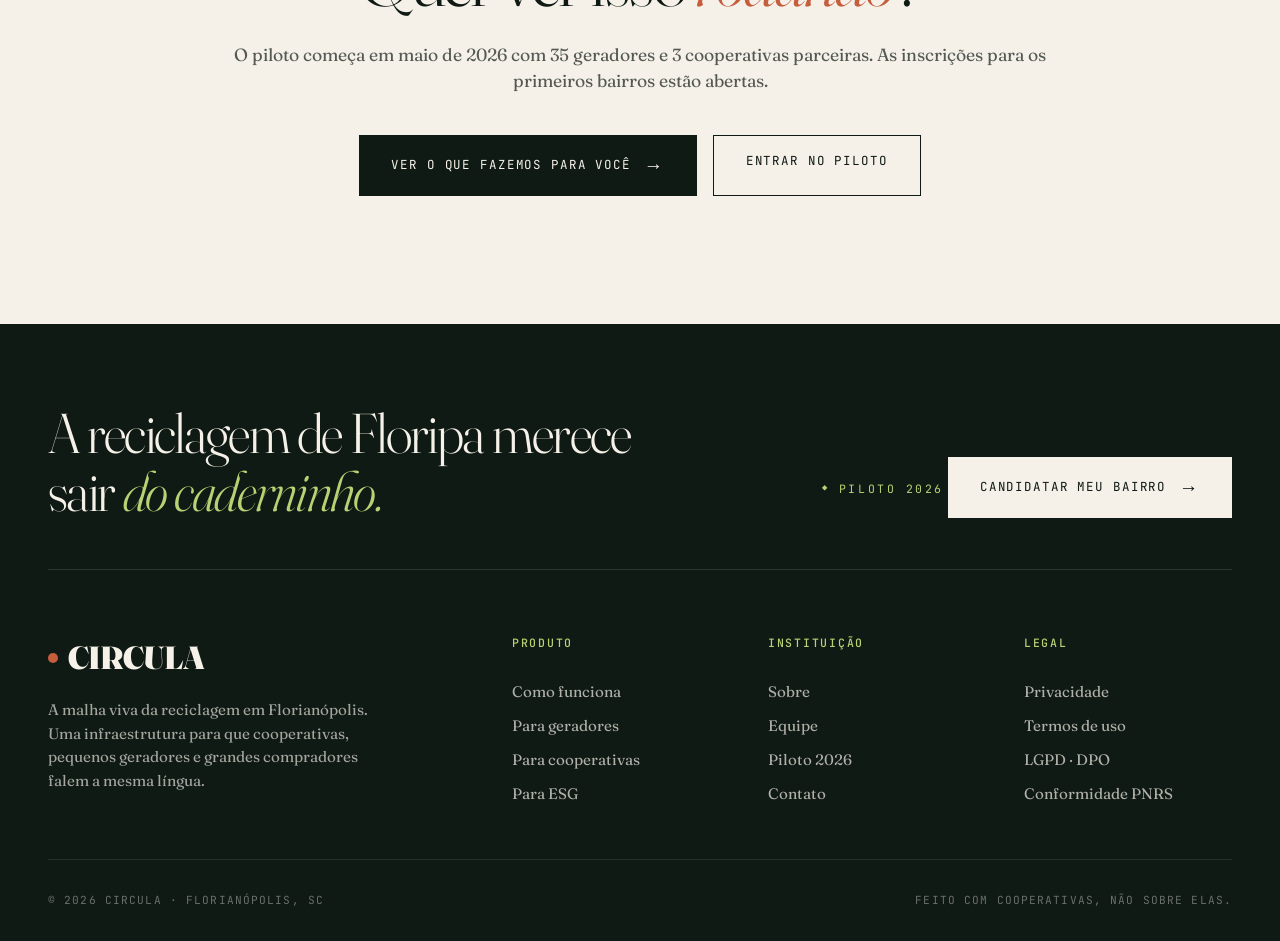
<file: solucao.html>
<!DOCTYPE html>
<html lang="pt-BR">
<head>
<meta charset="UTF-8">
<meta name="viewport" content="width=device-width, initial-scale=1.0">
<title>Solução · CIRCULA</title>
<meta name="description" content="Como a Circula coordena gerador, cooperativa e indústria em quatro passos. Arquitetura, fluxo operacional e requisitos do MVP.">
<link rel="preconnect" href="https://fonts.googleapis.com">
<link rel="preconnect" href="https://fonts.gstatic.com" crossorigin>
<link href="https://fonts.googleapis.com/css2?family=Fraunces:ital,opsz,wght@0,9..144,300;0,9..144,400;0,9..144,500;0,9..144,700;0,9..144,900;1,9..144,400&family=JetBrains+Mono:wght@400;500&display=swap" rel="stylesheet">
<link rel="stylesheet" href="styles.css">
<style>
/* ============ FLOW STEPS (big numbered) ============ */
.flow-section {
  padding: 8rem 3rem;
  max-width: 1300px; margin: 0 auto;
}
.flow-head {
  max-width: 720px;
  margin-bottom: 6rem;
}
.flow-steps-big {
  display: grid;
  gap: 0;
  border-top: 1px solid var(--ink);
}
.flow-step-big {
  display: grid;
  grid-template-columns: 140px 1fr 1.2fr;
  gap: 3rem;
  padding: 3.5rem 0;
  border-bottom: 1px solid var(--grid);
  align-items: start;
  transition: padding .4s;
}
.flow-step-big:hover { padding-left: 1rem; }
.flow-step-num {
  font-size: clamp(3rem, 5vw, 5rem);
  line-height: 0.9;
  font-weight: 300;
  font-variation-settings: "opsz" 144, "wght" 300;
  font-style: italic;
  color: var(--clay);
  letter-spacing: -0.03em;
}
.flow-step-content h3 {
  font-size: clamp(1.6rem, 2.5vw, 2.2rem);
  font-weight: 400;
  line-height: 1.1;
  letter-spacing: -0.02em;
  margin-bottom: 1rem;
}
.flow-step-content h3 em { font-style: italic; color: var(--moss); }
.flow-step-content p {
  font-size: 1rem;
  color: rgba(15,26,20,0.7);
  line-height: 1.6;
  max-width: 380px;
}
.flow-step-detail {
  padding: 1.5rem;
  background: var(--paper-2);
  border-left: 3px solid var(--moss);
  font-size: 0.95rem;
  line-height: 1.6;
  color: rgba(15,26,20,0.8);
}
.flow-step-detail strong {
  display: block;
  font-family: 'JetBrains Mono', monospace;
  font-size: 0.7rem;
  font-weight: 500;
  text-transform: uppercase;
  letter-spacing: 0.15em;
  color: var(--moss);
  margin-bottom: 0.7rem;
}

/* ============ ARCHITECTURE ============ */
.architecture {
  padding: 8rem 3rem;
  background: var(--ink);
  color: var(--paper);
}
.arch-inner { max-width: 1300px; margin: 0 auto; }
.arch-head {
  max-width: 720px;
  margin-bottom: 5rem;
}
.arch-head .section-label { color: var(--lime); }
.arch-head h2 em { font-style: italic; color: var(--lime); }
.arch-head .arch-intro {
  font-size: 1.1rem;
  line-height: 1.55;
  color: rgba(245,241,232,0.7);
  margin-top: 1rem;
}

.arch-diagram {
  background: rgba(245,241,232,0.04);
  border: 1px solid rgba(245,241,232,0.12);
  border-radius: 12px;
  padding: 3rem 2rem;
  display: grid;
  grid-template-columns: 1fr 1fr 1fr;
  gap: 2rem;
  align-items: start;
  position: relative;
  margin-bottom: 4rem;
}
.arch-col { position: relative; }
.arch-col-title {
  font-family: 'JetBrains Mono', monospace;
  font-size: 0.7rem;
  text-transform: uppercase;
  letter-spacing: 0.2em;
  color: var(--lime);
  margin-bottom: 1.5rem;
  padding-bottom: 0.8rem;
  border-bottom: 1px solid rgba(184,209,116,0.3);
}
.arch-items {
  display: flex;
  flex-direction: column;
  gap: 0.8rem;
}
.arch-item {
  background: rgba(245,241,232,0.05);
  border: 1px solid rgba(245,241,232,0.1);
  padding: 0.9rem 1.1rem;
  border-radius: 6px;
  font-size: 0.9rem;
  color: rgba(245,241,232,0.9);
  transition: all .3s;
}
.arch-item:hover {
  background: rgba(184,209,116,0.1);
  border-color: var(--lime);
  color: var(--paper);
}
.arch-item strong {
  display: block;
  font-family: 'JetBrains Mono', monospace;
  font-size: 0.65rem;
  text-transform: uppercase;
  letter-spacing: 0.12em;
  color: var(--gold);
  margin-bottom: 3px;
  font-weight: 500;
}

/* ============ MVP REQUIREMENTS ============ */
.requirements {
  padding: 8rem 3rem;
  max-width: 1300px; margin: 0 auto;
}
.req-head {
  display: grid;
  grid-template-columns: 1fr 1fr;
  gap: 4rem;
  margin-bottom: 4rem;
  align-items: end;
}
.req-head h2 em { font-style: italic; color: var(--clay); }
.req-intro {
  font-size: 1.05rem;
  line-height: 1.55;
  color: rgba(15,26,20,0.7);
}
.req-list {
  display: grid;
  grid-template-columns: 1fr 1fr;
  gap: 0;
  border-top: 1px solid var(--ink);
}
.req-item {
  padding: 1.5rem 2rem 1.5rem 0;
  border-bottom: 1px solid var(--grid);
  display: grid;
  grid-template-columns: 60px 1fr;
  gap: 1.5rem;
  align-items: start;
}
.req-item:nth-child(odd) { border-right: 1px solid var(--grid); padding-right: 2rem; }
.req-item:nth-child(even) { padding-left: 2rem; padding-right: 0; }
.req-num {
  font-family: 'JetBrains Mono', monospace;
  font-size: 0.75rem;
  color: var(--clay);
  letter-spacing: 0.1em;
  padding-top: 4px;
}
.req-text {
  font-size: 0.98rem;
  line-height: 1.55;
  color: var(--ink);
}
.req-text strong { font-weight: 500; display: block; margin-bottom: 4px; font-style: italic; }
.req-text span { color: rgba(15,26,20,0.65); font-size: 0.9rem; }

/* ============ COMPARISON ============ */
.comparison {
  padding: 8rem 3rem;
  background: var(--paper-2);
  border-top: 1px solid var(--grid);
  border-bottom: 1px solid var(--grid);
}
.comp-inner { max-width: 1200px; margin: 0 auto; }
.comp-head { margin-bottom: 4rem; max-width: 720px; }
.comp-head h2 em { font-style: italic; color: var(--clay); }
.comp-table {
  display: grid;
  grid-template-columns: 1.5fr 1fr 1fr;
  background: var(--paper);
  border: 1px solid var(--grid-2);
}
.comp-row {
  display: contents;
}
.comp-cell {
  padding: 1.3rem 1.5rem;
  border-bottom: 1px solid var(--grid);
  font-size: 0.95rem;
  line-height: 1.4;
  display: flex; align-items: center;
}
.comp-cell.header {
  background: var(--ink);
  color: var(--paper);
  font-family: 'JetBrains Mono', monospace;
  font-size: 0.72rem;
  text-transform: uppercase;
  letter-spacing: 0.15em;
  border-bottom: none;
  padding: 1.2rem 1.5rem;
}
.comp-cell.header.highlight { background: var(--moss-deep); color: var(--lime); }
.comp-cell.label { font-weight: 500; background: var(--paper-2); font-style: italic; }
.comp-cell.bad { color: rgba(15,26,20,0.6); }
.comp-cell.bad::before { content: '✕'; margin-right: 10px; color: var(--clay); font-weight: 700; }
.comp-cell.good::before { content: '✓'; margin-right: 10px; color: var(--moss); font-weight: 700; }
.comp-cell.good { background: rgba(184,209,116,0.12); font-weight: 500; }

/* ============ LGPD SECTION ============ */
.lgpd {
  padding: 8rem 3rem;
  max-width: 1300px;
  margin: 0 auto;
}
.lgpd-grid {
  display: grid;
  grid-template-columns: 1fr 1.4fr;
  gap: 4rem;
  align-items: start;
}
.lgpd-text h2 em { font-style: italic; color: var(--moss); }
.lgpd-text p {
  font-size: 1.05rem;
  line-height: 1.65;
  color: rgba(15,26,20,0.75);
  margin-top: 1.5rem;
}
.lgpd-principles {
  display: grid;
  gap: 1rem;
}
.principle {
  background: var(--paper-2);
  padding: 1.5rem 1.8rem;
  border-left: 3px solid var(--moss);
  border-radius: 0 8px 8px 0;
}
.principle-label {
  font-family: 'JetBrains Mono', monospace;
  font-size: 0.7rem;
  text-transform: uppercase;
  letter-spacing: 0.15em;
  color: var(--moss);
  margin-bottom: 6px;
}
.principle-title {
  font-size: 1.15rem;
  font-style: italic;
  font-weight: 500;
  margin-bottom: 6px;
}
.principle-text {
  font-size: 0.92rem;
  line-height: 1.55;
  color: rgba(15,26,20,0.7);
}

/* ============ NEXT STEP CTA ============ */
.next-step {
  padding: 8rem 3rem;
  background: var(--paper);
  border-top: 1px solid var(--grid);
  text-align: center;
}
.next-inner { max-width: 820px; margin: 0 auto; }
.next-title em { font-style: italic; color: var(--clay); }
.next-sub {
  font-size: 1.1rem;
  color: rgba(15,26,20,0.7);
  margin: 1.5rem 0 2.5rem;
}
.next-actions { display: flex; gap: 1rem; justify-content: center; flex-wrap: wrap; }

@media (max-width: 960px) {
  .flow-section, .architecture, .requirements, .comparison, .lgpd, .next-step { padding: 5rem 1.5rem; }
  .flow-step-big { grid-template-columns: 80px 1fr; gap: 1.5rem; padding: 2.5rem 0; }
  .flow-step-detail { grid-column: 1 / -1; }
  .arch-diagram { grid-template-columns: 1fr; gap: 2rem; padding: 2rem 1.5rem; }
  .req-list { grid-template-columns: 1fr; }
  .req-item:nth-child(odd) { border-right: none; padding-right: 0; }
  .req-item:nth-child(even) { padding-left: 0; }
  .req-head, .lgpd-grid { grid-template-columns: 1fr; gap: 2rem; }
  .comp-table { grid-template-columns: 1fr; }
  .comp-cell { border-right: none !important; }
  .comp-cell.header + .comp-cell.header { display: none; }
}
</style>
</head>
<body>

<!-- NAV -->
<nav class="main-nav">
  <a href="index.html" class="logo">
    <span class="logo-dot"></span>
    CIRCULA
  </a>
  <div class="nav-links" id="navLinks">
    <a href="index.html">Início</a>
    <a href="solucao.html" class="active">Solução</a>
    <a href="para-voce.html">Para você</a>
    <a href="sobre.html">Sobre</a>
  </div>
  <a href="sobre.html#piloto" class="nav-cta">Entrar no piloto</a>
  <button class="nav-toggle" onclick="document.getElementById('navLinks').classList.toggle('open')" aria-label="Menu">
    <span></span><span></span><span></span>
  </button>
</nav>

<!-- PAGE HERO -->
<section class="page-hero">
  <div class="page-hero-grid"></div>
  <div class="page-hero-inner">
    <div>
      <div class="breadcrumb"><a href="index.html">Início</a><span>/</span>Solução</div>
      <span class="section-label">Como funciona</span>
      <h1 class="title-xl page-hero-title">Quatro passos.<br>Sem <em class="accent-clay">WhatsApp.</em></h1>
    </div>
    <p class="page-hero-sub">Do pedido à prova de destinação, a Circula coordena quatro atores em tempo real: o gerador, a plataforma, a cooperativa e a indústria compradora. Cada passo tem responsável, SLA e registro.</p>
  </div>
</section>

<!-- FLOW STEPS -->
<section class="flow-section">
  <div class="flow-head">
    <span class="section-label">Fluxo operacional</span>
    <h2 class="title-lg">Do toque no app <em class="accent-moss">até a prensa</em>.</h2>
  </div>

  <div class="flow-steps-big">
    <div class="flow-step-big">
      <div class="flow-step-num">01</div>
      <div class="flow-step-content">
        <h3>O gerador <em>solicita</em>.</h3>
        <p>Três toques: tipo de material, janela de horário, confirmar. A plataforma geolocaliza o endereço e já identifica quais cooperativas têm capacidade na região.</p>
      </div>
      <div class="flow-step-detail">
        <strong>Nos bastidores</strong>
        Algoritmo checa regras de negócio (volume mínimo, tipo aceito, raio de operação), propõe cooperativa com maior score de parceria e bloqueia a janela com confirmação em até 2 horas.
      </div>
    </div>

    <div class="flow-step-big">
      <div class="flow-step-num">02</div>
      <div class="flow-step-content">
        <h3>A Circula <em>roteiriza</em>.</h3>
        <p>Pedidos próximos são agrupados automaticamente. O motorista recebe rota otimizada no celular, com ordem de paradas e tempo estimado por parada.</p>
      </div>
      <div class="flow-step-detail">
        <strong>Nos bastidores</strong>
        Motor de roteirização calcula rota respeitando janelas de horário declaradas. Notificação é enviada para gerador via push e via WhatsApp Business API oficial, 30 minutos antes da chegada.
      </div>
    </div>

    <div class="flow-step-big">
      <div class="flow-step-num">03</div>
      <div class="flow-step-content">
        <h3>A cooperativa <em>coleta e classifica</em>.</h3>
        <p>Motorista registra foto, peso e nota de qualidade (1 a 5) na chegada. Recibo digital é gerado na hora, assinado pela cooperativa e enviado ao gerador.</p>
      </div>
      <div class="flow-step-detail">
        <strong>Nos bastidores</strong>
        App do motorista funciona offline e sincroniza quando recupera rede. Contaminação é registrada em campo livre, alimentando base de dados para feedback estruturado ao gerador no próximo ciclo.
      </div>
    </div>

    <div class="flow-step-big">
      <div class="flow-step-num">04</div>
      <div class="flow-step-content">
        <h3>A indústria <em>compra e comprova</em>.</h3>
        <p>Material triado e prensado é comercializado com MTR digital. Pagamento é liquidado automaticamente. A destinação fica auditável para o gerador no relatório mensal.</p>
      </div>
      <div class="flow-step-detail">
        <strong>Nos bastidores</strong>
        Integração com indústrias recicladoras parceiras (papel, vidro, alumínio, plástico) com contratos de preço mínimo por trimestre. Relatório ESG é gerado em PDF com rastreabilidade ponta a ponta.
      </div>
    </div>
  </div>
</section>

<!-- ARCHITECTURE -->
<section class="architecture">
  <div class="arch-inner">
    <div class="arch-head">
      <span class="section-label">Arquitetura</span>
      <h2 class="title-lg">O que roda <em>por baixo</em> da malha.</h2>
      <p class="arch-intro">A Circula é construída em três camadas que trabalham juntas: a camada de experiência (onde mora o usuário), a camada de inteligência (onde mora o algoritmo) e a camada de dados (onde mora a governança).</p>
    </div>

    <div class="arch-diagram">
      <div class="arch-col">
        <div class="arch-col-title">→ 01 · Experiência</div>
        <div class="arch-items">
          <div class="arch-item"><strong>App mobile</strong>iOS + Android nativo</div>
          <div class="arch-item"><strong>Painel web</strong>Cooperativas e empresas</div>
          <div class="arch-item"><strong>WhatsApp oficial</strong>Notificações e suporte</div>
          <div class="arch-item"><strong>Relatórios PDF</strong>ESG, ANBT, impacto</div>
        </div>
      </div>

      <div class="arch-col">
        <div class="arch-col-title">→ 02 · Inteligência</div>
        <div class="arch-items">
          <div class="arch-item"><strong>Roteirização</strong>Grupos de coleta por geo</div>
          <div class="arch-item"><strong>Matching</strong>Score de parceria gerador-coop</div>
          <div class="arch-item"><strong>Pricing engine</strong>Tabela referência por material</div>
          <div class="arch-item"><strong>Quality loop</strong>Feedback iterativo</div>
        </div>
      </div>

      <div class="arch-col">
        <div class="arch-col-title">→ 03 · Governança</div>
        <div class="arch-items">
          <div class="arch-item"><strong>LGPD-first</strong>Dados minimizados e auditáveis</div>
          <div class="arch-item"><strong>MTR digital</strong>Manifesto de transporte</div>
          <div class="arch-item"><strong>API ESG</strong>Integração com corporações</div>
          <div class="arch-item"><strong>Dashboard público</strong>Dados agregados anonimizados</div>
        </div>
      </div>
    </div>
  </div>
</section>

<!-- MVP REQUIREMENTS -->
<section class="requirements">
  <div class="req-head">
    <div>
      <span class="section-label">Requisitos do MVP</span>
      <h2 class="title-lg">Nove funcionalidades <em class="accent-clay">essenciais</em>.</h2>
    </div>
    <p class="req-intro">O MVP foi deliberadamente enxugado para caber em um piloto de 90 dias em dois bairros. Cada requisito abaixo existe porque testa diretamente uma das três dores diagnosticadas.</p>
  </div>

  <div class="req-list">
    <div class="req-item">
      <div class="req-num">01</div>
      <div class="req-text">
        <strong>Cadastro de geradores</strong>
        <span>Endereço geolocalizado, tipo e volume mensal estimado.</span>
      </div>
    </div>
    <div class="req-item">
      <div class="req-num">02</div>
      <div class="req-text">
        <strong>Cadastro de cooperativas</strong>
        <span>Área de atuação, tipos aceitos, janelas disponíveis, capacidade diária.</span>
      </div>
    </div>
    <div class="req-item">
      <div class="req-num">03</div>
      <div class="req-text">
        <strong>Agendamento com SLA</strong>
        <span>Confirmação em até 2h via push e WhatsApp oficial.</span>
      </div>
    </div>
    <div class="req-item">
      <div class="req-num">04</div>
      <div class="req-text">
        <strong>Tabela pública de preços</strong>
        <span>Por tipo de material, atualizada semanalmente com cotação CEMPRE.</span>
      </div>
    </div>
    <div class="req-item">
      <div class="req-num">05</div>
      <div class="req-text">
        <strong>Classificação bidirecional</strong>
        <span>Gerador avalia pontualidade, cooperativa avalia qualidade (nota 1–5).</span>
      </div>
    </div>
    <div class="req-item">
      <div class="req-num">06</div>
      <div class="req-text">
        <strong>Recibo digital assinado</strong>
        <span>Foto, peso, composição, com assinatura eletrônica da cooperativa.</span>
      </div>
    </div>
    <div class="req-item">
      <div class="req-num">07</div>
      <div class="req-text">
        <strong>Dashboard do gerador</strong>
        <span>Histórico, relatório ESG em PDF e equivalente ambiental.</span>
      </div>
    </div>
    <div class="req-item">
      <div class="req-num">08</div>
      <div class="req-text">
        <strong>Dashboard da cooperativa</strong>
        <span>Agenda, rota, histórico, fluxo de caixa básico.</span>
      </div>
    </div>
    <div class="req-item">
      <div class="req-num">09</div>
      <div class="req-text">
        <strong>Governança LGPD</strong>
        <span>Consentimento granular, exportação e exclusão pelo próprio usuário.</span>
      </div>
    </div>
  </div>
</section>

<!-- COMPARISON -->
<section class="comparison">
  <div class="comp-inner">
    <div class="comp-head">
      <span class="section-label">Comparativo</span>
      <h2 class="title-lg">O que muda <em class="accent-clay">de verdade</em>.</h2>
    </div>

    <div class="comp-table">
      <div class="comp-row">
        <div class="comp-cell header">Dimensão</div>
        <div class="comp-cell header">Hoje (WhatsApp + caderno)</div>
        <div class="comp-cell header highlight">Com a Circula</div>
      </div>

      <div class="comp-row">
        <div class="comp-cell label">Agendamento</div>
        <div class="comp-cell bad">Áudio, confirmação incerta, sem SLA.</div>
        <div class="comp-cell good">Três toques, SLA de 2h, push + WhatsApp.</div>
      </div>

      <div class="comp-row">
        <div class="comp-cell label">Preço do material</div>
        <div class="comp-cell bad">Boca a boca, variável por cooperado.</div>
        <div class="comp-cell good">Tabela pública, atualizada semanalmente.</div>
      </div>

      <div class="comp-row">
        <div class="comp-cell label">Qualidade</div>
        <div class="comp-cell bad">Sem feedback estruturado ao gerador.</div>
        <div class="comp-cell good">Nota bidirecional + comentário específico.</div>
      </div>

      <div class="comp-row">
        <div class="comp-cell label">Prova de destinação</div>
        <div class="comp-cell bad">Inexistente ou informal.</div>
        <div class="comp-cell good">Recibo digital assinado + MTR.</div>
      </div>

      <div class="comp-row">
        <div class="comp-cell label">Relatório ESG</div>
        <div class="comp-cell bad">Feito à mão ou inexistente.</div>
        <div class="comp-cell good">PDF automático mensal com impacto ambiental.</div>
      </div>

      <div class="comp-row">
        <div class="comp-cell label">Dados da cidade</div>
        <div class="comp-cell bad">Estimativa, pouco granular.</div>
        <div class="comp-cell good">Dashboard agregado anonimizado por bairro.</div>
      </div>
    </div>
  </div>
</section>

<!-- LGPD -->
<section class="lgpd">
  <div class="lgpd-grid">
    <div class="lgpd-text">
      <span class="section-label">Governança de dados</span>
      <h2 class="title-lg">LGPD desde o <em class="accent-moss">primeiro commit</em>.</h2>
      <p>Uma plataforma que trata dados de síndicos, cooperados e comerciantes precisa fazer isso com critério desde o primeiro dia. A Circula adota cinco princípios operacionais que vão além do checklist legal e entram na arquitetura do produto.</p>
      <p>Base legal documentada, criptografia em trânsito e repouso, logs auditáveis, política de retenção explícita e DPO designado. Privacidade não é página de termos — é decisão de engenharia.</p>
    </div>

    <div class="lgpd-principles">
      <div class="principle">
        <div class="principle-label">Princípio 01</div>
        <div class="principle-title">Minimização</div>
        <div class="principle-text">Só coletamos o que precisamos para operar. Dado que não existe não vaza.</div>
      </div>
      <div class="principle">
        <div class="principle-label">Princípio 02</div>
        <div class="principle-title">Base legal documentada</div>
        <div class="principle-text">Legítimo interesse com teste de balanceamento registrado para cada categoria de tratamento.</div>
      </div>
      <div class="principle">
        <div class="principle-label">Princípio 03</div>
        <div class="principle-title">Criptografia ponta a ponta</div>
        <div class="principle-text">TLS 1.3 em trânsito, AES-256 em repouso. Chaves rotacionadas a cada 90 dias.</div>
      </div>
      <div class="principle">
        <div class="principle-label">Princípio 04</div>
        <div class="principle-title">Retenção com prazo</div>
        <div class="principle-text">24 meses por padrão, com exclusão antecipada sob pedido do titular em até 5 dias úteis.</div>
      </div>
      <div class="principle">
        <div class="principle-label">Princípio 05</div>
        <div class="principle-title">DPO dedicado</div>
        <div class="principle-text">Encarregado de dados acessível, canal de contato publicado e relatório trimestral de incidentes.</div>
      </div>
    </div>
  </div>
</section>

<!-- NEXT STEP -->
<section class="next-step">
  <div class="next-inner">
    <span class="section-label">Próximo passo</span>
    <h2 class="title-xl next-title">Quer ver isso <em>rodando</em>?</h2>
    <p class="next-sub">O piloto começa em maio de 2026 com 35 geradores e 3 cooperativas parceiras. As inscrições para os primeiros bairros estão abertas.</p>
    <div class="next-actions">
      <a href="para-voce.html" class="btn-primary">Ver o que fazemos para você</a>
      <a href="sobre.html#piloto" class="btn-ghost">Entrar no piloto</a>
    </div>
  </div>
</section>

<!-- FOOTER -->
<footer class="main-footer">
  <div class="footer-top">
    <h3 class="footer-motto">A reciclagem de Floripa merece sair <em>do caderninho.</em></h3>
    <div class="footer-cta">
      <span class="section-label">Piloto 2026</span>
      <a href="sobre.html#piloto" class="btn-light">Candidatar meu bairro</a>
    </div>
  </div>

  <div class="footer-inner">
    <div class="footer-brand">
      <a href="index.html" class="logo"><span class="logo-dot"></span>CIRCULA</a>
      <p class="footer-tag">A malha viva da reciclagem em Florianópolis. Uma infraestrutura para que cooperativas, pequenos geradores e grandes compradores falem a mesma língua.</p>
    </div>
    <div class="footer-col">
      <h4>Produto</h4>
      <a href="solucao.html">Como funciona</a>
      <a href="para-voce.html#gerador">Para geradores</a>
      <a href="para-voce.html#cooperativa">Para cooperativas</a>
      <a href="para-voce.html#esg">Para ESG</a>
    </div>
    <div class="footer-col">
      <h4>Instituição</h4>
      <a href="sobre.html">Sobre</a>
      <a href="sobre.html#equipe">Equipe</a>
      <a href="sobre.html#piloto">Piloto 2026</a>
      <a href="sobre.html#contato">Contato</a>
    </div>
    <div class="footer-col">
      <h4>Legal</h4>
      <a href="#">Privacidade</a>
      <a href="#">Termos de uso</a>
      <a href="#">LGPD · DPO</a>
      <a href="#">Conformidade PNRS</a>
    </div>
  </div>
  <div class="footer-bottom">
    <span>© 2026 CIRCULA · Florianópolis, SC</span>
    <span>Feito com cooperativas, não sobre elas.</span>
  </div>
</footer>

</body>
</html>
</file>
<file: styles.css>
/* =============================================
   CIRCULA — Stylesheet compartilhado
   ============================================= */

:root {
  --ink:#0F1A14;
  --paper:#F5F1E8;
  --paper-2:#EDE6D3;
  --paper-3:#E4DCC5;
  --moss:#2E4F3E;
  --moss-deep:#1A3A2E;
  --moss-soft:#4A6B5A;
  --clay:#C65D3C;
  --clay-deep:#A54A2E;
  --lime:#B8D174;
  --gold:#D4A84B;
  --grid:rgba(15,26,20,.08);
  --grid-2:rgba(15,26,20,.15);
}

* { margin:0; padding:0; box-sizing:border-box; -webkit-font-smoothing: antialiased; }
html { scroll-behavior:smooth; }
body {
  font-family: 'Fraunces', Georgia, serif;
  background: var(--paper);
  color: var(--ink);
  overflow-x: hidden;
  line-height: 1.5;
}

/* noise texture overlay */
body::before {
  content:''; position:fixed; inset:0; pointer-events:none; z-index:1;
  opacity:.3; mix-blend-mode:multiply;
  background-image: url("data:image/svg+xml,%3Csvg viewBox='0 0 200 200' xmlns='http://www.w3.org/2000/svg'%3E%3Cfilter id='n'%3E%3CfeTurbulence type='fractalNoise' baseFrequency='0.9' numOctaves='3' stitchTiles='stitch'/%3E%3CfeColorMatrix values='0 0 0 0 0.06 0 0 0 0 0.1 0 0 0 0 0.08 0 0 0 0.35 0'/%3E%3C/filter%3E%3Crect width='100%25' height='100%25' filter='url(%23n)'/%3E%3C/svg%3E");
}

img, svg { max-width: 100%; display: block; }

/* ============ NAV ============ */
nav.main-nav {
  position: fixed; top: 0; left: 0; right: 0; z-index: 100;
  padding: 1.1rem 3rem;
  display: flex; justify-content: space-between; align-items: center;
  background: rgba(245, 241, 232, 0.88);
  backdrop-filter: blur(14px);
  -webkit-backdrop-filter: blur(14px);
  border-bottom: 1px solid var(--grid);
}
.logo {
  font-weight: 900;
  font-size: 1.35rem;
  letter-spacing: -0.02em;
  font-variation-settings: "opsz" 144;
  display: flex; align-items: center; gap: 0.6rem;
  color: var(--ink);
  text-decoration: none;
}
.logo-dot {
  width: 10px; height: 10px; border-radius: 50%;
  background: var(--clay);
  animation: pulse 2.5s ease-in-out infinite;
}
@keyframes pulse {
  0%, 100% { transform: scale(1); opacity: 1; }
  50% { transform: scale(1.3); opacity: 0.7; }
}
.nav-links {
  display: flex; gap: 2.2rem;
  font-family: 'JetBrains Mono', monospace;
  font-size: 0.78rem; text-transform: uppercase; letter-spacing: 0.12em;
}
.nav-links a {
  color: var(--ink); text-decoration: none;
  position: relative; padding: 4px 0;
  transition: color .3s;
}
.nav-links a::after {
  content: ''; position: absolute; bottom: -2px; left: 0;
  width: 0; height: 1px; background: var(--clay);
  transition: width .3s ease;
}
.nav-links a:hover::after,
.nav-links a.active::after { width: 100%; }
.nav-links a.active { color: var(--clay); }
.nav-cta {
  background: var(--ink); color: var(--paper);
  padding: 0.65rem 1.25rem;
  font-family: 'JetBrains Mono', monospace;
  font-size: 0.72rem; text-transform: uppercase; letter-spacing: 0.15em;
  border: none; cursor: pointer; transition: background .3s;
  text-decoration: none;
  display: inline-block;
}
.nav-cta:hover { background: var(--clay); }

/* Mobile nav */
.nav-toggle {
  display: none;
  background: none; border: none; cursor: pointer;
  width: 32px; height: 32px;
  flex-direction: column; justify-content: center; gap: 5px;
  padding: 0;
}
.nav-toggle span {
  display: block;
  width: 24px; height: 1.5px;
  background: var(--ink);
  transition: all .3s;
}

/* ============ SECTION UTILS ============ */
.section-label {
  font-family: 'JetBrains Mono', monospace;
  font-size: 0.72rem; text-transform: uppercase; letter-spacing: 0.22em;
  color: var(--clay);
  display: inline-flex; align-items: center; gap: 0.6rem;
  margin-bottom: 1.5rem;
}
.section-label::before { content:'◆'; font-size: 0.55rem; }

.title-xl {
  font-size: clamp(2.5rem, 6vw, 5rem);
  line-height: 1;
  font-weight: 300;
  font-variation-settings: "opsz" 144, "wght" 300;
  letter-spacing: -0.04em;
}
.title-lg {
  font-size: clamp(2rem, 4.5vw, 3.5rem);
  line-height: 1.02;
  font-weight: 300;
  font-variation-settings: "opsz" 144, "wght" 300;
  letter-spacing: -0.035em;
}
.title-md {
  font-size: clamp(1.6rem, 3vw, 2.2rem);
  line-height: 1.1;
  font-weight: 400;
  letter-spacing: -0.02em;
}
em.accent-moss { font-style: italic; color: var(--moss); font-weight: 400; }
em.accent-clay { font-style: italic; color: var(--clay); font-weight: 400; }
em.accent-lime { font-style: italic; color: var(--lime); font-weight: 400; }
em.accent-gold { font-style: italic; color: var(--gold); font-weight: 400; }

/* ============ BUTTONS ============ */
.btn-primary {
  background: var(--ink); color: var(--paper);
  padding: 1rem 2rem;
  font-family: 'JetBrains Mono', monospace;
  font-size: 0.78rem; text-transform: uppercase; letter-spacing: 0.15em;
  border: none; cursor: pointer;
  display: inline-flex; align-items: center; gap: 0.8rem;
  transition: all .3s;
  text-decoration: none;
}
.btn-primary:hover { background: var(--clay); transform: translateY(-2px); }
.btn-primary::after { content: '→'; font-family: Fraunces, serif; font-size: 1.2rem; }
.btn-ghost {
  background: transparent; color: var(--ink);
  padding: 1rem 2rem;
  font-family: 'JetBrains Mono', monospace;
  font-size: 0.78rem; text-transform: uppercase; letter-spacing: 0.15em;
  border: 1px solid var(--ink); cursor: pointer;
  transition: all .3s;
  text-decoration: none;
  display: inline-block;
}
.btn-ghost:hover { background: var(--ink); color: var(--paper); }
.btn-light {
  background: var(--paper); color: var(--ink);
  padding: 1rem 2rem;
  font-family: 'JetBrains Mono', monospace;
  font-size: 0.78rem; text-transform: uppercase; letter-spacing: 0.15em;
  border: none; cursor: pointer;
  display: inline-flex; align-items: center; gap: 0.8rem;
  transition: all .3s;
  text-decoration: none;
}
.btn-light:hover { background: var(--lime); transform: translateY(-2px); }
.btn-light::after { content: '→'; font-family: Fraunces, serif; font-size: 1.2rem; }

/* ============ PAGE HERO (inner pages) ============ */
.page-hero {
  padding: 10rem 3rem 5rem;
  position: relative;
  border-bottom: 1px solid var(--grid);
  background: var(--paper-2);
}
.page-hero-grid {
  position: absolute; inset: 0; z-index: 0; pointer-events: none;
  background-image:
    linear-gradient(var(--grid) 1px, transparent 1px),
    linear-gradient(90deg, var(--grid) 1px, transparent 1px);
  background-size: 56px 56px;
  mask-image: radial-gradient(ellipse at 20% 50%, black 10%, transparent 65%);
}
.page-hero-inner {
  max-width: 1300px; margin: 0 auto;
  position: relative; z-index: 2;
  display: grid;
  grid-template-columns: 1.4fr 1fr;
  gap: 4rem;
  align-items: end;
}
.page-hero-title { margin-top: 1rem; margin-bottom: 1.5rem; }
.page-hero-title em { font-style: italic; }
.page-hero-sub {
  font-size: 1.2rem;
  line-height: 1.5;
  color: rgba(15,26,20,0.72);
  max-width: 560px;
}
.breadcrumb {
  font-family: 'JetBrains Mono', monospace;
  font-size: 0.7rem;
  text-transform: uppercase;
  letter-spacing: 0.15em;
  color: rgba(15,26,20,0.5);
  margin-bottom: 1rem;
}
.breadcrumb a { color: rgba(15,26,20,0.5); text-decoration: none; }
.breadcrumb a:hover { color: var(--clay); }
.breadcrumb span { margin: 0 0.5rem; }

/* ============ FOOTER ============ */
footer.main-footer {
  background: var(--ink); color: var(--paper);
  padding: 5rem 3rem 2rem;
  position: relative;
  z-index: 2;
}
.footer-top {
  max-width: 1300px; margin: 0 auto 4rem;
  display: grid;
  grid-template-columns: 1.3fr 1fr;
  gap: 4rem;
  align-items: end;
  padding-bottom: 3rem;
  border-bottom: 1px solid rgba(245,241,232,0.12);
}
.footer-motto {
  font-size: clamp(2rem, 4.5vw, 3.5rem);
  line-height: 1.05;
  font-weight: 300;
  font-variation-settings: "opsz" 144, "wght" 300;
  letter-spacing: -0.03em;
  color: var(--paper);
}
.footer-motto em { font-style: italic; color: var(--lime); }
.footer-cta {
  text-align: right;
}
.footer-cta .section-label { color: var(--lime); }

.footer-inner {
  max-width: 1300px; margin: 0 auto;
  display: grid;
  grid-template-columns: 2fr 1fr 1fr 1fr;
  gap: 3rem;
  margin-bottom: 3rem;
}
.footer-brand .logo { color: var(--paper); font-size: 2rem; margin-bottom: 1rem; }
.footer-tag { font-size: 0.95rem; color: rgba(245,241,232,0.65); max-width: 340px; line-height: 1.55; }
.footer-col h4 {
  font-family: 'JetBrains Mono', monospace;
  font-size: 0.72rem;
  text-transform: uppercase;
  letter-spacing: 0.15em;
  color: var(--lime);
  margin-bottom: 1.5rem;
  font-weight: 500;
}
.footer-col a {
  color: rgba(245,241,232,0.7);
  text-decoration: none;
  font-size: 0.95rem;
  display: block;
  padding: 0.35rem 0;
  transition: color .3s;
}
.footer-col a:hover { color: var(--lime); }
.footer-bottom {
  max-width: 1300px; margin: 0 auto;
  border-top: 1px solid rgba(245,241,232,0.1);
  padding-top: 2rem;
  display: flex; justify-content: space-between; align-items: center;
  font-family: 'JetBrains Mono', monospace;
  font-size: 0.7rem;
  color: rgba(245,241,232,0.4);
  text-transform: uppercase;
  letter-spacing: 0.1em;
  flex-wrap: wrap; gap: 1rem;
}

/* ============ REUSABLE CARDS ============ */
.reveal { opacity: 0; transform: translateY(30px); transition: all .8s cubic-bezier(.2,.8,.2,1); }
.reveal.visible { opacity: 1; transform: translateY(0); }

/* ============ RESPONSIVE ============ */
@media (max-width: 960px) {
  nav.main-nav { padding: 1rem 1.5rem; }
  .nav-links {
    display: none;
    position: fixed; top: 64px; left: 0; right: 0;
    background: var(--paper);
    flex-direction: column;
    padding: 2rem 1.5rem;
    border-bottom: 1px solid var(--grid);
    gap: 1.5rem;
  }
  .nav-links.open { display: flex; }
  .nav-toggle { display: flex; }
  .nav-cta { display: none; }

  .page-hero { padding: 7rem 1.5rem 3rem; }
  .page-hero-inner { grid-template-columns: 1fr; gap: 2rem; }

  footer.main-footer { padding: 4rem 1.5rem 2rem; }
  .footer-top { grid-template-columns: 1fr; text-align: left; }
  .footer-cta { text-align: left; }
  .footer-inner { grid-template-columns: 1fr 1fr; gap: 2rem; }
  .footer-bottom { flex-direction: column; text-align: center; }
}
</file>
